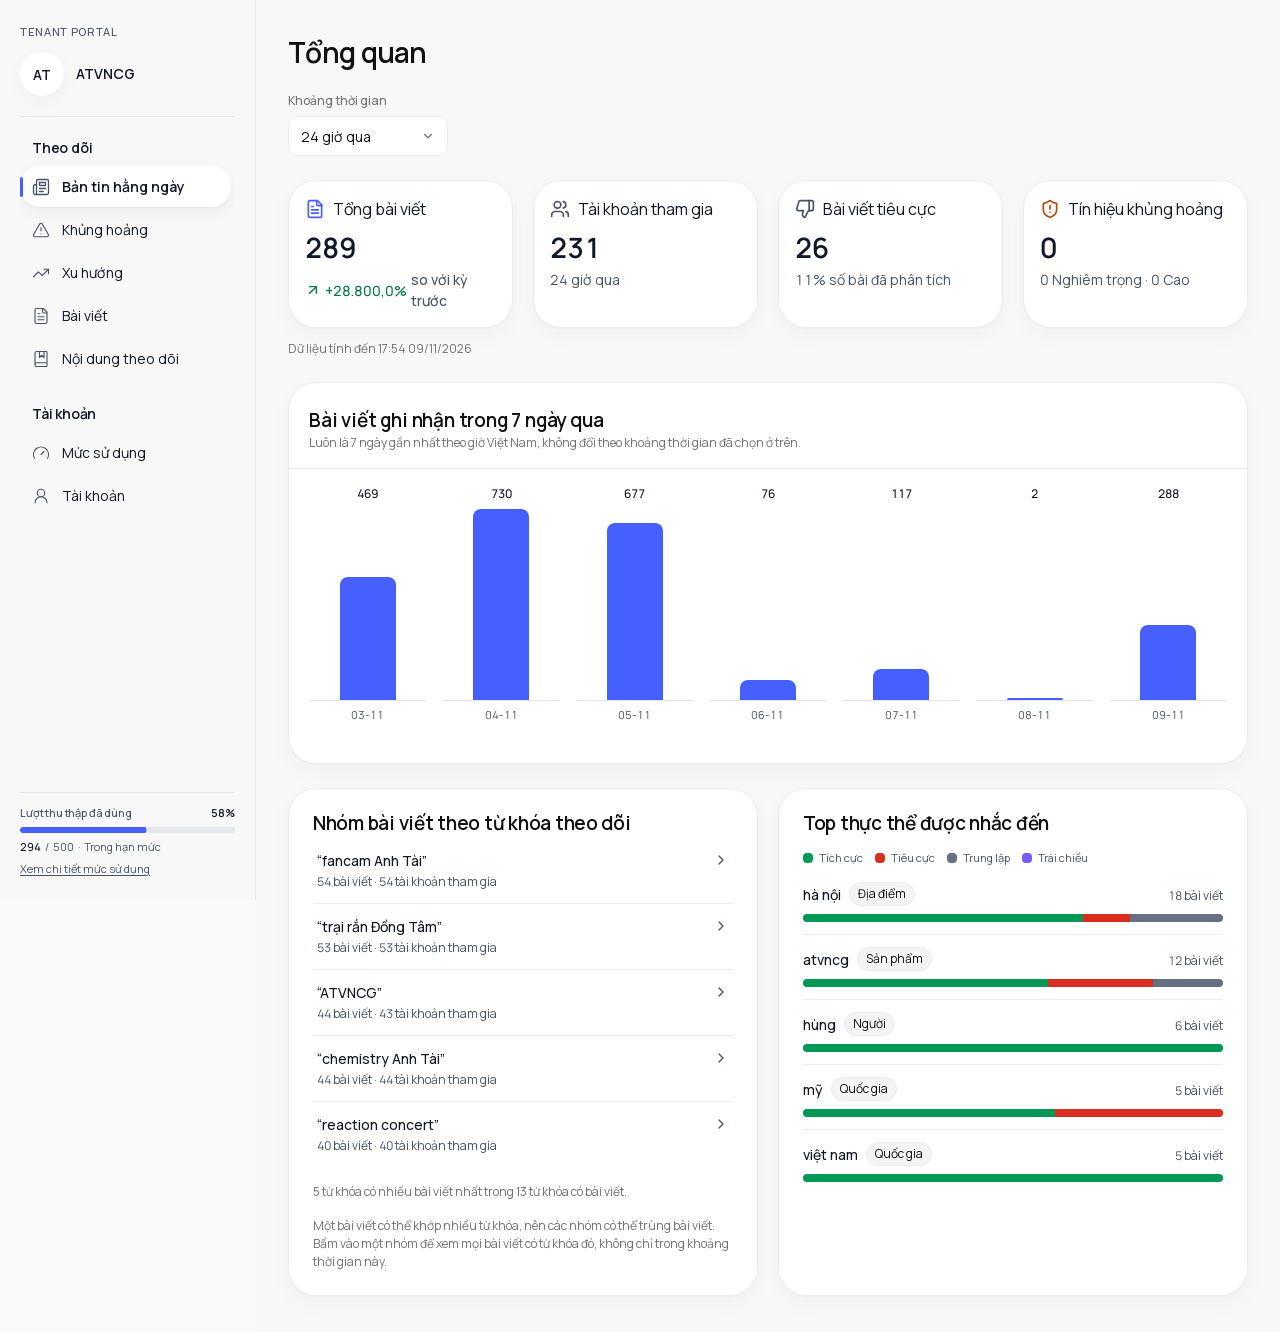
<file: index.html>
<!doctype html>
<html lang="vi">
  <head>
    <meta charset="UTF-8" />
    <meta name="viewport" content="width=device-width, initial-scale=1.0, viewport-fit=cover" />
    <!--
      The literal fallback MUST equal PORTAL_TITLE_FALLBACK in src/lib/portal-config.ts, so the first
      paint never exposes an unresolved environment placeholder (PRD §7.1). A custom
      VITE_PORTAL_TITLE replaces it as soon as the bundle boots.
    -->
    <title>Tenant Portal</title>
    <script type="module" crossorigin src="./assets/index-B2sQ_v7l.js"></script>
    <link rel="stylesheet" crossorigin href="./assets/index-H2o76yM2.css">
  </head>
  <body>
    <div id="root"></div>
  </body>
</html>
</file>
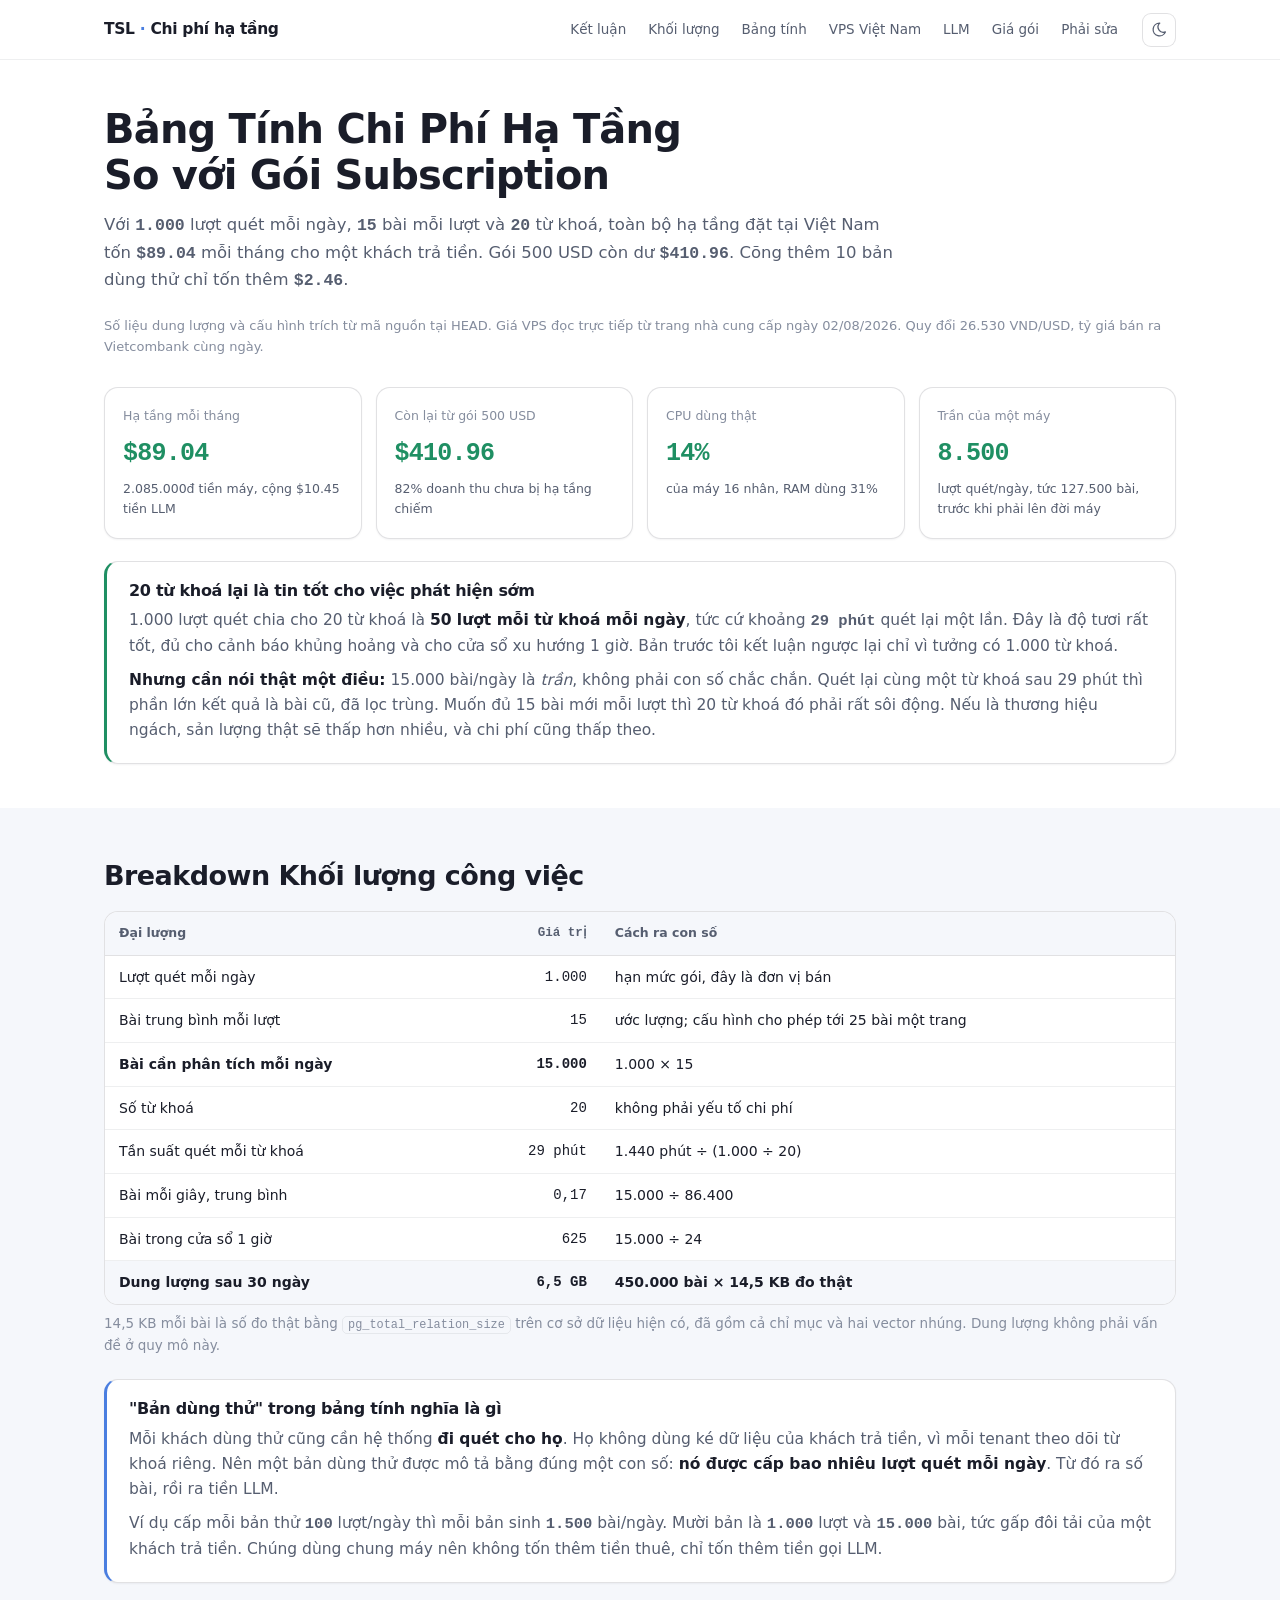
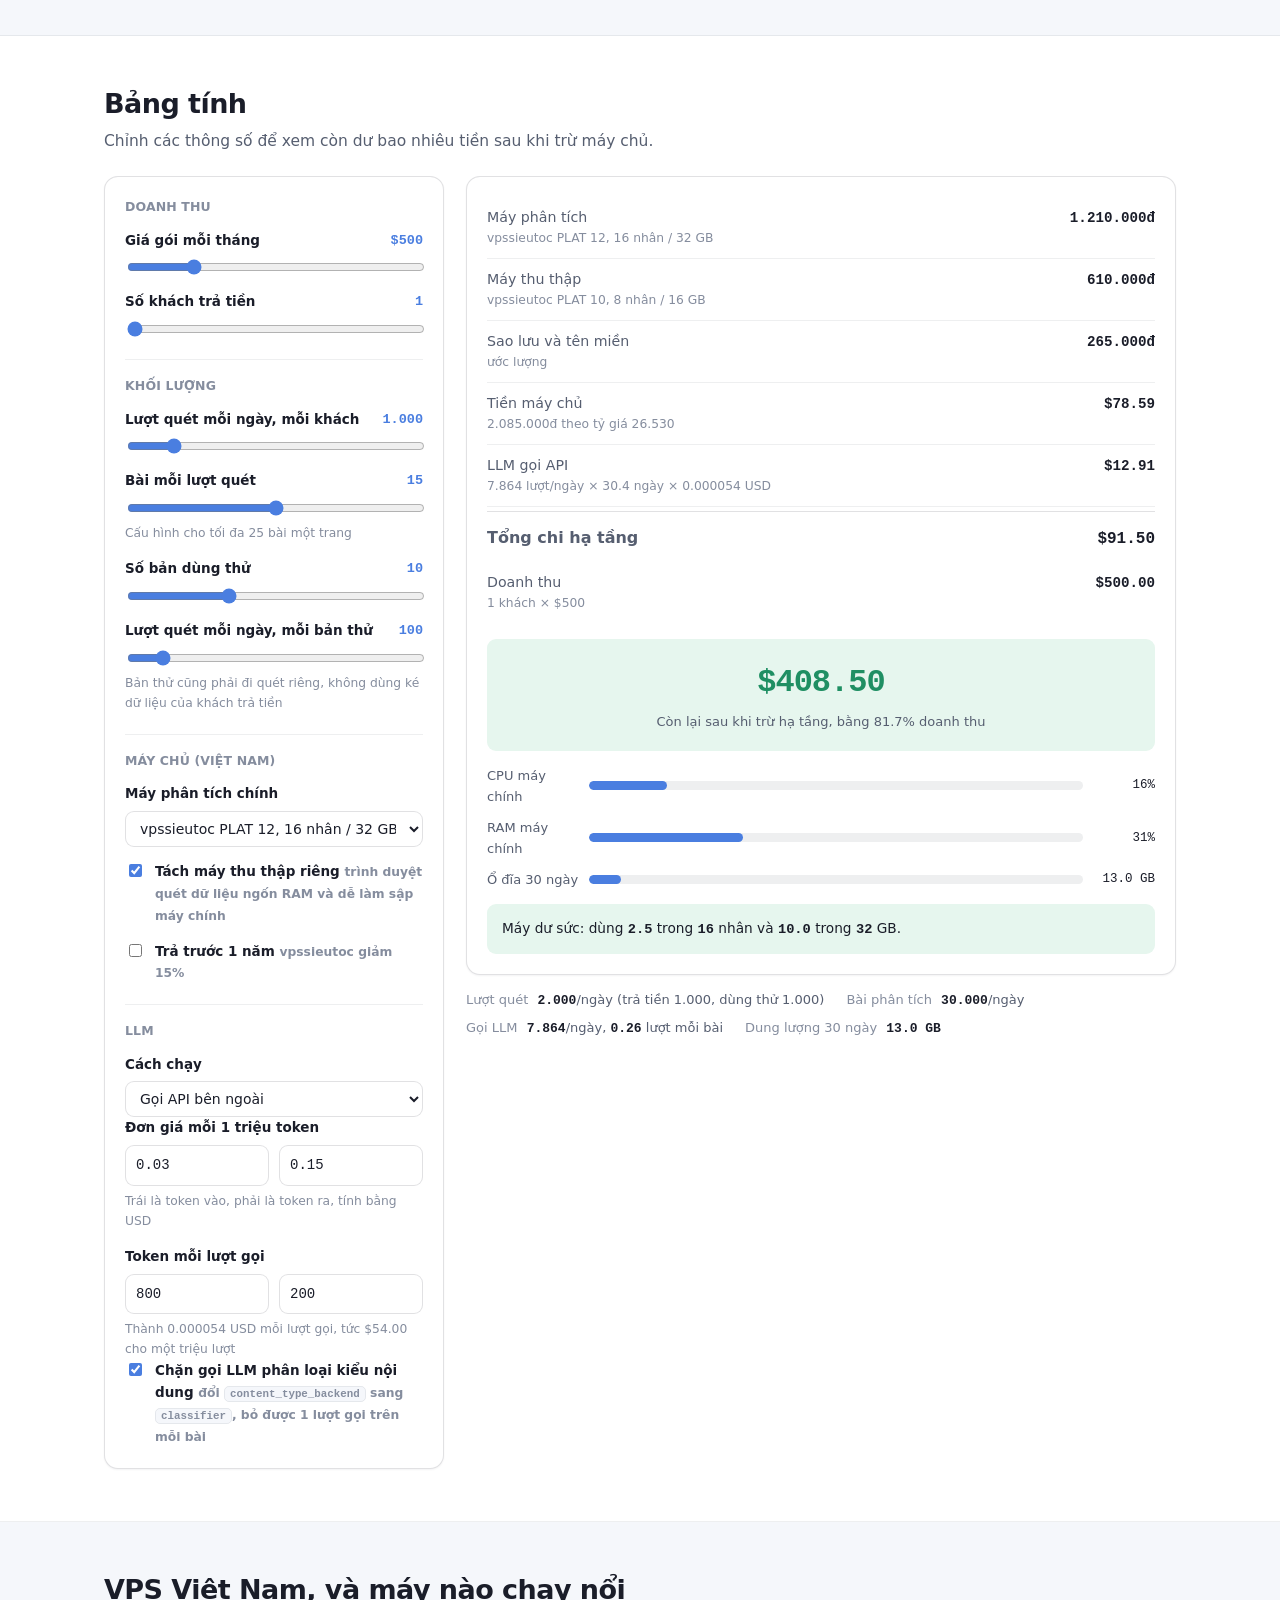
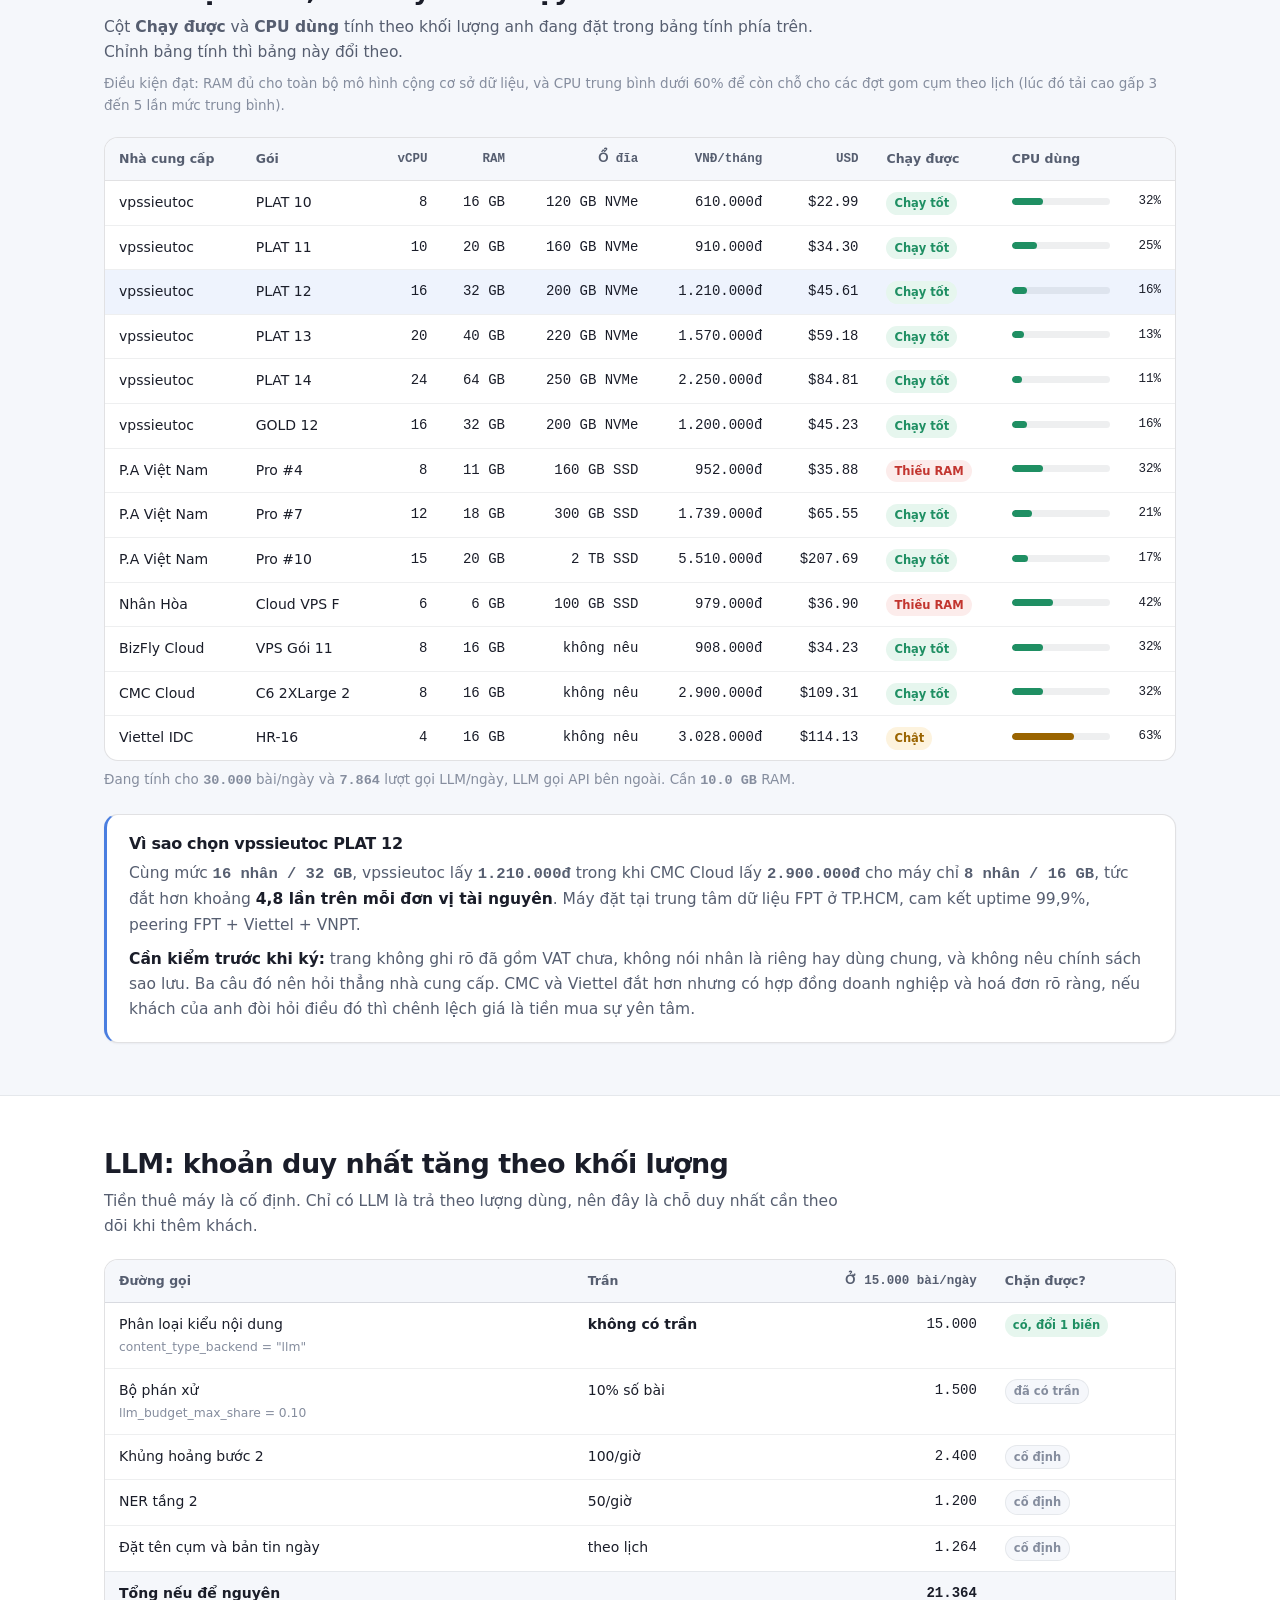
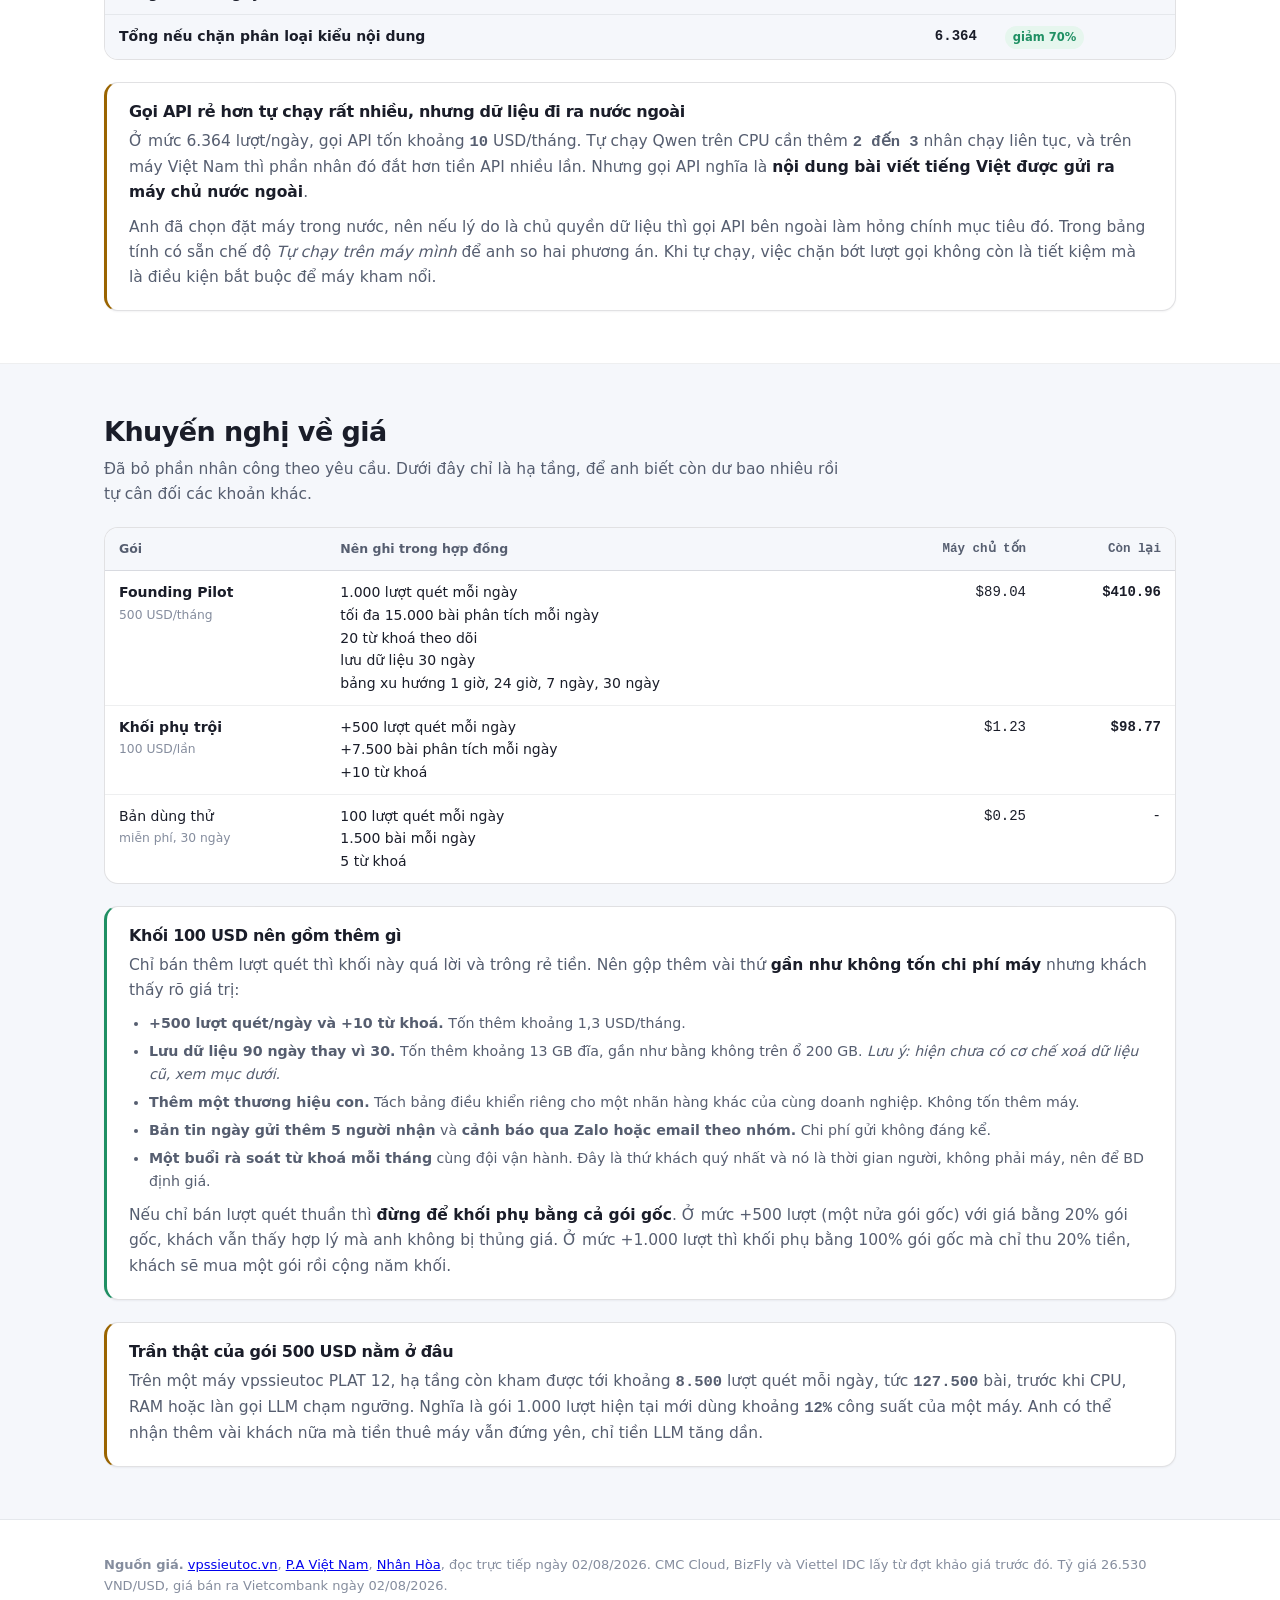
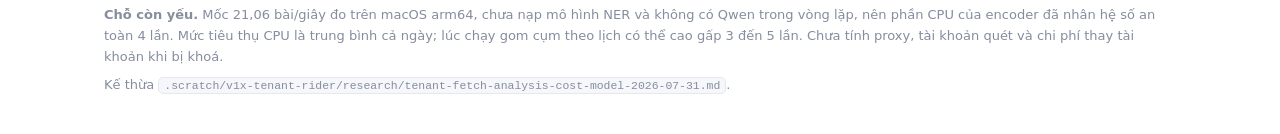
<file: pricing.html>
<!doctype html>
<html lang="vi" data-theme="light">
<head>
<meta charset="utf-8" />
<meta name="viewport" content="width=device-width, initial-scale=1" />
<title>TSL - Chi phí hạ tầng và định giá gói</title>
<meta name="description" content="Chi phí máy chủ Việt Nam cho gói 500 USD: 1.000 lượt quét mỗi ngày, 15.000 bài phân tích, và bảng tính để tự thử phương án." />
<script>
  (function () {
    var s = null; try { s = localStorage.getItem("tsl-cost-theme"); } catch (e) {}
    var d = s ? s === "dark" : window.matchMedia && window.matchMedia("(prefers-color-scheme: dark)").matches;
    document.documentElement.setAttribute("data-theme", d ? "dark" : "light");
  })();
</script>
<style>
/* ═══════════════════════════════════════════════════════════════════════
   Tài liệu nội bộ: chi phí máy chủ + quyết định giá gói.
   Bảng tính là chính, nên chữ số dùng font mono và gần như không có hiệu ứng.

   BÁN KÍNH GÓC (một hệ): thẻ 14px · nút và ô nhập 9px · nhãn tròn hết · mã 5px
   ═══════════════════════════════════════════════════════════════════════ */
:root {
  --accent: #4a7ee0; --accent-soft: #6a9cfd; --accent-bg: #ebf2ff;
  --bg: #ffffff; --bg-sub: #f5f7fb; --surface: #ffffff; --surface-2: #f5f7fb;
  --text: #1a1d29; --text-sub: #565e70; --text-faint: #858d9e;
  --border: rgba(26,29,41,.13); --border-soft: rgba(26,29,41,.07);
  --good: #1f8f63; --good-bg: #e6f6ee;
  --warn: #9a6400; --warn-bg: #fdf3de;
  --bad: #c2352f; --bad-bg: #fceceb;
  --r-card: 14px; --r-ctl: 9px;
  --font: ui-sans-serif, -apple-system, "SF Pro Text", "Segoe UI", system-ui, "Helvetica Neue", Arial, sans-serif;
  --mono: ui-monospace, "SF Mono", "JetBrains Mono", Menlo, Consolas, monospace;
  --shadow: 0 1px 2px rgba(26,29,41,.05);
  --shadow-lg: 0 18px 40px -18px rgba(30,45,90,.22);
}
[data-theme="dark"] {
  --accent: #7fabff; --accent-soft: #a8c8ff; --accent-bg: #1a2438;
  --bg: #101219; --bg-sub: #0b0d13; --surface: #171a24; --surface-2: #1e2230;
  --text: #e7eaf2; --text-sub: #a4adbf; --text-faint: #7a8395;
  --border: rgba(255,255,255,.13); --border-soft: rgba(255,255,255,.07);
  --good: #55cf9b; --good-bg: #143026;
  --warn: #eab760; --warn-bg: #322810;
  --bad: #f28b86; --bad-bg: #3a1e1e;
  --shadow: 0 1px 2px rgba(0,0,0,.45);
  --shadow-lg: 0 18px 40px -18px rgba(0,0,0,.7);
}
* { box-sizing: border-box; }
[hidden] { display: none !important; }
html { -webkit-text-size-adjust: 100%; scroll-behavior: smooth; }
body { margin: 0; background: var(--bg); color: var(--text); font-family: var(--font);
       font-size: 15.5px; line-height: 1.62; -webkit-font-smoothing: antialiased; }
h1,h2,h3 { margin: 0; letter-spacing: -.02em; line-height: 1.15; font-weight: 640; }
p { margin: 0; }
section[id] { scroll-margin-top: 84px; }
.wrap { max-width: 1120px; margin: 0 auto; padding-inline: 24px; }
@media (max-width: 640px) { .wrap { padding-inline: 15px; } body { font-size: 15px; } }
.num { font-family: var(--mono); font-variant-numeric: tabular-nums; }
code { font-family: var(--mono); font-size: .88em; background: var(--surface-2);
       border: 1px solid var(--border-soft); padding: 1px 5px; border-radius: 5px;
       overflow-wrap: anywhere; }

.bar { position: sticky; top: 0; z-index: 30; height: 60px; display: flex; align-items: center;
       background: color-mix(in srgb, var(--bg) 88%, transparent);
       backdrop-filter: blur(10px) saturate(160%); -webkit-backdrop-filter: blur(10px) saturate(160%);
       border-bottom: 1px solid var(--border-soft); }
.bar .wrap { display: flex; align-items: center; gap: 14px; width: 100%; }
.mark { font-weight: 680; letter-spacing: -.02em; white-space: nowrap; }
.mark b { color: var(--accent); }
.bar nav { display: flex; gap: 2px; margin-left: auto; }
.bar nav a { color: var(--text-sub); text-decoration: none; font-size: 13.5px;
             padding: 6px 10px; border-radius: var(--r-ctl); white-space: nowrap; }
.bar nav a:hover { background: var(--surface-2); color: var(--text); }
@media (max-width: 900px) { .bar nav { display: none; } }
.tbtn { width: 34px; height: 34px; flex: none; display: grid; place-items: center; cursor: pointer;
        border: 1px solid var(--border); border-radius: var(--r-ctl); background: var(--surface);
        color: var(--text-sub); margin-left: auto; }
.bar nav + .tbtn { margin-left: 0; }
.tbtn:hover { background: var(--surface-2); color: var(--text); }

.sec { padding: 52px 0; border-bottom: 1px solid var(--border-soft); }
.sec.tint { background: var(--bg-sub); }
.sec > .wrap > h2 { font-size: clamp(21px, 2.6vw, 27px); }
.lede { margin-top: 10px; color: var(--text-sub); max-width: 76ch; }
.head-note { margin-top: 8px; font-size: 13.5px; color: var(--text-faint); }
.hero { padding: 46px 0 44px; }
.hero h1 { font-size: clamp(27px, 3.9vw, 40px); max-width: 22ch; }
.hero .lede { font-size: 16.5px; margin-top: 14px; }
.stamp { font-size: 13px; color: var(--text-faint); margin-top: 20px; }

.kpis { margin-top: 30px; display: grid; grid-template-columns: repeat(4,1fr); gap: 14px; }
@media (max-width: 900px) { .kpis { grid-template-columns: repeat(2,1fr); } }
@media (max-width: 520px) { .kpis { grid-template-columns: 1fr; } }
.kpi { background: var(--surface); border: 1px solid var(--border); border-radius: var(--r-card);
       padding: 18px; box-shadow: var(--shadow); }
.kpi .k { font-size: 12.5px; color: var(--text-faint); }
.kpi .v { font-family: var(--mono); font-size: 25px; font-weight: 620; margin-top: 7px;
          letter-spacing: -.03em; font-variant-numeric: tabular-nums; }
.kpi .s { font-size: 12.5px; color: var(--text-sub); margin-top: 5px; }
.kpi.ok .v { color: var(--good); } .kpi.no .v { color: var(--bad); } .kpi.mid .v { color: var(--warn); }

.call { border: 1px solid var(--border); border-left: 3px solid var(--accent); border-radius: var(--r-card);
        background: var(--surface); padding: 20px 22px; margin-top: 22px; box-shadow: var(--shadow); }
.call.good { border-left-color: var(--good); }
.call.warn { border-left-color: var(--warn); }
.call.bad { border-left-color: var(--bad); }
.call h3 { font-size: 16px; }
.call p { margin-top: 8px; color: var(--text-sub); }
.call p strong { color: var(--text); font-weight: 620; }

.tw { margin-top: 20px; overflow-x: auto; border: 1px solid var(--border);
      border-radius: var(--r-card); background: var(--surface); }
table { border-collapse: collapse; width: 100%; min-width: 640px; font-size: 14px; }
thead th { text-align: left; padding: 11px 14px; font-weight: 600; font-size: 12.5px; color: var(--text-sub);
           background: var(--surface-2); border-bottom: 1px solid var(--border); white-space: nowrap; }
tbody td { padding: 10px 14px; border-bottom: 1px solid var(--border-soft); vertical-align: top; }
tbody tr:last-child td { border-bottom: 0; }
tbody tr:hover { background: var(--surface-2); }
td.n, th.n { text-align: right; font-family: var(--mono); font-variant-numeric: tabular-nums; white-space: nowrap; }
tbody tr.sum { background: var(--surface-2); font-weight: 620; }
tbody tr.sum td { border-top: 1px solid var(--border); }
tbody tr.pick { background: color-mix(in srgb, var(--accent) 9%, transparent); }
tbody tr.pick:hover { background: color-mix(in srgb, var(--accent) 14%, transparent); }
.sub { display: block; font-size: 12.3px; color: var(--text-faint); font-family: var(--font); margin-top: 2px; }
.tag { display: inline-block; padding: 2px 8px; border-radius: 999px; font-size: 11.5px; font-weight: 560; white-space: nowrap; }
.tag.ok { background: var(--good-bg); color: var(--good); }
.tag.no { background: var(--bad-bg); color: var(--bad); }
.tag.mid { background: var(--warn-bg); color: var(--warn); }
.tag.est { background: var(--surface-2); color: var(--text-faint); border: 1px solid var(--border-soft); }

/* thanh phần trăm CPU trong bảng */
.meter { display: flex; align-items: center; gap: 9px; min-width: 132px; }
.meter .track { flex: 1; height: 7px; border-radius: 999px; background: var(--border-soft); overflow: hidden; }
.meter .fill { display: block; height: 100%; border-radius: 999px; background: var(--good); }
.meter .fill.mid { background: var(--warn); } .meter .fill.no { background: var(--bad); }
.meter .pc { font-family: var(--mono); font-size: 12.5px; width: 42px; text-align: right; }

/* ── bảng tính ─────────────────────────────────────────────────────── */
.calc { margin-top: 22px; display: grid; grid-template-columns: 340px 1fr; gap: 22px; align-items: start; }
@media (max-width: 940px) { .calc { grid-template-columns: 1fr; } }
.panel { background: var(--surface); border: 1px solid var(--border); border-radius: var(--r-card);
         padding: 20px; box-shadow: var(--shadow); }
.grp { margin-top: 20px; padding-top: 16px; border-top: 1px solid var(--border-soft); }
.grp:first-child { margin-top: 0; padding-top: 0; border-top: 0; }
.grp > h4 { margin: 0 0 12px; font-size: 12.5px; font-weight: 640; color: var(--text-faint);
            letter-spacing: .01em; }
.fld { display: grid; gap: 6px; }
.fld + .fld { margin-top: 14px; }
.fld label { font-size: 13.5px; font-weight: 560; display: flex; justify-content: space-between; gap: 10px; }
.fld label output { font-family: var(--mono); color: var(--accent); font-weight: 620; }
.fld .hint { font-size: 12.3px; color: var(--text-faint); }
input[type="range"] { width: 100%; accent-color: var(--accent); }
select, input[type="number"] { width: 100%; padding: 8px 10px; font: inherit; font-size: 14px;
  color: var(--text); background: var(--bg); border: 1px solid var(--border); border-radius: var(--r-ctl); }
input[type="number"] { font-family: var(--mono); }
select:focus, input:focus { outline: none; border-color: var(--accent);
  box-shadow: 0 0 0 3px color-mix(in srgb, var(--accent) 26%, transparent); }
.pair { display: grid; grid-template-columns: 1fr 1fr; gap: 10px; }
.chk { display: flex; gap: 9px; align-items: flex-start; font-size: 13.5px; cursor: pointer; }
.chk input { margin-top: 3px; accent-color: var(--accent); flex: none; }

.outrow { display: grid; grid-template-columns: 1fr auto; gap: 14px; align-items: baseline;
          padding: 9px 0; border-bottom: 1px solid var(--border-soft); font-size: 14.2px; }
.outrow:last-of-type { border-bottom: 0; }
.outrow .lbl { color: var(--text-sub); }
.outrow .lbl i { font-style: normal; display: block; font-size: 12.3px; color: var(--text-faint); }
.outrow .val { font-family: var(--mono); font-variant-numeric: tabular-nums; font-weight: 560; }
.outrow.tot { border-top: 1px solid var(--border); border-bottom: 0; margin-top: 4px; padding-top: 13px;
              font-size: 16px; font-weight: 640; }
.left { margin-top: 16px; padding: 18px; border-radius: var(--r-ctl); text-align: center; }
.left.good { background: var(--good-bg); } .left.mid { background: var(--warn-bg); } .left.no { background: var(--bad-bg); }
.left .lv { font-family: var(--mono); font-size: 32px; font-weight: 660; letter-spacing: -.03em; }
.left.good .lv { color: var(--good); } .left.mid .lv { color: var(--warn); } .left.no .lv { color: var(--bad); }
.left .ls { font-size: 13px; color: var(--text-sub); margin-top: 3px; }
.verdict { margin-top: 14px; padding: 13px 15px; border-radius: var(--r-ctl); font-size: 13.7px; }
.verdict.ok { background: var(--good-bg); } .verdict.mid { background: var(--warn-bg); } .verdict.no { background: var(--bad-bg); }
.verdict b { font-family: var(--mono); }
.gauge { margin-top: 14px; display: grid; gap: 10px; }
.gauge .g { display: grid; grid-template-columns: 92px 1fr 62px; gap: 10px; align-items: center; font-size: 13px; }
.gauge .g .gl { color: var(--text-sub); }
.gauge .g .gt { height: 9px; border-radius: 999px; background: var(--border-soft); overflow: hidden; }
.gauge .g .gf { display: block; height: 100%; border-radius: 999px; background: var(--accent); }
.gauge .g .gf.mid { background: var(--warn); } .gauge .g .gf.no { background: var(--bad); }
.gauge .g .gv { font-family: var(--mono); font-size: 12.5px; text-align: right; }
#volnote { display: flex; flex-wrap: wrap; gap: 6px 22px; margin-top: 14px; }
#volnote span { font-size: 13px; color: var(--text-sub); }
#volnote i { font-style: normal; color: var(--text-faint); margin-right: 5px; }
#volnote b { font-family: var(--mono); color: var(--text); }

.blk { margin-top: 18px; display: grid; gap: 12px; }
.blkitem { border: 1px solid var(--border); border-radius: var(--r-card); background: var(--surface); padding: 17px 19px; }
.blkitem .top { display: flex; gap: 11px; align-items: baseline; flex-wrap: wrap; }
.blkitem .top h3 { font-size: 15.5px; }
.blkitem p { margin-top: 7px; color: var(--text-sub); font-size: 14.2px; }
.blkitem .src { margin-top: 8px; font-family: var(--mono); font-size: 12.2px; color: var(--text-faint); }
ul.tight { margin: 9px 0 0; padding-left: 20px; color: var(--text-sub); font-size: 14.2px; }
ul.tight li { margin-top: 5px; }
.foot { padding: 34px 0 50px; color: var(--text-faint); font-size: 13px; }
.foot p + p { margin-top: 7px; }
@media (prefers-reduced-motion: reduce) { html { scroll-behavior: auto; }
  *,*::before,*::after { transition-duration:.001ms !important; animation-duration:.001ms !important; } }
</style>
</head>
<body>

<header class="bar">
  <div class="wrap">
    <span class="mark">TSL <b>·</b> Chi phí hạ tầng</span>
    <nav>
      <a href="#ketluan">Kết luận</a>
      <a href="#khoiluong">Khối lượng</a>
      <a href="#tinh">Bảng tính</a>
      <a href="#vps">VPS Việt Nam</a>
      <a href="#llm">LLM</a>
      <a href="#gia">Giá gói</a>
      <a href="#chan">Phải sửa</a>
    </nav>
    <button class="tbtn" id="tbtn" type="button" aria-label="Đổi nền sáng tối">
      <svg width="17" height="17" viewBox="0 0 24 24" fill="none" stroke="currentColor" stroke-width="1.8"
           stroke-linecap="round" stroke-linejoin="round"><path id="tico" d="M12 3h.393a7.5 7.5 0 0 0 7.92 12.446a9 9 0 1 1-8.313-12.454z"/></svg>
    </button>
  </div>
</header>

<!-- ══════════ Kết luận ══════════ -->
<section class="hero" id="ketluan">
  <div class="wrap">
    <h1>Bảng Tính Chi Phí Hạ Tầng So với Gói Subscription</h1>
    <p class="lede">
      Với <b class="num">1.000</b> lượt quét mỗi ngày, <b class="num">15</b> bài mỗi lượt và
      <b class="num">20</b> từ khoá, toàn bộ hạ tầng đặt tại Việt Nam tốn
      <b class="num" id="h-total">-</b> mỗi tháng cho một khách trả tiền.
      Gói 500 USD còn dư <b class="num" id="h-left">-</b>.
      Cõng thêm 10 bản dùng thử chỉ tốn thêm <b class="num" id="h-trial">-</b>.
    </p>
    <p class="stamp">
      Số liệu dung lượng và cấu hình trích từ mã nguồn tại HEAD. Giá VPS đọc trực tiếp từ trang
      nhà cung cấp ngày 02/08/2026. Quy đổi 26.530 VND/USD, tỷ giá bán ra Vietcombank cùng ngày.
    </p>

    <!-- Bốn ô này do JS điền từ CÙNG một hàm model() với bảng tính, để hai chỗ
         không bao giờ lệch số nhau. -->
    <div class="kpis">
      <div class="kpi ok">
        <div class="k">Hạ tầng mỗi tháng</div>
        <div class="v" id="k-total">-</div>
        <div class="s" id="k-total-s">-</div>
      </div>
      <div class="kpi ok">
        <div class="k">Còn lại từ gói 500 USD</div>
        <div class="v" id="k-left">-</div>
        <div class="s" id="k-left-s">-</div>
      </div>
      <div class="kpi ok">
        <div class="k">CPU dùng thật</div>
        <div class="v" id="k-cpu">-</div>
        <div class="s" id="k-cpu-s">-</div>
      </div>
      <div class="kpi ok">
        <div class="k">Trần của một máy</div>
        <div class="v" id="k-cap">-</div>
        <div class="s" id="k-cap-s">-</div>
      </div>
    </div>

    <div class="call good">
      <h3>20 từ khoá lại là tin tốt cho việc phát hiện sớm</h3>
      <p>
        1.000 lượt quét chia cho 20 từ khoá là <strong>50 lượt mỗi từ khoá mỗi ngày</strong>,
        tức cứ khoảng <b class="num">29 phút</b> quét lại một lần. Đây là độ tươi rất tốt,
        đủ cho cảnh báo khủng hoảng và cho cửa sổ xu hướng 1 giờ.
        Bản trước tôi kết luận ngược lại chỉ vì tưởng có 1.000 từ khoá.
      </p>
      <p style="margin-top:9px">
        <strong>Nhưng cần nói thật một điều:</strong> 15.000 bài/ngày là <em>trần</em>, không phải
        con số chắc chắn. Quét lại cùng một từ khoá sau 29 phút thì phần lớn kết quả là bài cũ,
        đã lọc trùng. Muốn đủ 15 bài mới mỗi lượt thì 20 từ khoá đó phải rất sôi động.
        Nếu là thương hiệu ngách, sản lượng thật sẽ thấp hơn nhiều, và chi phí cũng thấp theo.
      </p>
    </div>
  </div>
</section>

<!-- ══════════ Khối lượng ══════════ -->
<section class="sec tint" id="khoiluong">
  <div class="wrap">
    <h2>Breakdown Khối lượng công việc</h2>
    <div class="tw">
      <table>
        <thead><tr><th>Đại lượng</th><th class="n">Giá trị</th><th>Cách ra con số</th></tr></thead>
        <tbody>
          <tr><td>Lượt quét mỗi ngày</td><td class="n">1.000</td><td>hạn mức gói, đây là đơn vị bán</td></tr>
          <tr><td>Bài trung bình mỗi lượt</td><td class="n">15</td><td>ước lượng; cấu hình cho phép tới 25 bài một trang</td></tr>
          <tr><td><b>Bài cần phân tích mỗi ngày</b></td><td class="n"><b>15.000</b></td><td>1.000 × 15</td></tr>
          <tr><td>Số từ khoá</td><td class="n">20</td><td>không phải yếu tố chi phí</td></tr>
          <tr><td>Tần suất quét mỗi từ khoá</td><td class="n">29 phút</td><td>1.440 phút ÷ (1.000 ÷ 20)</td></tr>
          <tr><td>Bài mỗi giây, trung bình</td><td class="n">0,17</td><td>15.000 ÷ 86.400</td></tr>
          <tr><td>Bài trong cửa sổ 1 giờ</td><td class="n">625</td><td>15.000 ÷ 24</td></tr>
          <tr class="sum"><td>Dung lượng sau 30 ngày</td><td class="n">6,5 GB</td><td>450.000 bài × 14,5 KB đo thật</td></tr>
        </tbody>
      </table>
    </div>
    <p class="head-note">
      14,5 KB mỗi bài là số đo thật bằng <code>pg_total_relation_size</code> trên cơ sở dữ liệu hiện có,
      đã gồm cả chỉ mục và hai vector nhúng. Dung lượng không phải vấn đề ở quy mô này.
    </p>

    <div class="call">
      <h3>"Bản dùng thử" trong bảng tính nghĩa là gì</h3>
      <p>
        Mỗi khách dùng thử cũng cần hệ thống <strong>đi quét cho họ</strong>. Họ không dùng ké dữ liệu
        của khách trả tiền, vì mỗi tenant theo dõi từ khoá riêng. Nên một bản dùng thử được mô tả bằng
        đúng một con số: <strong>nó được cấp bao nhiêu lượt quét mỗi ngày</strong>. Từ đó ra số bài,
        rồi ra tiền LLM.
      </p>
      <p style="margin-top:9px">
        Ví dụ cấp mỗi bản thử <b class="num">100</b> lượt/ngày thì mỗi bản sinh
        <b class="num">1.500</b> bài/ngày. Mười bản là <b class="num">1.000</b> lượt và
        <b class="num">15.000</b> bài, tức gấp đôi tải của một khách trả tiền.
        Chúng dùng chung máy nên không tốn thêm tiền thuê, chỉ tốn thêm tiền gọi LLM.
      </p>
    </div>
  </div>
</section>

<!-- ══════════ Bảng tính ══════════ -->
<section class="sec" id="tinh">
  <div class="wrap">
    <h2>Bảng tính</h2>
    <p class="lede">Chỉnh các thông số để xem còn dư bao nhiêu tiền sau khi trừ máy chủ.</p>

    <div class="calc">
      <div class="panel">
        <div class="grp">
          <h4>DOANH THU</h4>
          <div class="fld">
            <label for="i-price">Giá gói mỗi tháng <output id="o-price">$500</output></label>
            <input id="i-price" type="range" min="100" max="2000" step="50" value="500" />
          </div>
          <div class="fld">
            <label for="i-paid">Số khách trả tiền <output id="o-paid">1</output></label>
            <input id="i-paid" type="range" min="1" max="10" step="1" value="1" />
          </div>
        </div>

        <div class="grp">
          <h4>KHỐI LƯỢNG</h4>
          <div class="fld">
            <label for="i-scans">Lượt quét mỗi ngày, mỗi khách <output id="o-scans">1.000</output></label>
            <input id="i-scans" type="range" min="200" max="6000" step="100" value="1000" />
          </div>
          <div class="fld">
            <label for="i-per">Bài mỗi lượt quét <output id="o-per">15</output></label>
            <input id="i-per" type="range" min="5" max="25" step="1" value="15" />
            <span class="hint">Cấu hình cho tối đa 25 bài một trang</span>
          </div>
          <div class="fld">
            <label for="i-trials">Số bản dùng thử <output id="o-trials">10</output></label>
            <input id="i-trials" type="range" min="0" max="30" step="1" value="10" />
          </div>
          <div class="fld">
            <label for="i-tscans">Lượt quét mỗi ngày, mỗi bản thử <output id="o-tscans">100</output></label>
            <input id="i-tscans" type="range" min="0" max="1000" step="50" value="100" />
            <span class="hint">Bản thử cũng phải đi quét riêng, không dùng ké dữ liệu của khách trả tiền</span>
          </div>
        </div>

        <div class="grp">
          <h4>MÁY CHỦ (VIỆT NAM)</h4>
          <div class="fld">
            <label for="i-box">Máy phân tích chính</label>
            <select id="i-box"></select>
          </div>
          <div class="fld">
            <label class="chk"><input type="checkbox" id="i-collector" checked />
              <span>Tách máy thu thập riêng <span class="hint">trình duyệt quét dữ liệu ngốn RAM và dễ làm sập máy chính</span></span></label>
          </div>
          <div class="fld">
            <label class="chk"><input type="checkbox" id="i-annual" />
              <span>Trả trước 1 năm <span class="hint">vpssieutoc giảm 15%</span></span></label>
          </div>
        </div>

        <div class="grp">
          <h4>LLM</h4>
          <div class="fld">
            <label for="i-llmmode">Cách chạy</label>
            <select id="i-llmmode">
              <option value="api" selected>Gọi API bên ngoài</option>
              <option value="local">Tự chạy trên máy mình</option>
            </select>
          </div>
          <div id="apifields">
            <div class="fld"><label>Đơn giá mỗi 1 triệu token</label>
              <div class="pair">
                <input id="i-pin" type="number" min="0" step="0.01" value="0.03" aria-label="Đơn giá token vào" />
                <input id="i-pout" type="number" min="0" step="0.01" value="0.15" aria-label="Đơn giá token ra" />
              </div>
              <span class="hint">Trái là token vào, phải là token ra, tính bằng USD</span>
            </div>
            <div class="fld"><label>Token mỗi lượt gọi</label>
              <div class="pair">
                <input id="i-tin" type="number" min="1" step="50" value="800" aria-label="Token vào mỗi lượt" />
                <input id="i-tout" type="number" min="1" step="50" value="200" aria-label="Token ra mỗi lượt" />
              </div>
              <span class="hint" id="percall"></span>
            </div>
          </div>
          <div class="fld">
            <label class="chk"><input type="checkbox" id="i-gate" checked />
              <span>Chặn gọi LLM phân loại kiểu nội dung
                <span class="hint">đổi <code>content_type_backend</code> sang <code>classifier</code>, bỏ được 1 lượt gọi trên mỗi bài</span></span></label>
          </div>
        </div>
      </div>

      <div>
        <div class="panel">
          <div id="out"></div>
          <div class="left" id="leftbox">
            <div class="lv" id="leftval">-</div>
            <div class="ls" id="leftsub">-</div>
          </div>
          <div class="gauge" id="gauge"></div>
          <div class="verdict" id="verdict"></div>
        </div>
        <p id="volnote"></p>
      </div>
    </div>
  </div>
</section>

<!-- ══════════ VPS ══════════ -->
<section class="sec tint" id="vps">
  <div class="wrap">
    <h2>VPS Việt Nam, và máy nào chạy nổi</h2>
    <p class="lede">
      Cột <b>Chạy được</b> và <b>CPU dùng</b> tính theo khối lượng anh đang đặt trong bảng tính phía trên.
      Chỉnh bảng tính thì bảng này đổi theo.
    </p>
    <p class="head-note">
      Điều kiện đạt: RAM đủ cho toàn bộ mô hình cộng cơ sở dữ liệu, và CPU trung bình dưới 60% để còn
      chỗ cho các đợt gom cụm theo lịch (lúc đó tải cao gấp 3 đến 5 lần mức trung bình).
    </p>

    <div class="tw">
      <table>
        <thead>
          <tr>
            <th>Nhà cung cấp</th><th>Gói</th><th class="n">vCPU</th><th class="n">RAM</th><th class="n">Ổ đĩa</th>
            <th class="n">VNĐ/tháng</th><th class="n">USD</th><th>Chạy được</th><th>CPU dùng</th>
          </tr>
        </thead>
        <tbody id="vpsbody"></tbody>
      </table>
    </div>
    <p class="head-note" id="vpsnote"></p>

    <div class="call">
      <h3>Vì sao chọn vpssieutoc PLAT 12</h3>
      <p>
        Cùng mức <b class="num">16 nhân / 32 GB</b>, vpssieutoc lấy <b class="num">1.210.000đ</b>
        trong khi CMC Cloud lấy <b class="num">2.900.000đ</b> cho máy chỉ <b class="num">8 nhân / 16 GB</b>,
        tức đắt hơn khoảng <strong>4,8 lần trên mỗi đơn vị tài nguyên</strong>. Máy đặt tại
        trung tâm dữ liệu FPT ở TP.HCM, cam kết uptime 99,9%, peering FPT + Viettel + VNPT.
      </p>
      <p style="margin-top:9px">
        <strong>Cần kiểm trước khi ký:</strong> trang không ghi rõ đã gồm VAT chưa, không nói nhân là
        riêng hay dùng chung, và không nêu chính sách sao lưu. Ba câu đó nên hỏi thẳng nhà cung cấp.
        CMC và Viettel đắt hơn nhưng có hợp đồng doanh nghiệp và hoá đơn rõ ràng, nếu khách của anh
        đòi hỏi điều đó thì chênh lệch giá là tiền mua sự yên tâm.
      </p>
    </div>
  </div>
</section>

<!-- ══════════ LLM ══════════ -->
<section class="sec" id="llm">
  <div class="wrap">
    <h2>LLM: khoản duy nhất tăng theo khối lượng</h2>
    <p class="lede">
      Tiền thuê máy là cố định. Chỉ có LLM là trả theo lượng dùng, nên đây là chỗ duy nhất
      cần theo dõi khi thêm khách.
    </p>

    <div class="tw">
      <table>
        <thead>
          <tr><th>Đường gọi</th><th>Trần</th><th class="n">Ở 15.000 bài/ngày</th><th>Chặn được?</th></tr>
        </thead>
        <tbody>
          <tr><td>Phân loại kiểu nội dung<span class="sub">content_type_backend = "llm"</span></td>
              <td><b>không có trần</b></td><td class="n">15.000</td><td><span class="tag ok">có, đổi 1 biến</span></td></tr>
          <tr><td>Bộ phán xử<span class="sub">llm_budget_max_share = 0.10</span></td>
              <td>10% số bài</td><td class="n">1.500</td><td><span class="tag est">đã có trần</span></td></tr>
          <tr><td>Khủng hoảng bước 2</td><td>100/giờ</td><td class="n">2.400</td><td><span class="tag est">cố định</span></td></tr>
          <tr><td>NER tầng 2</td><td>50/giờ</td><td class="n">1.200</td><td><span class="tag est">cố định</span></td></tr>
          <tr><td>Đặt tên cụm và bản tin ngày</td><td>theo lịch</td><td class="n">1.264</td><td><span class="tag est">cố định</span></td></tr>
          <tr class="sum"><td>Tổng nếu để nguyên</td><td></td><td class="n">21.364</td><td></td></tr>
          <tr class="sum"><td>Tổng nếu chặn phân loại kiểu nội dung</td><td></td><td class="n">6.364</td>
              <td><span class="tag ok">giảm 70%</span></td></tr>
        </tbody>
      </table>
    </div>

    <div class="call warn">
      <h3>Gọi API rẻ hơn tự chạy rất nhiều, nhưng dữ liệu đi ra nước ngoài</h3>
      <p>
        Ở mức 6.364 lượt/ngày, gọi API tốn khoảng <b class="num">10</b> USD/tháng. Tự chạy Qwen trên CPU
        cần thêm <b class="num">2 đến 3</b> nhân chạy liên tục, và trên máy Việt Nam thì phần nhân đó
        đắt hơn tiền API nhiều lần. Nhưng gọi API nghĩa là <strong>nội dung bài viết tiếng Việt
        được gửi ra máy chủ nước ngoài</strong>.
      </p>
      <p style="margin-top:9px">
        Anh đã chọn đặt máy trong nước, nên nếu lý do là chủ quyền dữ liệu thì gọi API bên ngoài
        làm hỏng chính mục tiêu đó. Trong bảng tính có sẵn chế độ <em>Tự chạy trên máy mình</em>
        để anh so hai phương án. Khi tự chạy, việc chặn bớt lượt gọi không còn là tiết kiệm
        mà là điều kiện bắt buộc để máy kham nổi.
      </p>
    </div>
  </div>
</section>

<!-- ══════════ Giá gói ══════════ -->
<section class="sec tint" id="gia">
  <div class="wrap">
    <h2>Khuyến nghị về giá</h2>
    <p class="lede">
      Đã bỏ phần nhân công theo yêu cầu. Dưới đây chỉ là hạ tầng, để anh biết còn dư bao nhiêu
      rồi tự cân đối các khoản khác.
    </p>

    <div class="tw">
      <table>
        <thead>
          <tr><th>Gói</th><th>Nên ghi trong hợp đồng</th><th class="n">Máy chủ tốn</th><th class="n">Còn lại</th></tr>
        </thead>
        <tbody>
          <tr>
            <td><b>Founding Pilot</b><span class="sub">500 USD/tháng</span></td>
            <td>1.000 lượt quét mỗi ngày<br />tối đa 15.000 bài phân tích mỗi ngày<br />20 từ khoá theo dõi<br />lưu dữ liệu 30 ngày<br />bảng xu hướng 1 giờ, 24 giờ, 7 ngày, 30 ngày</td>
            <td class="n" id="p-base">-</td><td class="n"><b id="p-base-left">-</b></td>
          </tr>
          <tr>
            <td><b>Khối phụ trội</b><span class="sub">100 USD/lần</span></td>
            <td>+500 lượt quét mỗi ngày<br />+7.500 bài phân tích mỗi ngày<br />+10 từ khoá</td>
            <td class="n" id="p-block">-</td><td class="n"><b id="p-block-left">-</b></td>
          </tr>
          <tr>
            <td>Bản dùng thử<span class="sub">miễn phí, 30 ngày</span></td>
            <td>100 lượt quét mỗi ngày<br />1.500 bài mỗi ngày<br />5 từ khoá</td>
            <td class="n" id="p-trial">-</td><td class="n">-</td>
          </tr>
        </tbody>
      </table>
    </div>

    <div class="call good">
      <h3>Khối 100 USD nên gồm thêm gì</h3>
      <p>
        Chỉ bán thêm lượt quét thì khối này quá lời và trông rẻ tiền. Nên gộp thêm vài thứ
        <strong>gần như không tốn chi phí máy</strong> nhưng khách thấy rõ giá trị:
      </p>
      <ul class="tight">
        <li><b>+500 lượt quét/ngày và +10 từ khoá.</b> Tốn thêm khoảng 1,3 USD/tháng.</li>
        <li><b>Lưu dữ liệu 90 ngày thay vì 30.</b> Tốn thêm khoảng 13 GB đĩa, gần như bằng không
            trên ổ 200 GB. <em>Lưu ý: hiện chưa có cơ chế xoá dữ liệu cũ, xem mục dưới.</em></li>
        <li><b>Thêm một thương hiệu con.</b> Tách bảng điều khiển riêng cho một nhãn hàng khác
            của cùng doanh nghiệp. Không tốn thêm máy.</li>
        <li><b>Bản tin ngày gửi thêm 5 người nhận</b> và <b>cảnh báo qua Zalo hoặc email theo nhóm.</b>
            Chi phí gửi không đáng kể.</li>
        <li><b>Một buổi rà soát từ khoá mỗi tháng</b> cùng đội vận hành. Đây là thứ khách quý nhất
            và nó là thời gian người, không phải máy, nên để BD định giá.</li>
      </ul>
      <p style="margin-top:10px">
        Nếu chỉ bán lượt quét thuần thì <strong>đừng để khối phụ bằng cả gói gốc</strong>.
        Ở mức +500 lượt (một nửa gói gốc) với giá bằng 20% gói gốc, khách vẫn thấy hợp lý mà anh
        không bị thủng giá. Ở mức +1.000 lượt thì khối phụ bằng 100% gói gốc mà chỉ thu 20% tiền,
        khách sẽ mua một gói rồi cộng năm khối.
      </p>
    </div>

    <div class="call warn">
      <h3>Trần thật của gói 500 USD nằm ở đâu</h3>
      <p>
        Trên một máy vpssieutoc PLAT 12, hạ tầng còn kham được tới khoảng
        <b class="num" id="c-cap">-</b> lượt quét mỗi ngày, tức <b class="num" id="c-cappost">-</b> bài,
        trước khi CPU, RAM hoặc làn gọi LLM chạm ngưỡng. Nghĩa là gói 1.000 lượt hiện tại mới dùng
        khoảng <b class="num" id="c-usepct">-</b> công suất của một máy.
        Anh có thể nhận thêm vài khách nữa mà tiền thuê máy vẫn đứng yên, chỉ tiền LLM tăng dần.
      </p>
    </div>
  </div>
</section>

<footer class="foot">
  <div class="wrap">
    <p><b>Nguồn giá.</b>
      <a href="https://vpssieutoc.vn/vps-platinum/">vpssieutoc.vn</a>,
      <a href="https://www.pavietnam.vn/vn/server/cloud-server-pro">P.A Việt Nam</a>,
      <a href="https://nhanhoa.com/may-chu/may-chu-ao-vps.html">Nhân Hòa</a>,
      đọc trực tiếp ngày 02/08/2026. CMC Cloud, BizFly và Viettel IDC lấy từ đợt khảo giá trước đó.
      Tỷ giá 26.530 VND/USD, giá bán ra Vietcombank ngày 02/08/2026.</p>
    <p><b>Chỗ còn yếu.</b> Mốc 21,06 bài/giây đo trên macOS arm64, chưa nạp mô hình NER và không có
      Qwen trong vòng lặp, nên phần CPU của encoder đã nhân hệ số an toàn 4 lần. Mức tiêu thụ CPU
      là trung bình cả ngày; lúc chạy gom cụm theo lịch có thể cao gấp 3 đến 5 lần.
      Chưa tính proxy, tài khoản quét và chi phí thay tài khoản khi bị khoá.</p>
    <p>Kế thừa <code>.scratch/v1x-tenant-rider/research/tenant-fetch-analysis-cost-model-2026-07-31.md</code>.</p>
  </div>
</footer>

<script>
"use strict";

/* ═══ HẰNG SỐ ════════════════════════════════════════════════════════════
   Mỗi con số đều truy được về một dòng mã nguồn hoặc một trang giá.       */
const FX = 26530;                 // VND/USD, giá bán Vietcombank 02/08/2026

const K = {
  crisisPerDay: 100 * 24,         // crisis_llm_budget_max_per_window = 100/giờ
  nerPerDay:    50 * 24,          // ner_llm_budget_max_per_window   = 50/giờ
  namingBrief:  1264,             // đặt tên cụm + bản tin ngày, theo lịch
  adjudShare:   0.10,             // llm_budget_max_share = 0.10
  secPerApiCall: 4.87,            // 0.45 chờ + 200/45.3 tok/s + 0.2 mạng
  daysPerMonth: 30.4,
  bytesPerPost: 14496.7,          // đo bằng pg_total_relation_size

  // CPU: nhân-giây cho mỗi bài ở phần encoder. Mốc đo 21,06 bài/giây giả định
  // 8 nhân => 0,38 nhân-giây; nhân 4 lần hệ số an toàn (Linux, NER, nhân chung).
  coreSecPerPost: 1.5,
  baseCores:      1.5,            // postgres + redis + api + collector + worker nhàn rỗi
  jobCores:       0.5,            // gom cụm và chấm điểm theo lịch, tính trung bình
  qwenSecPerCall: 8,              // ADR-0007: 3 đến 15 giây, lấy giữa
  qwenCoresPerLane: 4,

  // RAM (GB)
  baseRamGb:     6.2,             // đo thật: cả stack lúc nhàn rỗi
  pgHeadroomGb:  2.0,
  localLlmRamGb: 4.0,             // Qwen3-4B lượng tử hoá Q4
  fitKbPerDoc:   45,              // suy từ 40.000 tài liệu ≈ 1,8 GB ở chế độ mẫu
  fitSampleMax:  40000,           // cluster_fit_sample_max
};

/* Máy chủ Việt Nam. Giá VNĐ mỗi tháng, đọc trực tiếp ngày 02/08/2026. */
const BOXES = [
  { id:"plat10", prov:"vpssieutoc", plan:"PLAT 10", cpu:8,  ram:16, disk:"120 GB NVMe", vnd:610000 },
  { id:"plat11", prov:"vpssieutoc", plan:"PLAT 11", cpu:10, ram:20, disk:"160 GB NVMe", vnd:910000 },
  { id:"plat12", prov:"vpssieutoc", plan:"PLAT 12", cpu:16, ram:32, disk:"200 GB NVMe", vnd:1210000, pick:true },
  { id:"plat13", prov:"vpssieutoc", plan:"PLAT 13", cpu:20, ram:40, disk:"220 GB NVMe", vnd:1570000 },
  { id:"plat14", prov:"vpssieutoc", plan:"PLAT 14", cpu:24, ram:64, disk:"250 GB NVMe", vnd:2250000 },
  { id:"gold12", prov:"vpssieutoc", plan:"GOLD 12", cpu:16, ram:32, disk:"200 GB NVMe", vnd:1200000 },
  { id:"pa4",    prov:"P.A Việt Nam", plan:"Pro #4",  cpu:8,  ram:11, disk:"160 GB SSD", vnd:952000 },
  { id:"pa7",    prov:"P.A Việt Nam", plan:"Pro #7",  cpu:12, ram:18, disk:"300 GB SSD", vnd:1739000 },
  { id:"pa10",   prov:"P.A Việt Nam", plan:"Pro #10", cpu:15, ram:20, disk:"2 TB SSD",   vnd:5510000 },
  { id:"nhf",    prov:"Nhân Hòa",   plan:"Cloud VPS F", cpu:6, ram:6, disk:"100 GB SSD", vnd:979000 },
  { id:"bizfly", prov:"BizFly Cloud", plan:"VPS Gói 11", cpu:8, ram:16, disk:"không nêu", vnd:908000 },
  { id:"cmc",    prov:"CMC Cloud",  plan:"C6 2XLarge 2", cpu:8, ram:16, disk:"không nêu", vnd:2900000 },
  { id:"viettel",prov:"Viettel IDC",plan:"HR-16",   cpu:4,  ram:16, disk:"không nêu", vnd:3028000 },
];
const COLLECTOR_BOX = BOXES.find((b) => b.id === "plat10");   // 8 nhân / 16 GB
const BACKUP_VND = 265000;                                    // sao lưu + tên miền, ước lượng

const $ = (s) => document.querySelector(s);
const vn = new Intl.NumberFormat("vi-VN");
const usd = (n) => "$" + n.toLocaleString("en-US", { minimumFractionDigits: 2, maximumFractionDigits: 2 });
const dong = (n) => vn.format(Math.round(n)) + "đ";

function paintIcon() {
  const dark = document.documentElement.getAttribute("data-theme") === "dark";
  $("#tico").setAttribute("d", dark
    ? "M12 8a4 4 0 1 0 0 8a4 4 0 0 0 0-8zM12 2v2M12 20v2M4.9 4.9l1.4 1.4M17.7 17.7l1.4 1.4M2 12h2M20 12h2M4.9 19.1l1.4-1.4M17.7 6.3l1.4-1.4"
    : "M12 3h.393a7.5 7.5 0 0 0 7.92 12.446a9 9 0 1 1-8.313-12.454z");
}
paintIcon();
$("#tbtn").addEventListener("click", () => {
  const next = document.documentElement.getAttribute("data-theme") === "dark" ? "light" : "dark";
  document.documentElement.setAttribute("data-theme", next);
  try { localStorage.setItem("tsl-cost-theme", next); } catch (e) {}
  paintIcon();
});

/* ═══ MÔ HÌNH ════════════════════════════════════════════════════════════
   Chỗ dễ sai nhất: bốn đường LLM cuối có TRẦN THEO GIỜ nên không tăng theo
   khối lượng. Vì vậy số lượt gọi trên mỗi bài GIẢM khi khối lượng tăng, và
   không được dùng một hằng số "lượt gọi mỗi bài".                          */
function llmCallsPerDay(posts, gated) {
  const fixed = K.crisisPerDay + K.nerPerDay + K.namingBrief;
  return (gated ? 0 : posts) + posts * K.adjudShare + fixed;
}

/* RAM cần, tính theo GB. Cửa sổ 30 ngày là thứ quyết định phần gom cụm. */
function ramNeeded(posts, localLlm) {
  const corpus30 = posts * 30;
  const fitDocs = Math.min(corpus30, K.fitSampleMax);        // giả định đã bật lấy mẫu
  const fitGb = (fitDocs * K.fitKbPerDoc) / 1e6;
  return K.baseRamGb + K.pgHeadroomGb + fitGb + (localLlm ? K.localLlmRamGb : 0);
}

/* CPU cần, tính theo số nhân trung bình cả ngày. */
function coresNeeded(posts, calls, localLlm) {
  const encoder = (posts * K.coreSecPerPost) / 86400;
  const qwen = localLlm ? (calls * K.qwenSecPerCall * K.qwenCoresPerLane) / 86400 : 0;
  return { encoder, qwen, base: K.baseCores, job: K.jobCores,
           total: encoder + qwen + K.baseCores + K.jobCores };
}

function model(i) {
  const paidScans = i.paid * i.scans;
  const trialScans = i.trials * i.trialScans;
  const scans = paidScans + trialScans;
  const posts = scans * i.perScan;

  const calls = llmCallsPerDay(posts, i.gated);
  const local = i.llmMode === "local";

  const perCall = (i.tokIn / 1e6) * i.priceIn + (i.tokOut / 1e6) * i.priceOut;
  const llmUsd = local ? 0 : calls * K.daysPerMonth * perCall;

  const box = BOXES.find((b) => b.id === i.boxId) || BOXES[2];
  const disc = i.annual && box.prov === "vpssieutoc" ? 0.85 : 1;
  const collDisc = i.annual && COLLECTOR_BOX.prov === "vpssieutoc" ? 0.85 : 1;

  const boxVnd = box.vnd * disc;
  const collVnd = i.collector ? COLLECTOR_BOX.vnd * collDisc : 0;
  const serverVnd = boxVnd + collVnd + BACKUP_VND;
  const serverUsd = serverVnd / FX;

  const total = serverUsd + llmUsd;
  const revenue = i.paid * i.price;

  const ram = ramNeeded(posts, local);
  const cores = coresNeeded(posts, calls, local);
  // Máy thu thập gánh phần trình duyệt quét, nên không tính vào CPU máy chính.
  const cpuPct = (cores.total / box.cpu) * 100;
  const ramPct = (ram / box.ram) * 100;

  const apiLaneOk = local || calls <= 86400 / K.secPerApiCall;

  return {
    scans, paidScans, trialScans, posts, calls, perCall, local,
    callsPerPost: posts ? calls / posts : 0,
    box, boxVnd, collVnd, serverVnd, serverUsd, llmUsd, total, revenue,
    leftover: revenue - total,
    leftPct: revenue ? ((revenue - total) / revenue) * 100 : 0,
    ram, ramPct, cores, cpuPct, apiLaneOk,
    storage30: (posts * 30 * K.bytesPerPost) / 1e9,
  };
}

/* Máy có chạy nổi khối lượng này không. */
function verdictFor(box, posts, calls, local) {
  const ram = ramNeeded(posts, local);
  const cores = coresNeeded(posts, calls, local).total;
  const ramPct = (ram / box.ram) * 100;
  const cpuPct = (cores / box.cpu) * 100;
  let level = "ok", text = "Chạy tốt";
  if (ramPct > 85 || cpuPct > 90) { level = "no"; text = ramPct > 85 ? "Thiếu RAM" : "Thiếu CPU"; }
  else if (ramPct > 70 || cpuPct > 60) { level = "mid"; text = "Chật"; }
  return { level, text, ramPct, cpuPct };
}

function read() {
  return {
    price: +$("#i-price").value,
    paid: +$("#i-paid").value,
    scans: +$("#i-scans").value,
    perScan: +$("#i-per").value,
    trials: +$("#i-trials").value,
    trialScans: +$("#i-tscans").value,
    boxId: $("#i-box").value,
    collector: $("#i-collector").checked,
    annual: $("#i-annual").checked,
    llmMode: $("#i-llmmode").value,
    priceIn: +$("#i-pin").value || 0,
    priceOut: +$("#i-pout").value || 0,
    tokIn: +$("#i-tin").value || 1,
    tokOut: +$("#i-tout").value || 1,
    gated: $("#i-gate").checked,
  };
}

function bar(pct, cls) {
  const w = Math.min(100, Math.max(0, pct));
  return `<span class="gt"><span class="gf ${cls}" style="width:${w}%"></span></span>`;
}

function render() {
  const i = read();
  const m = model(i);

  $("#o-price").textContent = "$" + i.price;
  $("#o-paid").textContent = i.paid;
  $("#o-scans").textContent = vn.format(i.scans);
  $("#o-per").textContent = i.perScan;
  $("#o-trials").textContent = i.trials;
  $("#o-tscans").textContent = vn.format(i.trialScans);
  $("#apifields").hidden = m.local;
  $("#percall").textContent = "Thành " + m.perCall.toFixed(6).replace(/0+$/, "") +
    " USD mỗi lượt gọi, tức " + usd(m.perCall * 1e6) + " cho một triệu lượt";

  const rows = [];
  rows.push(`<div class="outrow"><span class="lbl">Máy phân tích<i>${m.box.prov} ${m.box.plan}, ${m.box.cpu} nhân / ${m.box.ram} GB</i></span><span class="val">${dong(m.boxVnd)}</span></div>`);
  if (m.collVnd) rows.push(`<div class="outrow"><span class="lbl">Máy thu thập<i>${COLLECTOR_BOX.prov} ${COLLECTOR_BOX.plan}, ${COLLECTOR_BOX.cpu} nhân / ${COLLECTOR_BOX.ram} GB</i></span><span class="val">${dong(m.collVnd)}</span></div>`);
  rows.push(`<div class="outrow"><span class="lbl">Sao lưu và tên miền<i>ước lượng</i></span><span class="val">${dong(BACKUP_VND)}</span></div>`);
  rows.push(`<div class="outrow"><span class="lbl">Tiền máy chủ<i>${dong(m.serverVnd)} theo tỷ giá ${vn.format(FX)}</i></span><span class="val">${usd(m.serverUsd)}</span></div>`);
  rows.push(`<div class="outrow"><span class="lbl">${m.local
      ? "LLM tự chạy<i>không tốn tiền API, nhưng ăn CPU của máy chính</i>"
      : `LLM gọi API<i>${vn.format(Math.round(m.calls))} lượt/ngày × ${K.daysPerMonth} ngày × ${m.perCall.toFixed(6).replace(/0+$/,"")} USD</i>`
    }</span><span class="val">${usd(m.llmUsd)}</span></div>`);
  rows.push(`<div class="outrow tot"><span class="lbl">Tổng chi hạ tầng</span><span class="val">${usd(m.total)}</span></div>`);
  rows.push(`<div class="outrow"><span class="lbl">Doanh thu<i>${i.paid} khách × $${i.price}</i></span><span class="val">${usd(m.revenue)}</span></div>`);
  $("#out").innerHTML = rows.join("");

  const lb = $("#leftbox");
  lb.className = "left " + (m.leftPct >= 60 ? "good" : m.leftPct >= 25 ? "mid" : "no");
  $("#leftval").textContent = usd(m.leftover);
  $("#leftsub").textContent = "Còn lại sau khi trừ hạ tầng, bằng " + m.leftPct.toFixed(1) + "% doanh thu";

  const cpuCls = m.cpuPct > 90 ? "no" : m.cpuPct > 60 ? "mid" : "";
  const ramCls = m.ramPct > 85 ? "no" : m.ramPct > 70 ? "mid" : "";
  $("#gauge").innerHTML =
    `<div class="g"><span class="gl">CPU máy chính</span>${bar(m.cpuPct, cpuCls)}<span class="gv">${m.cpuPct.toFixed(0)}%</span></div>` +
    `<div class="g"><span class="gl">RAM máy chính</span>${bar(m.ramPct, ramCls)}<span class="gv">${m.ramPct.toFixed(0)}%</span></div>` +
    `<div class="g"><span class="gl">Ổ đĩa 30 ngày</span>${bar((m.storage30 / 200) * 100, "")}<span class="gv">${m.storage30.toFixed(1)} GB</span></div>`;

  const v = $("#verdict");
  const parts = [];
  if (m.ramPct > 85) parts.push(`RAM không đủ: cần <b>${m.ram.toFixed(1)} GB</b> trên máy chỉ có <b>${m.box.ram} GB</b>`);
  else if (m.cpuPct > 90) parts.push(`CPU không đủ: cần <b>${m.cores.total.toFixed(1)}</b> nhân trung bình trên máy <b>${m.box.cpu}</b> nhân`);
  else if (m.cpuPct > 60 || m.ramPct > 70) parts.push(`Chạy được nhưng chật, còn ít chỗ cho các đợt gom cụm theo lịch`);
  else parts.push(`Máy dư sức: dùng <b>${m.cores.total.toFixed(1)}</b> trong <b>${m.box.cpu}</b> nhân và <b>${m.ram.toFixed(1)}</b> trong <b>${m.box.ram}</b> GB`);
  if (!m.apiLaneOk) parts.push(`Vượt trần một làn gọi LLM: cần <b>${vn.format(Math.round(m.calls))}</b> lượt/ngày nhưng một làn chỉ làm được <b>${vn.format(Math.round(86400 / K.secPerApiCall))}</b>. Phải nâng <code>llm_lane_concurrency</code>`);
  v.className = "verdict " + ((m.ramPct > 85 || m.cpuPct > 90 || !m.apiLaneOk) ? "no" : (m.cpuPct > 60 || m.ramPct > 70) ? "mid" : "ok");
  v.innerHTML = parts.join(". ") + ".";

  $("#volnote").innerHTML =
    `<span><i>Lượt quét</i> <b>${vn.format(m.scans)}</b>/ngày (trả tiền ${vn.format(m.paidScans)}, dùng thử ${vn.format(m.trialScans)})</span>` +
    `<span><i>Bài phân tích</i> <b>${vn.format(m.posts)}</b>/ngày</span>` +
    `<span><i>Gọi LLM</i> <b>${vn.format(Math.round(m.calls))}</b>/ngày, <b>${m.callsPerPost.toFixed(2)}</b> lượt mỗi bài</span>` +
    `<span><i>Dung lượng 30 ngày</i> <b>${m.storage30.toFixed(1)} GB</b></span>`;

  renderVpsTable(m.posts, m.calls, m.local, i);
}

function renderVpsTable(posts, calls, local, i) {
  const rows = BOXES.map((b) => {
    const vd = verdictFor(b, posts, calls, local);
    const disc = i.annual && b.prov === "vpssieutoc" ? 0.85 : 1;
    const price = b.vnd * disc;
    const cls = vd.cpuPct > 90 ? "no" : vd.cpuPct > 60 ? "mid" : "";
    return `<tr class="${b.id === i.boxId ? "pick" : ""}">
      <td>${b.prov}</td><td>${b.plan}</td>
      <td class="n">${b.cpu}</td><td class="n">${b.ram} GB</td><td class="n">${b.disk}</td>
      <td class="n">${dong(price)}</td><td class="n">${usd(price / FX)}</td>
      <td><span class="tag ${vd.level}">${vd.text}</span></td>
      <td><span class="meter"><span class="track"><span class="fill ${cls}" style="width:${Math.min(100, vd.cpuPct)}%"></span></span><span class="pc">${vd.cpuPct.toFixed(0)}%</span></span></td>
    </tr>`;
  });
  $("#vpsbody").innerHTML = rows.join("");
  $("#vpsnote").innerHTML =
    `Đang tính cho <b class="num">${vn.format(posts)}</b> bài/ngày và ` +
    `<b class="num">${vn.format(Math.round(calls))}</b> lượt gọi LLM/ngày, ` +
    (local ? "LLM chạy trên máy mình" : "LLM gọi API bên ngoài") +
    `. Cần <b class="num">${ramNeeded(posts, local).toFixed(1)} GB</b> RAM.`;
}

/* ═══ CON SỐ TRONG BÀI VIẾT ══════════════════════════════════════════════
   Các ô ở đầu trang và bảng giá dùng CHUNG hàm model() với bảng tính, nên
   không thể lệch nhau. Đây là kịch bản chuẩn: đúng những gì gói Pilot bán. */
const PILOT = {
  price:500, paid:1, scans:1000, perScan:15, trials:0, trialScans:0,
  boxId:"plat12", collector:true, annual:false, llmMode:"api",
  priceIn:0.03, priceOut:0.15, tokIn:800, tokOut:200, gated:true,
};

function paintArticleNumbers() {
  const solo = model(PILOT);
  const withTrials = model({ ...PILOT, trials:10, trialScans:100 });
  const block = model({ ...PILOT, scans: PILOT.scans + 500 });
  const oneTrial = model({ ...PILOT, trials:1, trialScans:100 });

  // trần một máy: tăng lượt quét tới khi CPU, RAM hoặc làn LLM chạm ngưỡng
  let capScans = PILOT.scans;
  for (let s = 500; s <= 40000; s += 250) {
    const t = model({ ...PILOT, scans: s });
    if (t.cpuPct > 60 || t.ramPct > 70 || !t.apiLaneOk) break;
    capScans = s;
  }
  const capPosts = capScans * PILOT.perScan;

  $("#h-total").textContent = usd(solo.total);
  $("#h-left").textContent = usd(solo.leftover);
  $("#h-trial").textContent = usd(withTrials.total - solo.total);

  $("#k-total").textContent = usd(solo.total);
  $("#k-total-s").textContent = dong(solo.serverVnd) + " tiền máy, cộng " + usd(solo.llmUsd) + " tiền LLM";
  $("#k-left").textContent = usd(solo.leftover);
  $("#k-left-s").textContent = solo.leftPct.toFixed(0) + "% doanh thu chưa bị hạ tầng chiếm";
  $("#k-cpu").textContent = solo.cpuPct.toFixed(0) + "%";
  $("#k-cpu-s").textContent = "của máy " + solo.box.cpu + " nhân, RAM dùng " + solo.ramPct.toFixed(0) + "%";
  $("#k-cap").textContent = vn.format(capScans);
  $("#k-cap-s").textContent = "lượt quét/ngày, tức " + vn.format(capPosts) + " bài, trước khi phải lên đời máy";

  $("#p-base").textContent = usd(solo.total);
  $("#p-base-left").textContent = usd(solo.leftover);
  $("#p-block").textContent = usd(block.total - solo.total);
  $("#p-block-left").textContent = usd(100 - (block.total - solo.total));
  $("#p-trial").textContent = usd(oneTrial.total - solo.total);

  $("#c-cap").textContent = vn.format(capScans);
  $("#c-cappost").textContent = vn.format(capPosts);
  $("#c-usepct").textContent = ((PILOT.scans / capScans) * 100).toFixed(0) + "%";

  return { solo, withTrials, block, oneTrial, capScans, capPosts };
}

/* dựng danh sách máy */
$("#i-box").innerHTML = BOXES.map((b) =>
  `<option value="${b.id}"${b.pick ? " selected" : ""}>${b.prov} ${b.plan}, ${b.cpu} nhân / ${b.ram} GB, ${dong(b.vnd)}</option>`).join("");

["#i-price","#i-paid","#i-scans","#i-per","#i-trials","#i-tscans","#i-box","#i-collector",
 "#i-annual","#i-llmmode","#i-pin","#i-pout","#i-tin","#i-tout","#i-gate"]
  .forEach((s) => $(s).addEventListener("input", render));
render();
const ART = paintArticleNumbers();

/* ═══ TỰ KIỂM TRA: mở trang với ?selftest=1 ══════════════════════════════ */
if (new URLSearchParams(location.search).get("selftest") === "1") {
  const out = []; let bad = 0;
  const near = (l, got, want, tol) => {
    const ok = Math.abs(got - want) <= tol; if (!ok) bad++;
    out.push((ok ? "OK   " : "SAI  ") + l + "  got=" + got.toFixed(4) + " want=" + want.toFixed(4));
  };
  const yes = (l, cond) => { if (!cond) bad++; out.push((cond ? "OK   " : "SAI  ") + l); };

  // khối lượng gốc: 1.000 lượt × 15 bài = 15.000
  near("trần cố định mỗi ngày", K.crisisPerDay + K.nerPerDay + K.namingBrief, 4864, 0);
  near("gọi LLM 15k chưa chặn", llmCallsPerDay(15000, false), 21364, 0);
  near("gọi LLM 15k đã chặn", llmCallsPerDay(15000, true), 6364, 0);
  // lượt gọi mỗi bài phải GIẢM khi khối lượng tăng (trần cố định bị pha loãng)
  const r15 = llmCallsPerDay(15000, false) / 15000, r90 = llmCallsPerDay(90000, false) / 90000;
  yes("lượt gọi mỗi bài giảm khi khối lượng tăng", r90 < r15);

  // đơn giá API mặc định: 800/1e6*0.03 + 200/1e6*0.15 = 0.000054
  near("đơn giá mỗi lượt gọi", (800 / 1e6) * 0.03 + (200 / 1e6) * 0.15, 0.000054, 1e-9);

  const base = {
    price:500, paid:1, scans:1000, perScan:15, trials:10, trialScans:100,
    boxId:"plat12", collector:true, annual:false, llmMode:"api",
    priceIn:0.03, priceOut:0.15, tokIn:800, tokOut:200, gated:true,
  };
  const m = model(base);
  near("lượt quét tổng", m.scans, 2000, 0);
  near("bài mỗi ngày", m.posts, 30000, 0);
  near("gọi LLM mỗi ngày", m.calls, 7864, 0);
  // 1.210.000 + 610.000 + 265.000 = 2.085.000đ => /26530
  near("tiền máy chủ VNĐ", m.serverVnd, 2085000, 1);
  near("tiền máy chủ USD", m.serverUsd, 78.5903, 0.01);
  near("tiền LLM USD", m.llmUsd, 12.9098, 0.01);
  near("tổng chi", m.total, 91.5001, 0.02);
  near("còn lại", m.leftover, 408.4999, 0.02);
  yes("còn lại trên 80% doanh thu", m.leftPct > 80);

  // PLAT 12 phải dư sức ở khối lượng này
  yes("PLAT 12 chạy tốt", verdictFor(BOXES.find(b=>b.id==="plat12"), 30000, 7864, false).level === "ok");
  yes("CPU máy chính dưới 30%", m.cpuPct < 30);
  // Nhân Hòa 6 GB phải thiếu RAM
  yes("Nhân Hòa 6 GB thiếu RAM", verdictFor(BOXES.find(b=>b.id==="nhf"), 30000, 7864, false).level === "no");
  // tự chạy LLM chưa chặn phải ngốn CPU nhiều hơn hẳn
  const localUn = coresNeeded(30000, llmCallsPerDay(30000,false), true).total;
  const apiGate = coresNeeded(30000, llmCallsPerDay(30000,true), false).total;
  yes("tự chạy LLM tốn CPU hơn gọi API", localUn > apiGate * 2);
  // trần một làn API
  yes("15k chưa chặn vượt trần một làn", llmCallsPerDay(15000,false) > 86400/K.secPerApiCall);
  yes("15k đã chặn nằm trong một làn", llmCallsPerDay(15000,true) < 86400/K.secPerApiCall);
  // giảm giá năm
  const ann = model({ ...base, annual:true });
  near("trả năm giảm 15% phần vpssieutoc", ann.serverVnd, 1210000*0.85 + 610000*0.85 + 265000, 1);
  // dung lượng: 30.000 bài × 30 ngày × 14496,7 B
  near("dung lượng 30 ngày GB", m.storage30, 13.047, 0.02);

  // Kịch bản Pilot đúng như đang bán: 1 khách, 1.000 lượt, KHÔNG bản thử.
  const solo = model(PILOT);
  near("Pilot: bài mỗi ngày", solo.posts, 15000, 0);
  near("Pilot: gọi LLM mỗi ngày", solo.calls, 6364, 0);
  near("Pilot: tổng hạ tầng", solo.total, 89.0405, 0.02);
  near("Pilot: còn lại", solo.leftover, 410.9595, 0.02);

  // Số in trong bài PHẢI khớp với model, nếu không tài liệu tự mâu thuẫn.
  const txt = (id) => (document.getElementById(id) || {}).textContent || "";
  yes("ô đầu trang khớp tổng chi", txt("k-total") === usd(solo.total));
  yes("ô đầu trang khớp phần còn lại", txt("k-left") === usd(solo.leftover));
  yes("bảng giá khớp ô đầu trang", txt("p-base") === txt("k-total"));
  yes("câu dẫn khớp ô đầu trang", txt("h-total") === txt("k-total"));
  yes("trần một máy khớp giữa ô và đoạn văn", txt("k-cap") === txt("c-cap"));
  yes("trần một máy lớn hơn hạn mức gói", ART.capScans > PILOT.scans * 2);

  const el = document.createElement("pre");
  el.style.cssText = "position:fixed;right:14px;bottom:14px;z-index:99;max-width:440px;max-height:62vh;overflow:auto;"
    + "background:var(--surface);border:1px solid var(--border);border-radius:14px;padding:14px 16px;"
    + "font:12px/1.6 var(--mono);box-shadow:var(--shadow-lg);white-space:pre-wrap";
  el.textContent = (bad ? "TỰ KIỂM TRA: " + bad + " MỤC SAI\n\n" : "TỰ KIỂM TRA: TẤT CẢ ĐẠT\n\n") + out.join("\n");
  document.body.appendChild(el);
  (bad ? console.error : console.log)("selftest: " + (bad ? bad + " sai" : "tất cả đạt"));
}
</script>
</body>
</html>
</file>
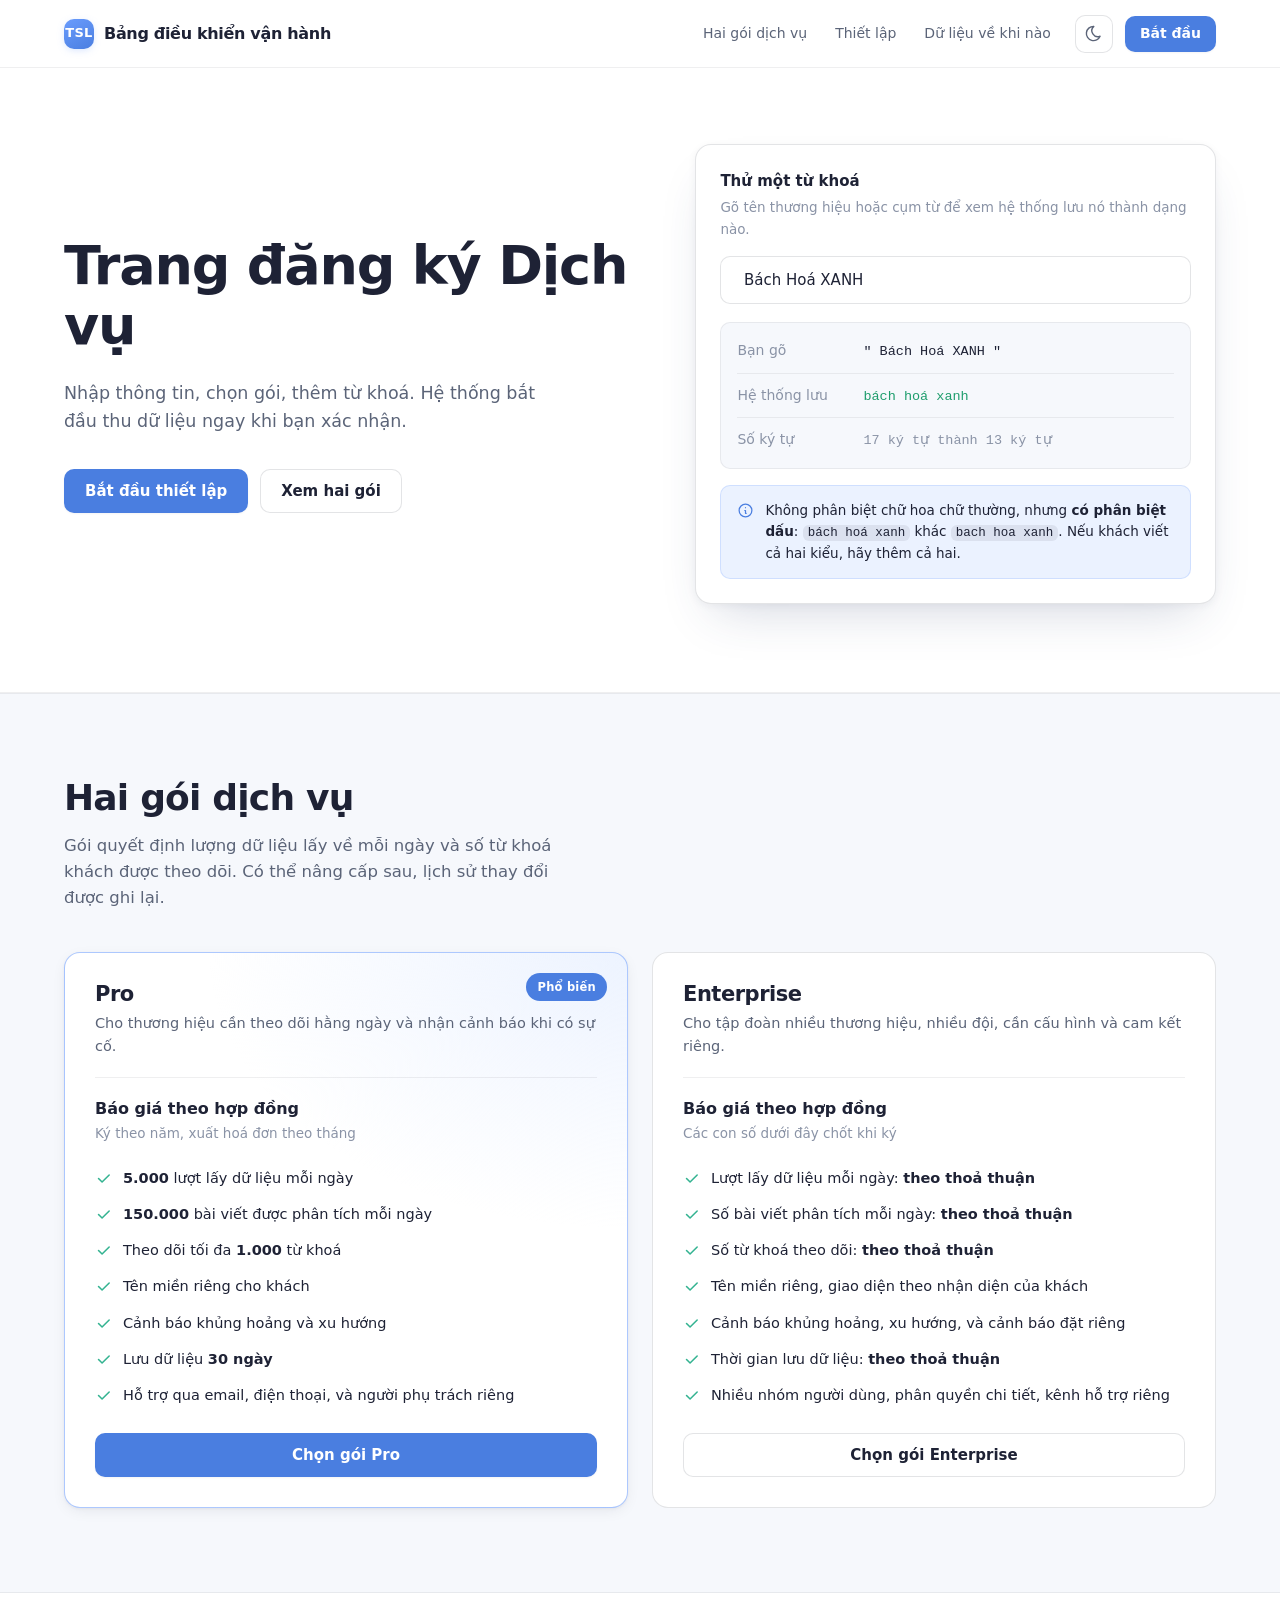
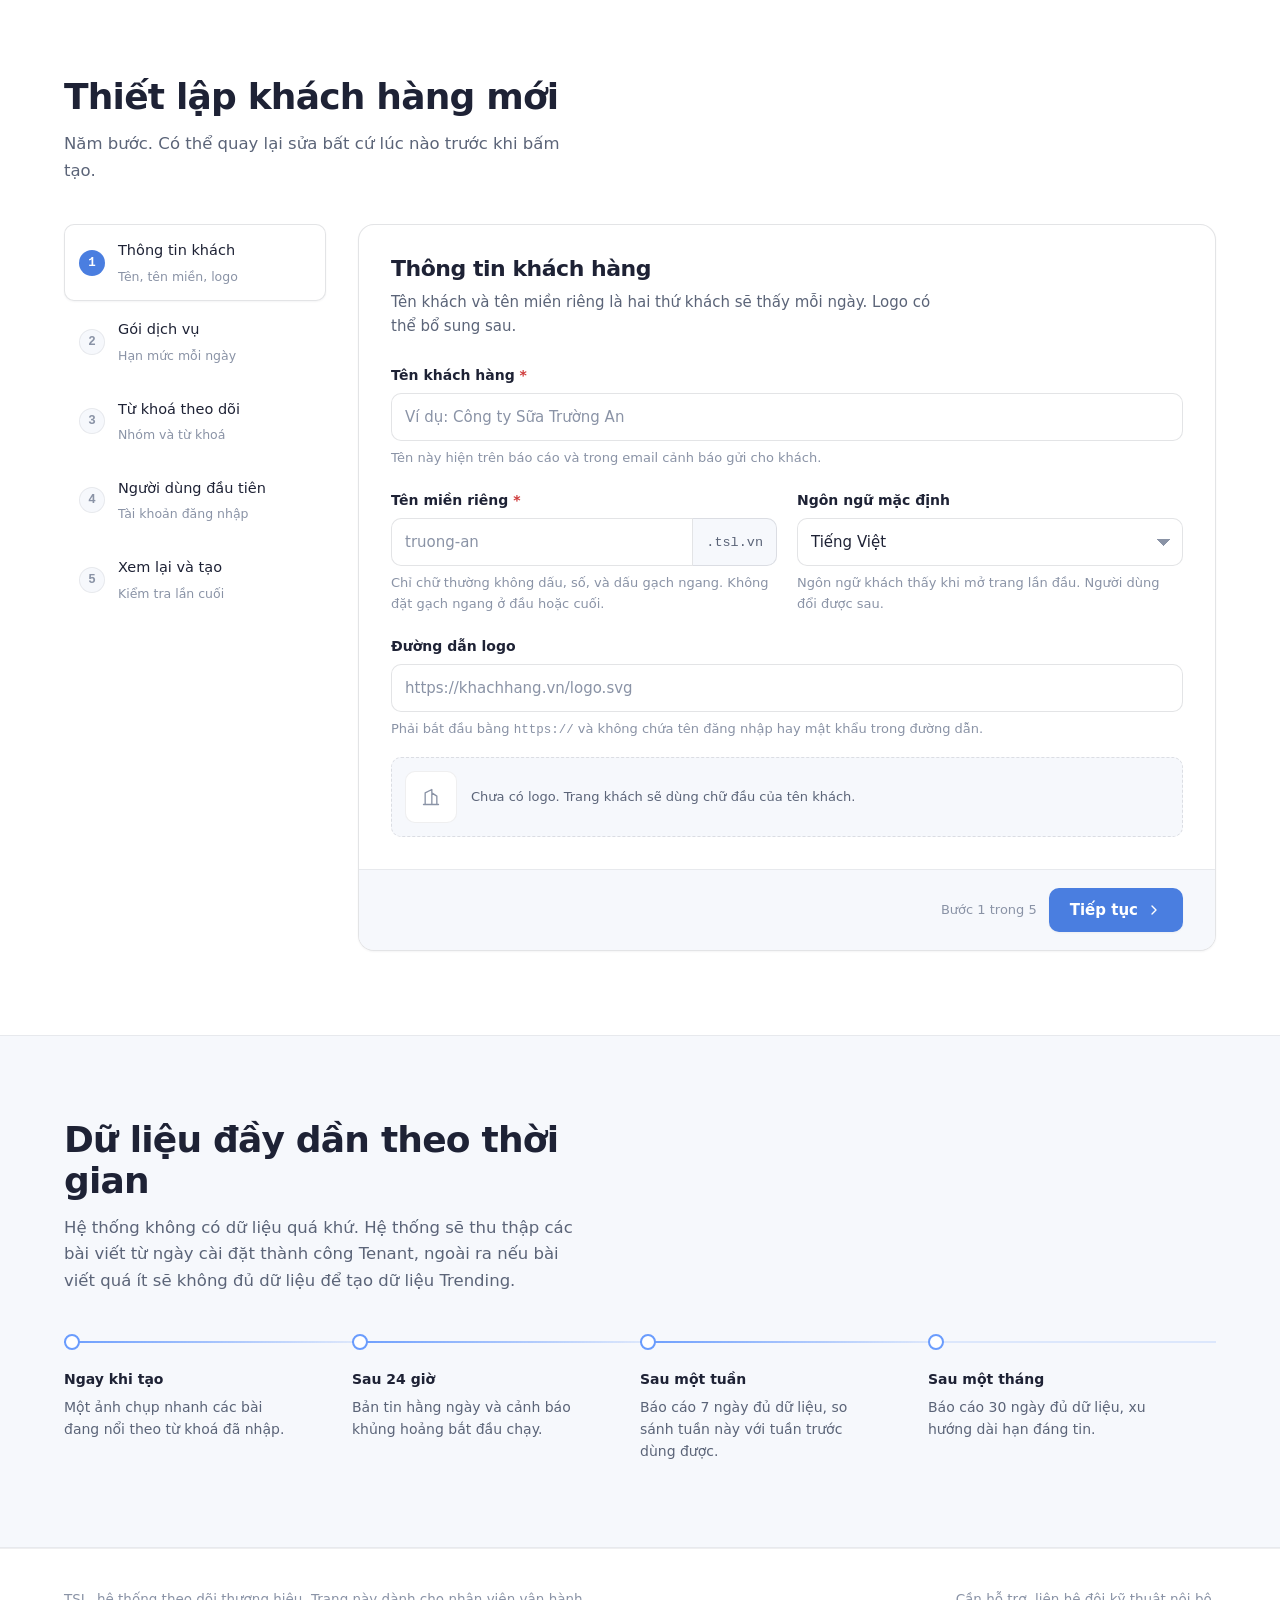
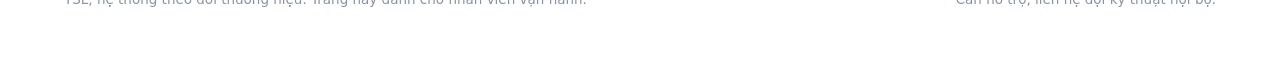
<file: registrtion.html>
<!doctype html>
<html lang="vi" data-theme="light">
<head>
<meta charset="utf-8" />
<meta name="viewport" content="width=device-width, initial-scale=1" />
<title>TSL - Khởi tạo khách hàng mới</title>
<meta name="description" content="Trang thiết lập khách hàng mới cho hệ thống TSL: thông tin, gói dịch vụ, từ khoá theo dõi, người dùng đầu tiên." />

<!-- Đặt chủ đề trước khi vẽ để không bị nháy màu. -->
<script>
  (function () {
    var saved = null;
    try { saved = localStorage.getItem("tsl-theme"); } catch (e) {}
    var dark = saved ? saved === "dark"
      : window.matchMedia && window.matchMedia("(prefers-color-scheme: dark)").matches;
    document.documentElement.setAttribute("data-theme", dark ? "dark" : "light");
  })();
</script>

<style>
/* ═══════════════════════════════════════════════════════════════════════
   TSL - Trang khởi tạo khách hàng (một file, không cần build, chạy offline)

   Token màu lấy từ services/admin-next/styles/globals.css để giữ đúng
   nhận diện của hệ thống.

   QUY TẮC BÁN KÍNH GÓC (một hệ, áp dụng toàn trang):
     - thẻ lớn (card, panel)      : 16px
     - ô nhập, nút, khối nhỏ      : 10px
     - chip, nhãn trạng thái      : bo tròn hết
     - đoạn mã trong câu (code)   : 6px
   ═══════════════════════════════════════════════════════════════════════ */

:root {
  --primary: #6a9cfd;
  --primary-dark: #4a7ee0;
  --primary-bg: #ebf2ff;
  --teal: #34b391;
  --teal-bg: #eafbf6;

  --bg: #ffffff;
  --bg-sub: #f6f8fc;
  --surface: #ffffff;
  --surface-2: #f6f8fc;
  --text: #1e2235;
  --text-sub: #5b6478;
  --text-faint: #8a93a6;
  --border: rgba(30, 34, 53, 0.12);
  --border-soft: rgba(30, 34, 53, 0.07);
  --ring: rgba(106, 156, 253, 0.35);

  --success: #1f9d6d;
  --success-bg: #e7f8f0;
  --warning: #a76a00;
  --warning-bg: #fff5e0;
  --danger: #cf3b3b;
  --danger-bg: #fdeceb;

  --shadow-sm: 0 1px 2px rgba(30, 34, 53, 0.05);
  --shadow-md: 0 4px 16px -4px rgba(30, 34, 53, 0.1), 0 1px 3px rgba(30, 34, 53, 0.05);
  --shadow-lg: 0 24px 48px -20px rgba(46, 62, 110, 0.22), 0 2px 8px rgba(30, 34, 53, 0.05);

  --r-card: 16px;
  --r-ctl: 10px;

  --ease: cubic-bezier(0.16, 1, 0.3, 1);
  --font: ui-sans-serif, -apple-system, "SF Pro Text", "Segoe UI Variable Text",
          "Segoe UI", system-ui, "Helvetica Neue", Arial, sans-serif;
  --font-mono: ui-monospace, "SF Mono", "JetBrains Mono", Menlo, Consolas, monospace;
}

[data-theme="dark"] {
  --primary: #7fabff;
  --primary-dark: #a8c8ff;
  --primary-bg: #1b2540;
  --teal: #61d7b8;
  --teal-bg: #16302a;

  --bg: #12141f;
  --bg-sub: #0e1017;
  --surface: #1a1d2b;
  --surface-2: #212537;
  --text: #e8eaf2;
  --text-sub: #a7b0c2;
  --text-faint: #7d8697;
  --border: rgba(255, 255, 255, 0.13);
  --border-soft: rgba(255, 255, 255, 0.07);
  --ring: rgba(127, 171, 255, 0.4);

  --success: #58d3a2;
  --success-bg: #14322a;
  --warning: #f0b95c;
  --warning-bg: #322710;
  --danger: #f58a8a;
  --danger-bg: #3a1e1f;

  --shadow-sm: 0 1px 2px rgba(0, 0, 0, 0.4);
  --shadow-md: 0 4px 16px -4px rgba(0, 0, 0, 0.5);
  --shadow-lg: 0 24px 48px -20px rgba(0, 0, 0, 0.6);
}

* { box-sizing: border-box; }

/* Thuộc tính hidden phải luôn thắng. Nhiều khối ở dưới đặt display:flex, mà bất
   kỳ khai báo display nào của trang cũng thắng [hidden] của trình duyệt, nên nếu
   không có dòng này thì nút Quay lại, cảnh báo gói, báo lỗi hạn mức và thanh
   điều hướng bước đều không ẩn được. */
[hidden] { display: none !important; }
html { -webkit-text-size-adjust: 100%; scroll-behavior: smooth; }
body {
  margin: 0;
  font-family: var(--font);
  background: var(--bg);
  color: var(--text);
  line-height: 1.6;
  -webkit-font-smoothing: antialiased;
  text-rendering: optimizeLegibility;
}
h1, h2, h3 { margin: 0; letter-spacing: -0.022em; font-weight: 640; line-height: 1.12; }
p { margin: 0; }
button { font: inherit; color: inherit; }
svg { display: block; }
a { color: var(--primary-dark); text-decoration: none; }
a:hover { text-decoration: underline; }

/* Thanh trên dính ở đầu trang cao 68px, nên mọi mốc nhảy tới phải chừa chỗ,
   không thì tiêu đề bị thanh trên che mất. */
section[id], .step, .cluster { scroll-margin-top: 88px; }

.shell { max-width: 1200px; margin: 0 auto; padding-inline: 24px; }
@media (max-width: 640px) { .shell { padding-inline: 16px; } }

.sr { position: absolute; width: 1px; height: 1px; overflow: hidden; clip: rect(0 0 0 0); white-space: nowrap; }

/* ── Thanh điều hướng ─────────────────────────────────────────────────── */
.topbar {
  position: sticky; top: 0; z-index: 40;
  height: 68px; display: flex; align-items: center;
  background: color-mix(in srgb, var(--bg) 86%, transparent);
  backdrop-filter: saturate(160%) blur(12px);
  -webkit-backdrop-filter: saturate(160%) blur(12px);
  border-bottom: 1px solid var(--border-soft);
}
.topbar-in { display: flex; align-items: center; gap: 12px; width: 100%; }
.brand { display: flex; align-items: center; gap: 10px; font-weight: 660; letter-spacing: -0.02em; }
.brand span:last-child { white-space: nowrap; }
/* Máy nhỏ: chỉ giữ dấu hiệu TSL, để tên dài không xuống hai dòng trong thanh trên. */
@media (max-width: 480px) { .brand span:last-child { display: none; } }
.brand-mark {
  width: 30px; height: 30px; border-radius: var(--r-ctl);
  background: linear-gradient(150deg, var(--primary), var(--primary-dark));
  color: #fff; display: grid; place-items: center;
  font-size: 13px; font-weight: 700; letter-spacing: 0.02em;
  box-shadow: 0 2px 8px -2px var(--ring);
}
.topbar-spacer { flex: 1; }
.topnav { display: flex; align-items: center; gap: 4px; }
.topnav a {
  padding: 7px 12px; border-radius: var(--r-ctl);
  font-size: 14px; color: var(--text-sub); white-space: nowrap;
  transition: background 0.18s var(--ease), color 0.18s var(--ease);
}
.topnav a:hover { background: var(--surface-2); color: var(--text); text-decoration: none; }
@media (max-width: 720px) { .topnav { display: none; } }

.icon-btn {
  width: 38px; height: 38px; flex: none;
  display: grid; place-items: center;
  border: 1px solid var(--border); border-radius: var(--r-ctl);
  background: var(--surface); color: var(--text-sub); cursor: pointer;
  transition: background 0.18s var(--ease), color 0.18s var(--ease), transform 0.12s var(--ease);
}
.icon-btn:hover { background: var(--surface-2); color: var(--text); }
.icon-btn:active { transform: translateY(1px); }

/* ── Nút ──────────────────────────────────────────────────────────────── */
.btn {
  display: inline-flex; align-items: center; justify-content: center; gap: 8px;
  height: 44px; padding: 0 20px; white-space: nowrap;
  border-radius: var(--r-ctl); border: 1px solid transparent;
  font-size: 15px; font-weight: 560; cursor: pointer;
  transition: background 0.18s var(--ease), border-color 0.18s var(--ease),
              transform 0.12s var(--ease), box-shadow 0.18s var(--ease);
}
.btn:active { transform: translateY(1px); }
.btn:focus-visible { outline: 3px solid var(--ring); outline-offset: 2px; }
.btn-primary { background: var(--primary-dark); color: #fff; box-shadow: var(--shadow-sm); }
.btn-primary:hover { background: color-mix(in srgb, var(--primary-dark) 88%, #000); }
[data-theme="dark"] .btn-primary { background: var(--primary); color: #0d1220; }
[data-theme="dark"] .btn-primary:hover { background: var(--primary-dark); }
.btn-ghost { background: var(--surface); color: var(--text); border-color: var(--border); }
.btn-ghost:hover { background: var(--surface-2); }
.btn-quiet { background: transparent; color: var(--text-sub); height: 38px; padding: 0 12px; font-size: 14px; }
.btn-quiet:hover { background: var(--surface-2); color: var(--text); }
.btn[disabled] { opacity: 0.5; cursor: not-allowed; transform: none; }
.btn-sm { height: 36px; padding: 0 14px; font-size: 14px; }

/* ── Khu vực mở đầu ───────────────────────────────────────────────────── */
.hero { padding: 76px 0 88px; border-bottom: 1px solid var(--border-soft); }
@media (max-width: 900px) { .hero { padding: 48px 0 56px; } }
.hero-grid {
  display: grid; grid-template-columns: 1.05fr 0.95fr;
  gap: 56px; align-items: center;
}
@media (max-width: 900px) { .hero-grid { grid-template-columns: 1fr; gap: 36px; } }
.hero h1 { font-size: clamp(34px, 4.6vw, 54px); max-width: 20ch; }
.hero-sub {
  margin-top: 22px; font-size: 17.5px; color: var(--text-sub); max-width: 44ch;
}
.hero-cta { margin-top: 34px; display: flex; flex-wrap: wrap; gap: 12px; }

/* Thẻ thử từ khoá: đây là hàm chuẩn hoá THẬT của hệ thống đang chạy. */
.probe {
  background: var(--surface); border: 1px solid var(--border);
  border-radius: var(--r-card); padding: 24px; box-shadow: var(--shadow-lg);
}
.probe-title { font-size: 15px; font-weight: 600; }
.probe-note { font-size: 13.5px; color: var(--text-faint); margin-top: 4px; }
.probe-out {
  margin-top: 18px; padding: 16px; border-radius: var(--r-ctl);
  background: var(--surface-2); border: 1px solid var(--border-soft);
}
.probe-row { display: flex; align-items: baseline; gap: 10px; font-size: 14px; }
.probe-row + .probe-row { margin-top: 10px; padding-top: 10px; border-top: 1px solid var(--border-soft); }
.probe-key { color: var(--text-faint); width: 116px; flex: none; }
.probe-val { font-family: var(--font-mono); font-size: 13.5px; word-break: break-all; }
.probe-val.hit { color: var(--success); }
.probe-val.miss { color: var(--text-faint); }

/* ── Bố cục chung của một mảng nội dung ───────────────────────────────── */
.band { padding: 84px 0; }
.band.alt { background: var(--bg-sub); border-block: 1px solid var(--border-soft); }
@media (max-width: 900px) { .band { padding: 56px 0; } }
.band-head { max-width: 52ch; }
.band-head h2 { font-size: clamp(26px, 3.4vw, 36px); }
.band-head p { margin-top: 14px; color: var(--text-sub); font-size: 16.5px; }

/* ── Hai gói dịch vụ ──────────────────────────────────────────────────── */
.plans { margin-top: 40px; display: grid; grid-template-columns: 1fr 1fr; gap: 24px; }
@media (max-width: 860px) { .plans { grid-template-columns: 1fr; } }
.plan {
  position: relative; display: flex; flex-direction: column;
  background: var(--surface); border: 1px solid var(--border);
  border-radius: var(--r-card); padding: 30px;
  transition: transform 0.3s var(--ease), box-shadow 0.3s var(--ease), border-color 0.2s var(--ease);
}
.plan:hover { transform: translateY(-3px); box-shadow: var(--shadow-md); }
.plan.featured {
  border-color: color-mix(in srgb, var(--primary) 55%, transparent);
  box-shadow: var(--shadow-md);
  background:
    radial-gradient(120% 80% at 100% 0%, color-mix(in srgb, var(--primary-bg) 90%, transparent), transparent 62%),
    var(--surface);
}
.plan-flag {
  position: absolute; top: 20px; right: 20px;
  padding: 5px 11px; border-radius: 999px;
  background: var(--primary-dark); color: #fff;
  font-size: 11.5px; font-weight: 640; letter-spacing: 0.02em;
}
[data-theme="dark"] .plan-flag { background: var(--primary); color: #0d1220; }
.plan-name { font-size: 21px; font-weight: 660; }
.plan-for { margin-top: 6px; color: var(--text-sub); font-size: 14.5px; min-height: 44px; }
.plan-price {
  margin-top: 18px; padding-top: 18px; border-top: 1px solid var(--border-soft);
  font-size: 16px; font-weight: 600;
}
.plan-price span { display: block; font-size: 13.5px; font-weight: 400; color: var(--text-faint); margin-top: 2px; }
.plan-feats { margin: 22px 0 0; padding: 0; list-style: none; display: grid; gap: 13px; }
.plan-feats li { display: flex; gap: 11px; font-size: 14.5px; align-items: flex-start; }
.plan-feats svg { flex: none; margin-top: 3px; color: var(--teal); }
.plan-feats b { font-weight: 620; }
.plan-cta { margin-top: 26px; }
.plan-cta .btn { width: 100%; }

/* ── Trình thiết lập ──────────────────────────────────────────────────── */
.wizard { margin-top: 40px; display: grid; grid-template-columns: 262px 1fr; gap: 32px; align-items: start; }
@media (max-width: 900px) { .wizard { grid-template-columns: 1fr; gap: 20px; } }

.rail { position: sticky; top: 92px; display: grid; gap: 2px; }
@media (max-width: 900px) { .rail { position: static; display: flex; gap: 6px; overflow-x: auto; padding-bottom: 6px; } }
.rail-item {
  display: flex; gap: 13px; align-items: center; text-align: left;
  padding: 12px 14px; border-radius: var(--r-ctl);
  border: 1px solid transparent; background: transparent; cursor: pointer;
  transition: background 0.18s var(--ease), border-color 0.18s var(--ease);
}
.rail-item:hover:not([aria-current="step"]) { background: var(--surface-2); }
.rail-item[aria-current="step"] { background: var(--surface); border-color: var(--border); box-shadow: var(--shadow-sm); }
.rail-item[disabled] { cursor: not-allowed; opacity: 0.55; }
.rail-num {
  width: 26px; height: 26px; flex: none; border-radius: 999px;
  display: grid; place-items: center;
  font-size: 12.5px; font-weight: 640; font-family: var(--font-mono);
  background: var(--surface-2); color: var(--text-faint);
  border: 1px solid var(--border-soft);
  transition: background 0.22s var(--ease), color 0.22s var(--ease);
}
.rail-item[aria-current="step"] .rail-num { background: var(--primary-dark); color: #fff; border-color: transparent; }
[data-theme="dark"] .rail-item[aria-current="step"] .rail-num { background: var(--primary); color: #0d1220; }
.rail-item.done .rail-num { background: var(--success-bg); color: var(--success); border-color: transparent; }
.rail-label { font-size: 14.5px; font-weight: 540; white-space: nowrap; }
.rail-hint { font-size: 12.5px; color: var(--text-faint); }
@media (max-width: 900px) { .rail-hint { display: none; } .rail-label { font-size: 13.5px; } }

.panel {
  background: var(--surface); border: 1px solid var(--border);
  border-radius: var(--r-card); box-shadow: var(--shadow-sm); overflow: hidden;
}
.panel-body { padding: 32px; }
@media (max-width: 640px) { .panel-body { padding: 20px; } }
.panel-foot {
  display: flex; align-items: center; gap: 12px;
  padding: 18px 32px; border-top: 1px solid var(--border-soft); background: var(--surface-2);
}
@media (max-width: 640px) { .panel-foot { padding: 16px 20px; } }
.panel-foot .grow { flex: 1; }
.step-title { font-size: 22px; }
.step-lede { margin-top: 8px; color: var(--text-sub); font-size: 15px; max-width: 58ch; }

.step { display: none; }
.step.on { display: block; }
.step.on .anim { animation: rise 0.42s var(--ease) both; }
@keyframes rise { from { opacity: 0; transform: translateY(9px); } to { opacity: 1; transform: none; } }

/* ── Trường nhập ──────────────────────────────────────────────────────── */
.fields { margin-top: 26px; display: grid; gap: 20px; }
.fields.two { grid-template-columns: 1fr 1fr; }
@media (max-width: 700px) { .fields.two { grid-template-columns: 1fr; } }
.field { display: grid; gap: 7px; }
.field > label { font-size: 14px; font-weight: 560; }
.field .req { color: var(--danger); }
.field .help { font-size: 13px; color: var(--text-faint); }
.field .err { font-size: 13px; color: var(--danger); display: none; }
.field.bad .err { display: block; }

input[type="text"], input[type="email"], input[type="url"], input[type="number"], select, textarea {
  width: 100%; padding: 11px 13px;
  font: inherit; font-size: 15px;
  color: var(--text); background: var(--bg);
  border: 1px solid var(--border); border-radius: var(--r-ctl);
  transition: border-color 0.16s var(--ease), box-shadow 0.16s var(--ease);
}
textarea { resize: vertical; min-height: 84px; line-height: 1.55; }
input::placeholder, textarea::placeholder { color: var(--text-faint); opacity: 1; }
input:focus, select:focus, textarea:focus {
  outline: none; border-color: var(--primary); box-shadow: 0 0 0 3px var(--ring);
}
.field.bad input, .field.bad textarea { border-color: var(--danger); }
select {
  appearance: none;
  background-image: linear-gradient(45deg, transparent 49%, var(--text-faint) 50%),
                    linear-gradient(-45deg, transparent 49%, var(--text-faint) 50%);
  background-size: 7px 7px, 7px 7px;
  background-position: right 18px center, right 12px center;
  background-repeat: no-repeat;
  padding-right: 38px;
}
.with-suffix { display: flex; align-items: stretch; }
.with-suffix input { border-radius: var(--r-ctl) 0 0 var(--r-ctl); position: relative; z-index: 1; }
.with-suffix .suffix {
  display: grid; place-items: center; padding: 0 13px;
  border: 1px solid var(--border); border-left: 0;
  border-radius: 0 var(--r-ctl) var(--r-ctl) 0;
  background: var(--surface-2); color: var(--text-sub);
  font-family: var(--font-mono); font-size: 13.5px; white-space: nowrap;
}

/* Chọn gói bằng thẻ radio */
.picks { display: grid; grid-template-columns: 1fr 1fr; gap: 14px; }
@media (max-width: 700px) { .picks { grid-template-columns: 1fr; } }
.pick { position: relative; }
.pick input { position: absolute; opacity: 0; pointer-events: none; }
.pick > span {
  display: block; padding: 18px; cursor: pointer;
  border: 1.5px solid var(--border); border-radius: var(--r-ctl);
  background: var(--bg);
  transition: border-color 0.18s var(--ease), background 0.18s var(--ease);
}
.pick > span:hover { border-color: color-mix(in srgb, var(--primary) 50%, var(--border)); }
.pick input:checked + span { border-color: var(--primary); background: var(--primary-bg); }
.pick input:focus-visible + span { outline: 3px solid var(--ring); outline-offset: 2px; }
.pick-name { display: block; font-weight: 620; font-size: 16px; }
.pick-meta { display: block; margin-top: 6px; font-size: 13.5px; color: var(--text-sub); }
.pick-meta b { font-family: var(--font-mono); font-weight: 600; font-size: 13px; }

/* Logo xem trước */
.logo-prev {
  margin-top: 10px; display: flex; align-items: center; gap: 14px;
  padding: 13px; border: 1px dashed var(--border); border-radius: var(--r-ctl);
  background: var(--surface-2);
}
.logo-prev .box {
  width: 52px; height: 52px; flex: none; border-radius: var(--r-ctl);
  background: var(--bg); border: 1px solid var(--border-soft);
  display: grid; place-items: center; overflow: hidden; color: var(--text-faint);
}
.logo-prev img { width: 100%; height: 100%; object-fit: contain; }
.logo-prev .cap { font-size: 13px; color: var(--text-sub); }

/* ── Từ khoá theo dõi ─────────────────────────────────────────────────── */
.meter { margin-top: 26px; padding: 16px 18px; border: 1px solid var(--border); border-radius: var(--r-ctl); background: var(--surface-2); }
.meter-top { display: flex; align-items: baseline; gap: 10px; flex-wrap: wrap; }
.meter-num { font-family: var(--font-mono); font-size: 20px; font-weight: 620; }
.meter-of { font-size: 14px; color: var(--text-sub); }
.meter-tag { margin-left: auto; font-size: 13px; color: var(--text-faint); }
.meter-bar { margin-top: 11px; height: 7px; border-radius: 999px; background: var(--border-soft); overflow: hidden; }
.meter-fill {
  /* span mặc định là inline, phải đặt display:block nếu không width/height bị bỏ qua */
  display: block;
  height: 100%; width: 0; border-radius: 999px;
  background: linear-gradient(90deg, var(--primary), var(--teal));
  transition: width 0.5s var(--ease), background 0.3s var(--ease);
  /* luôn thấy một vạch nhỏ khi đã có từ khoá, để không trông như thanh rỗng */
  min-width: 0;
}
.meter.over .meter-fill { background: var(--danger); }
.meter.over .meter-num { color: var(--danger); }

.cluster {
  margin-top: 16px; padding: 20px;
  border: 1px solid var(--border); border-radius: var(--r-ctl); background: var(--bg);
}
.cluster-top { display: flex; gap: 12px; align-items: flex-end; }
.cluster-top .field { flex: 1; }
.chips { margin-top: 14px; display: flex; flex-wrap: wrap; gap: 8px; min-height: 34px; align-items: flex-start; }
.chip {
  display: inline-flex; align-items: center; gap: 7px;
  padding: 5px 7px 5px 12px; border-radius: 999px;
  background: var(--primary-bg); color: var(--primary-dark);
  border: 1px solid color-mix(in srgb, var(--primary) 32%, transparent);
  font-family: var(--font-mono); font-size: 13px;
  animation: pop 0.28s var(--ease) both;
}
[data-theme="dark"] .chip { color: var(--primary-dark); }
@keyframes pop { from { opacity: 0; transform: scale(0.9); } to { opacity: 1; transform: none; } }
.chip button {
  width: 19px; height: 19px; display: grid; place-items: center;
  border: 0; border-radius: 999px; background: transparent; color: inherit;
  cursor: pointer; opacity: 0.6; transition: opacity 0.15s, background 0.15s;
}
.chip button:hover { opacity: 1; background: color-mix(in srgb, var(--primary) 22%, transparent); }
.chips-empty { font-size: 13.5px; color: var(--text-faint); font-style: italic; padding: 6px 0; }

.note {
  display: flex; gap: 11px; padding: 14px 16px;
  border-radius: var(--r-ctl); font-size: 13.5px; line-height: 1.55;
}
.note svg { flex: none; margin-top: 2px; }
.note.info { background: var(--primary-bg); color: var(--text); border: 1px solid color-mix(in srgb, var(--primary) 22%, transparent); }
.note.warn { background: var(--warning-bg); color: var(--text); border: 1px solid color-mix(in srgb, var(--warning) 30%, transparent); }
.note.warn svg { color: var(--warning); }
.note.info svg { color: var(--primary-dark); }
.note.bad { background: var(--danger-bg); color: var(--text); border: 1px solid color-mix(in srgb, var(--danger) 30%, transparent); }
.note.bad svg { color: var(--danger); }
.note code { font-family: var(--font-mono); font-size: 12.5px; background: color-mix(in srgb, var(--text) 8%, transparent); padding: 1px 5px; border-radius: 6px; }

/* ── Xem lại ──────────────────────────────────────────────────────────── */
.recap { margin-top: 24px; display: grid; gap: 12px; }
.recap-card { border: 1px solid var(--border); border-radius: var(--r-ctl); overflow: hidden; }
.recap-head {
  display: flex; align-items: center; gap: 10px;
  padding: 12px 16px; background: var(--surface-2); border-bottom: 1px solid var(--border-soft);
  font-size: 14px; font-weight: 600;
}
.recap-head svg { color: var(--text-faint); }
.recap-head .edit { margin-left: auto; }
.recap-rows { padding: 6px 16px 14px; }
.recap-row { display: flex; gap: 14px; padding: 8px 0; font-size: 14.5px; align-items: baseline; }
.recap-row + .recap-row { border-top: 1px solid var(--border-soft); }
.recap-row dt { width: 190px; flex: none; color: var(--text-sub); font-size: 14px; }
.recap-row dd { margin: 0; flex: 1; word-break: break-word; }
.recap-row dd.mono { font-family: var(--font-mono); font-size: 13.5px; }
.recap-row dd.none { color: var(--text-faint); font-style: italic; }
@media (max-width: 560px) { .recap-row { display: block; } .recap-row dt { width: auto; margin-bottom: 2px; } }

details.payload { margin-top: 18px; border: 1px solid var(--border); border-radius: var(--r-ctl); }
details.payload summary {
  padding: 13px 16px; cursor: pointer; font-size: 14px; font-weight: 560;
  display: flex; align-items: center; gap: 9px; list-style: none;
}
details.payload summary::-webkit-details-marker { display: none; }
details.payload summary .tw { transition: transform 0.22s var(--ease); color: var(--text-faint); }
details.payload[open] summary .tw { transform: rotate(90deg); }
details.payload pre {
  margin: 0; padding: 0 16px 16px; overflow-x: auto;
  font-family: var(--font-mono); font-size: 12.5px; line-height: 1.65; color: var(--text-sub);
}

/* ── Hoàn tất ─────────────────────────────────────────────────────────── */
.done-mark {
  width: 60px; height: 60px; border-radius: 999px; display: grid; place-items: center;
  background: var(--success-bg); color: var(--success);
  animation: pop 0.45s var(--ease) both;
}
.secret {
  margin-top: 18px; padding: 18px; border-radius: var(--r-ctl);
  border: 1px solid color-mix(in srgb, var(--warning) 34%, transparent); background: var(--warning-bg);
}
.secret-label { font-size: 13px; font-weight: 600; }
.secret-val {
  margin-top: 10px; display: flex; align-items: center; gap: 10px; flex-wrap: wrap;
}
.secret-val code {
  flex: 1; min-width: 220px; padding: 11px 13px; border-radius: var(--r-ctl);
  background: var(--bg); border: 1px solid var(--border);
  font-family: var(--font-mono); font-size: 15px; letter-spacing: 0.02em; word-break: break-all;
}
.secret-warn { margin-top: 10px; font-size: 13px; color: var(--text-sub); }

/* ── Dòng thời gian dữ liệu ───────────────────────────────────────────── */
.tl { margin-top: 40px; display: grid; grid-template-columns: repeat(4, 1fr); gap: 0; }
@media (max-width: 860px) { .tl { grid-template-columns: 1fr; } }
.tl-step { position: relative; padding: 0 24px 0 0; }
.tl-step::before {
  content: ""; position: absolute; left: 0; top: 7px; right: 0; height: 2px;
  background: linear-gradient(90deg, var(--primary), color-mix(in srgb, var(--primary) 18%, transparent));
}
.tl-step:last-child::before { background: color-mix(in srgb, var(--primary) 18%, transparent); }
.tl-dot {
  display: block;
  position: relative; width: 16px; height: 16px; border-radius: 999px;
  background: var(--bg); border: 2px solid var(--primary); z-index: 1;
}
.tl-when { margin-top: 18px; font-size: 14px; font-weight: 620; }
.tl-what { margin-top: 5px; font-size: 14px; color: var(--text-sub); max-width: 26ch; }
@media (max-width: 860px) {
  .tl-step { padding: 0 0 26px 26px; }
  .tl-step::before { left: 7px; top: 8px; right: auto; bottom: 0; width: 2px; height: auto; }
  .tl-step:last-child::before { display: none; }
  .tl-dot { position: absolute; left: 0; top: 5px; }
  .tl-when { margin-top: 0; }
}

/* ── Chân trang ───────────────────────────────────────────────────────── */
footer.foot { padding: 40px 0 56px; border-top: 1px solid var(--border-soft); color: var(--text-faint); font-size: 13.5px; }
.foot-in { display: flex; gap: 16px; flex-wrap: wrap; align-items: center; }
.foot-in .grow { flex: 1; }

/* ── Hiện dần khi cuộn tới ────────────────────────────────────────────── */
.reveal { opacity: 0; transform: translateY(16px); transition: opacity 0.65s var(--ease), transform 0.65s var(--ease); }
.reveal.seen { opacity: 1; transform: none; }
.reveal.d1 { transition-delay: 0.07s; }
.reveal.d2 { transition-delay: 0.14s; }
.reveal.d3 { transition-delay: 0.21s; }

/* Đang xử lý */
.spin { animation: spin 0.85s linear infinite; }
@keyframes spin { to { transform: rotate(360deg); } }

/* Tôn trọng cài đặt giảm chuyển động của người dùng. */
@media (prefers-reduced-motion: reduce) {
  html { scroll-behavior: auto; }
  *, *::before, *::after {
    animation-duration: 0.001ms !important;
    animation-iteration-count: 1 !important;
    transition-duration: 0.001ms !important;
  }
  .reveal { opacity: 1; transform: none; }
}

/* Bảng tự kiểm tra (chỉ mở khi thêm ?selftest=1 vào địa chỉ) */
#selftest {
  display: none; position: fixed; inset: auto 16px 16px auto; z-index: 90;
  max-width: 380px; max-height: 55vh; overflow: auto;
  padding: 14px 16px; border-radius: var(--r-card);
  background: var(--surface); border: 1px solid var(--border); box-shadow: var(--shadow-lg);
  font-family: var(--font-mono); font-size: 12px; line-height: 1.6;
}
#selftest.on { display: block; }
#selftest .ok { color: var(--success); }
#selftest .no { color: var(--danger); }
</style>
</head>
<body>

<!-- Bộ biểu tượng: vendor từ Tabler Icons (giấy phép MIT), gắn sẵn để trang chạy được offline. -->
<svg width="0" height="0" style="position:absolute" aria-hidden="true" focusable="false">
  <defs>
    <g id="i-check"><path d="M5 12l5 5L20 7"/></g>
    <g id="i-right"><path d="M9 6l6 6l-6 6"/></g>
    <g id="i-left"><path d="M15 6l-6 6l6 6"/></g>
    <g id="i-plus"><path d="M12 5v14M5 12h14"/></g>
    <g id="i-x"><path d="M18 6L6 18M6 6l12 12"/></g>
    <g id="i-warn"><path d="M12 9v4M12 17h.01"/><path d="M10.24 3.957l-8.422 14.06a1.9 1.9 0 0 0 1.636 2.983h16.292a1.9 1.9 0 0 0 1.636 -2.983l-8.422 -14.06a1.9 1.9 0 0 0 -3.271 0z"/></g>
    <g id="i-info"><circle cx="12" cy="12" r="9"/><path d="M12 8h.01M11 12h1v4h1"/></g>
    <g id="i-copy"><rect x="8" y="8" width="12" height="12" rx="2"/><path d="M16 8V6a2 2 0 0 0-2-2H6a2 2 0 0 0-2 2v8a2 2 0 0 0 2 2h2"/></g>
    <g id="i-sun"><circle cx="12" cy="12" r="4"/><path d="M12 3v2M12 19v2M5.6 5.6l1.4 1.4M17 17l1.4 1.4M3 12h2M19 12h2M5.6 18.4L7 17M17 7l1.4-1.4"/></g>
    <g id="i-moon"><path d="M12 3h.393a7.5 7.5 0 0 0 7.92 12.446a9 9 0 1 1 -8.313 -12.454z"/></g>
    <g id="i-building"><path d="M3 21h18M5 21V7l8-4v18M19 21V11l-6-4"/></g>
    <g id="i-box"><path d="M12 3l8 4.5v9L12 21l-8-4.5v-9z"/><path d="M12 12l8-4.5M12 12v9M12 12L4 7.5"/></g>
    <g id="i-tag"><path d="M7.5 7.5h.01"/><path d="M3 6a3 3 0 0 1 3-3h5.172a3 3 0 0 1 2.121.879l7.071 7.07a1.5 1.5 0 0 1 0 2.122l-6.343 6.343a1.5 1.5 0 0 1-2.121 0l-7.071-7.07A3 3 0 0 1 3 11.172z"/></g>
    <g id="i-user"><circle cx="12" cy="8" r="4"/><path d="M6 21v-2a4 4 0 0 1 4-4h4a4 4 0 0 1 4 4v2"/></g>
    <g id="i-clip"><rect x="9" y="3" width="6" height="4" rx="1"/><path d="M9 5H7a2 2 0 0 0-2 2v12a2 2 0 0 0 2 2h10a2 2 0 0 0 2-2V7a2 2 0 0 0-2-2h-2"/><path d="M9 14l2 2l4-4"/></g>
    <g id="i-globe"><circle cx="12" cy="12" r="9"/><path d="M3.6 9h16.8M3.6 15h16.8"/><path d="M11.5 3a17 17 0 0 0 0 18M12.5 3a17 17 0 0 1 0 18"/></g>
    <g id="i-load"><path d="M12 3a9 9 0 1 0 9 9"/></g>
  </defs>
</svg>

<!-- ════════════════════════ Thanh trên ════════════════════════ -->
<header class="topbar">
  <div class="shell topbar-in">
    <div class="brand"><span class="brand-mark">TSL</span> <span>Bảng điều khiển vận hành</span></div>
    <div class="topbar-spacer"></div>
    <nav class="topnav" aria-label="Điều hướng chính">
      <a href="#goi">Hai gói dịch vụ</a>
      <a href="#thietlap">Thiết lập</a>
      <a href="#dulieu">Dữ liệu về khi nào</a>
    </nav>
    <button class="icon-btn" id="theme-btn" type="button" aria-label="Đổi màu sáng hoặc tối">
      <svg width="19" height="19" viewBox="0 0 24 24" fill="none" stroke="currentColor" stroke-width="1.75" stroke-linecap="round" stroke-linejoin="round"><use href="#i-moon" id="theme-icon"/></svg>
    </button>
    <a class="btn btn-primary btn-sm" href="#thietlap" style="text-decoration:none">Bắt đầu</a>
  </div>
</header>

<!-- ════════════════════════ Mở đầu ════════════════════════ -->
<section class="hero">
  <div class="shell hero-grid">
    <div>
      <h1>Trang đăng ký Dịch vụ</h1>
      <p class="hero-sub">
        Nhập thông tin, chọn gói, thêm từ khoá. Hệ thống bắt đầu thu dữ liệu ngay khi bạn xác nhận.
      </p>
      <div class="hero-cta">
        <a class="btn btn-primary" href="#thietlap" style="text-decoration:none">Bắt đầu thiết lập</a>
        <a class="btn btn-ghost" href="#goi" style="text-decoration:none">Xem hai gói</a>
      </div>
    </div>

    <!-- Thẻ này chạy đúng hàm chuẩn hoá từ khoá của hệ thống, không phải ảnh minh hoạ. -->
    <div class="probe">
      <p class="probe-title">Thử một từ khoá</p>
      <p class="probe-note">Gõ tên thương hiệu hoặc cụm từ để xem hệ thống lưu nó thành dạng nào.</p>
      <div class="field" style="margin-top:16px">
        <label for="probe-in" class="sr">Từ khoá thử</label>
        <input id="probe-in" type="text" value="  Bách Hoá XANH  " autocomplete="off" spellcheck="false" />
      </div>
      <div class="probe-out">
        <div class="probe-row">
          <span class="probe-key">Bạn gõ</span>
          <span class="probe-val" id="probe-raw"></span>
        </div>
        <div class="probe-row">
          <span class="probe-key">Hệ thống lưu</span>
          <span class="probe-val hit" id="probe-can"></span>
        </div>
        <div class="probe-row">
          <span class="probe-key">Số ký tự</span>
          <span class="probe-val miss" id="probe-len"></span>
        </div>
      </div>
      <div class="note info" style="margin-top:16px">
        <svg width="17" height="17" viewBox="0 0 24 24" fill="none" stroke="currentColor" stroke-width="1.75" stroke-linecap="round" stroke-linejoin="round"><use href="#i-info"/></svg>
        <span>Không phân biệt chữ hoa chữ thường, nhưng <b>có phân biệt dấu</b>: <code>bách hoá xanh</code> khác <code>bach hoa xanh</code>. Nếu khách viết cả hai kiểu, hãy thêm cả hai.</span>
      </div>
    </div>
  </div>
</section>

<!-- ════════════════════════ Hai gói ════════════════════════ -->
<section class="band alt" id="goi">
  <div class="shell">
    <div class="band-head reveal">
      <h2>Hai gói dịch vụ</h2>
      <p>Gói quyết định lượng dữ liệu lấy về mỗi ngày và số từ khoá khách được theo dõi. Có thể nâng cấp sau, lịch sử thay đổi được ghi lại.</p>
    </div>

    <div class="plans">
      <article class="plan featured reveal d1">
        <span class="plan-flag">Phổ biến</span>
        <h3 class="plan-name">Pro</h3>
        <p class="plan-for">Cho thương hiệu cần theo dõi hằng ngày và nhận cảnh báo khi có sự cố.</p>
        <p class="plan-price">Báo giá theo hợp đồng<span>Ký theo năm, xuất hoá đơn theo tháng</span></p>
        <ul class="plan-feats">
          <li><svg width="17" height="17" viewBox="0 0 24 24" fill="none" stroke="currentColor" stroke-width="2.2" stroke-linecap="round" stroke-linejoin="round"><use href="#i-check"/></svg><span><b>5.000</b> lượt lấy dữ liệu mỗi ngày</span></li>
          <li><svg width="17" height="17" viewBox="0 0 24 24" fill="none" stroke="currentColor" stroke-width="2.2" stroke-linecap="round" stroke-linejoin="round"><use href="#i-check"/></svg><span><b>150.000</b> bài viết được phân tích mỗi ngày</span></li>
          <li><svg width="17" height="17" viewBox="0 0 24 24" fill="none" stroke="currentColor" stroke-width="2.2" stroke-linecap="round" stroke-linejoin="round"><use href="#i-check"/></svg><span>Theo dõi tối đa <b>1.000</b> từ khoá</span></li>
          <li><svg width="17" height="17" viewBox="0 0 24 24" fill="none" stroke="currentColor" stroke-width="2.2" stroke-linecap="round" stroke-linejoin="round"><use href="#i-check"/></svg><span>Tên miền riêng cho khách</span></li>
          <li><svg width="17" height="17" viewBox="0 0 24 24" fill="none" stroke="currentColor" stroke-width="2.2" stroke-linecap="round" stroke-linejoin="round"><use href="#i-check"/></svg><span>Cảnh báo khủng hoảng và xu hướng</span></li>
          <li><svg width="17" height="17" viewBox="0 0 24 24" fill="none" stroke="currentColor" stroke-width="2.2" stroke-linecap="round" stroke-linejoin="round"><use href="#i-check"/></svg><span>Lưu dữ liệu <b>30 ngày</b></span></li>
          <li><svg width="17" height="17" viewBox="0 0 24 24" fill="none" stroke="currentColor" stroke-width="2.2" stroke-linecap="round" stroke-linejoin="round"><use href="#i-check"/></svg><span>Hỗ trợ qua email, điện thoại, và người phụ trách riêng</span></li>
        </ul>
        <div class="plan-cta"><button class="btn btn-primary" type="button" data-choose="pro">Chọn gói Pro</button></div>
      </article>

      <article class="plan reveal d2">
        <h3 class="plan-name">Enterprise</h3>
        <p class="plan-for">Cho tập đoàn nhiều thương hiệu, nhiều đội, cần cấu hình và cam kết riêng.</p>
        <p class="plan-price">Báo giá theo hợp đồng<span>Các con số dưới đây chốt khi ký</span></p>
        <ul class="plan-feats">
          <li><svg width="17" height="17" viewBox="0 0 24 24" fill="none" stroke="currentColor" stroke-width="2.2" stroke-linecap="round" stroke-linejoin="round"><use href="#i-check"/></svg><span>Lượt lấy dữ liệu mỗi ngày: <b>theo thoả thuận</b></span></li>
          <li><svg width="17" height="17" viewBox="0 0 24 24" fill="none" stroke="currentColor" stroke-width="2.2" stroke-linecap="round" stroke-linejoin="round"><use href="#i-check"/></svg><span>Số bài viết phân tích mỗi ngày: <b>theo thoả thuận</b></span></li>
          <li><svg width="17" height="17" viewBox="0 0 24 24" fill="none" stroke="currentColor" stroke-width="2.2" stroke-linecap="round" stroke-linejoin="round"><use href="#i-check"/></svg><span>Số từ khoá theo dõi: <b>theo thoả thuận</b></span></li>
          <li><svg width="17" height="17" viewBox="0 0 24 24" fill="none" stroke="currentColor" stroke-width="2.2" stroke-linecap="round" stroke-linejoin="round"><use href="#i-check"/></svg><span>Tên miền riêng, giao diện theo nhận diện của khách</span></li>
          <li><svg width="17" height="17" viewBox="0 0 24 24" fill="none" stroke="currentColor" stroke-width="2.2" stroke-linecap="round" stroke-linejoin="round"><use href="#i-check"/></svg><span>Cảnh báo khủng hoảng, xu hướng, và cảnh báo đặt riêng</span></li>
          <li><svg width="17" height="17" viewBox="0 0 24 24" fill="none" stroke="currentColor" stroke-width="2.2" stroke-linecap="round" stroke-linejoin="round"><use href="#i-check"/></svg><span>Thời gian lưu dữ liệu: <b>theo thoả thuận</b></span></li>
          <li><svg width="17" height="17" viewBox="0 0 24 24" fill="none" stroke="currentColor" stroke-width="2.2" stroke-linecap="round" stroke-linejoin="round"><use href="#i-check"/></svg><span>Nhiều nhóm người dùng, phân quyền chi tiết, kênh hỗ trợ riêng</span></li>
        </ul>
        <div class="plan-cta"><button class="btn btn-ghost" type="button" data-choose="enterprise">Chọn gói Enterprise</button></div>
      </article>
    </div>
  </div>
</section>

<!-- ════════════════════════ Trình thiết lập ════════════════════════ -->
<section class="band" id="thietlap">
  <div class="shell">
    <div class="band-head reveal">
      <h2>Thiết lập khách hàng mới</h2>
      <p>Năm bước. Có thể quay lại sửa bất cứ lúc nào trước khi bấm tạo.</p>
    </div>

    <div class="wizard">
      <!-- Cột bước -->
      <nav class="rail" id="rail" aria-label="Các bước thiết lập">
        <button class="rail-item" type="button" data-go="0" aria-current="step">
          <span class="rail-num">1</span>
          <span><span class="rail-label">Thông tin khách</span><br /><span class="rail-hint">Tên, tên miền, logo</span></span>
        </button>
        <button class="rail-item" type="button" data-go="1">
          <span class="rail-num">2</span>
          <span><span class="rail-label">Gói dịch vụ</span><br /><span class="rail-hint">Hạn mức mỗi ngày</span></span>
        </button>
        <button class="rail-item" type="button" data-go="2">
          <span class="rail-num">3</span>
          <span><span class="rail-label">Từ khoá theo dõi</span><br /><span class="rail-hint">Nhóm và từ khoá</span></span>
        </button>
        <button class="rail-item" type="button" data-go="3">
          <span class="rail-num">4</span>
          <span><span class="rail-label">Người dùng đầu tiên</span><br /><span class="rail-hint">Tài khoản đăng nhập</span></span>
        </button>
        <button class="rail-item" type="button" data-go="4">
          <span class="rail-num">5</span>
          <span><span class="rail-label">Xem lại và tạo</span><br /><span class="rail-hint">Kiểm tra lần cuối</span></span>
        </button>
      </nav>

      <!-- Khung nội dung -->
      <form class="panel" id="wiz" novalidate>
        <div class="panel-body">

          <!-- ─────────── Bước 1 ─────────── -->
          <section class="step on" data-step="0" aria-labelledby="t0">
            <div class="anim">
              <h3 class="step-title" id="t0">Thông tin khách hàng</h3>
              <p class="step-lede">Tên khách và tên miền riêng là hai thứ khách sẽ thấy mỗi ngày. Logo có thể bổ sung sau.</p>
            </div>

            <div class="fields anim">
              <div class="field" data-field="name">
                <label for="f-name">Tên khách hàng <span class="req" aria-hidden="true">*</span></label>
                <input id="f-name" name="name" type="text" maxlength="200" placeholder="Ví dụ: Công ty Sữa Trường An" autocomplete="off" />
                <p class="help">Tên này hiện trên báo cáo và trong email cảnh báo gửi cho khách.</p>
                <p class="err" id="e-name"></p>
              </div>

              <div class="fields two" style="margin-top:0">
                <div class="field" data-field="subdomain">
                  <label for="f-sub">Tên miền riêng <span class="req" aria-hidden="true">*</span></label>
                  <div class="with-suffix">
                    <input id="f-sub" name="subdomain" type="text" maxlength="63" placeholder="truong-an" autocomplete="off" spellcheck="false" />
                    <span class="suffix">.tsl.vn</span>
                  </div>
                  <p class="help">Chỉ chữ thường không dấu, số, và dấu gạch ngang. Không đặt gạch ngang ở đầu hoặc cuối.</p>
                  <p class="err" id="e-subdomain"></p>
                </div>

                <div class="field" data-field="locale">
                  <label for="f-locale">Ngôn ngữ mặc định</label>
                  <select id="f-locale" name="default_locale">
                    <option value="vi" selected>Tiếng Việt</option>
                    <option value="en">Tiếng Anh</option>
                  </select>
                  <p class="help">Ngôn ngữ khách thấy khi mở trang lần đầu. Người dùng đổi được sau.</p>
                </div>
              </div>

              <div class="field" data-field="logo">
                <label for="f-logo">Đường dẫn logo</label>
                <input id="f-logo" name="branding_logo_url" type="url" maxlength="2048" placeholder="https://khachhang.vn/logo.svg" autocomplete="off" spellcheck="false" />
                <p class="help">Phải bắt đầu bằng <code style="font-family:var(--font-mono);font-size:12.5px">https://</code> và không chứa tên đăng nhập hay mật khẩu trong đường dẫn.</p>
                <p class="err" id="e-logo"></p>
                <div class="logo-prev" id="logo-prev">
                  <span class="box" id="logo-box">
                    <svg width="20" height="20" viewBox="0 0 24 24" fill="none" stroke="currentColor" stroke-width="1.6" stroke-linecap="round" stroke-linejoin="round"><use href="#i-building"/></svg>
                  </span>
                  <span class="cap" id="logo-cap">Chưa có logo. Trang khách sẽ dùng chữ đầu của tên khách.</span>
                </div>
              </div>
            </div>
          </section>

          <!-- ─────────── Bước 2 ─────────── -->
          <section class="step" data-step="1" aria-labelledby="t1">
            <div class="anim">
              <h3 class="step-title" id="t1">Gói dịch vụ</h3>
              <p class="step-lede">Gói quyết định số lượt lấy dữ liệu mỗi ngày và số từ khoá tối đa. Đổi gói sau này là một bản ghi mới, không ghi đè bản cũ.</p>
            </div>

            <div class="fields anim">
              <div class="field" data-field="plan">
                <label id="lb-plan">Chọn gói</label>
                <div class="picks" role="radiogroup" aria-labelledby="lb-plan">
                  <label class="pick">
                    <input type="radio" name="packageKey" value="pro" checked />
                    <span>
                      <span class="pick-name">Pro</span>
                      <span class="pick-meta"><b>5.000</b> lượt mỗi ngày<br /><b>1.000</b> từ khoá</span>
                    </span>
                  </label>
                  <label class="pick">
                    <input type="radio" name="packageKey" value="enterprise" />
                    <span>
                      <span class="pick-name">Enterprise</span>
                      <span class="pick-meta">Hạn mức theo thoả thuận<br />Nhập tay ở dưới</span>
                    </span>
                  </label>
                </div>
              </div>

              <div class="fields two" style="margin-top:0">
                <div class="field" data-field="override">
                  <label for="f-override">Hạn mức riêng mỗi ngày</label>
                  <input id="f-override" name="collectionRunLimitOverride" type="number" min="0" max="1000000" placeholder="Để trống nếu dùng đúng hạn mức của gói" />
                  <p class="help">Chỉ điền khi hợp đồng khác hạn mức chuẩn. Số 0 nghĩa là tạm dừng lấy dữ liệu.</p>
                  <p class="err" id="e-override"></p>
                </div>
                <div class="field" data-field="cap">
                  <label for="f-cap">Số từ khoá tối đa</label>
                  <input id="f-cap" name="maxKeywords" type="number" min="0" max="1000" value="1000" />
                  <p class="help">Bước 3 sẽ chặn nếu vượt con số này.</p>
                  <p class="err" id="e-cap"></p>
                </div>
              </div>

              <div class="field" data-field="reason">
                <label for="f-reason">Lý do ghi nhận</label>
                <textarea id="f-reason" name="reason" maxlength="500" placeholder="Ví dụ: Hợp đồng HD-2026-0148, ký ngày 02/08/2026, gói Pro một năm."></textarea>
                <p class="help">Không bắt buộc. Câu này được lưu cùng bản ghi gói, để sau này biết ai đổi gì và vì sao. Để trống thì hệ thống tự ghi một câu mặc định.</p>
                <p class="err" id="e-reason"></p>
              </div>

              <div class="note warn" id="pkg-warn" hidden>
                <svg width="17" height="17" viewBox="0 0 24 24" fill="none" stroke="currentColor" stroke-width="1.75" stroke-linecap="round" stroke-linejoin="round"><use href="#i-warn"/></svg>
                <span>Gói <code>enterprise</code> cần được tạo trong danh mục gói trước khi gán. Nếu chưa có, hãy nhờ đội kỹ thuật thêm bản ghi gói rồi quay lại bước này.</span>
              </div>
            </div>
          </section>

          <!-- ─────────── Bước 3 ─────────── -->
          <section class="step" data-step="2" aria-labelledby="t2">
            <div class="anim">
              <h3 class="step-title" id="t2">Từ khoá cần theo dõi</h3>
              <p class="step-lede">Chia theo nhóm để đọc báo cáo dễ hơn: tên thương hiệu, dòng sản phẩm, chiến dịch đang chạy.</p>
            </div>

            <div class="meter anim" id="meter">
              <div class="meter-top">
                <span class="meter-num" id="meter-num">0</span>
                <span class="meter-of">trong <span id="meter-lim">1.000</span> từ khoá</span>
                <span class="meter-tag" id="meter-tag">Từ trùng nhau chỉ tính một lần</span>
              </div>
              <div class="meter-bar"><span class="meter-fill" id="meter-fill"></span></div>
            </div>

            <div id="clusters" class="anim"></div>

            <div style="margin-top:16px" class="anim">
              <button class="btn btn-ghost btn-sm" type="button" id="add-cluster">
                <svg width="16" height="16" viewBox="0 0 24 24" fill="none" stroke="currentColor" stroke-width="2" stroke-linecap="round" stroke-linejoin="round"><use href="#i-plus"/></svg>
                Thêm nhóm từ khoá
              </button>
            </div>

            <div class="note info anim" style="margin-top:22px">
              <svg width="17" height="17" viewBox="0 0 24 24" fill="none" stroke="currentColor" stroke-width="1.75" stroke-linecap="round" stroke-linejoin="round"><use href="#i-info"/></svg>
              <span>Gõ từ khoá rồi nhấn Enter hoặc dấu phẩy. Hệ thống tự bỏ khoảng trắng thừa, chuyển về chữ thường, và bỏ từ lặp. Dấu tiếng Việt được giữ nguyên.</span>
            </div>

            <div class="note bad anim" id="cap-err" style="margin-top:14px" hidden>
              <svg width="17" height="17" viewBox="0 0 24 24" fill="none" stroke="currentColor" stroke-width="1.75" stroke-linecap="round" stroke-linejoin="round"><use href="#i-warn"/></svg>
              <span id="cap-err-txt"></span>
            </div>
          </section>

          <!-- ─────────── Bước 4 ─────────── -->
          <section class="step" data-step="3" aria-labelledby="t3">
            <div class="anim">
              <h3 class="step-title" id="t3">Người dùng đầu tiên</h3>
              <p class="step-lede">Tài khoản này là người của khách, dùng để đăng nhập vào trang riêng của họ. Bạn có thể thêm người khác sau.</p>
            </div>

            <div class="fields anim">
              <div class="fields two" style="margin-top:0">
                <div class="field" data-field="email">
                  <label for="f-email">Email đăng nhập <span class="req" aria-hidden="true">*</span></label>
                  <input id="f-email" name="email" type="email" placeholder="ten@khachhang.vn" autocomplete="off" spellcheck="false" />
                  <p class="help">Mỗi email chỉ dùng cho một tài khoản trên toàn hệ thống.</p>
                  <p class="err" id="e-email"></p>
                </div>
                <div class="field" data-field="display_name">
                  <label for="f-display">Tên người dùng</label>
                  <input id="f-display" name="display_name" type="text" maxlength="120" placeholder="Ví dụ: Lê Thuỳ Dương" autocomplete="off" />
                  <p class="help">Không bắt buộc. Hiện trong lịch sử thao tác.</p>
                </div>
              </div>

              <div class="fields two" style="margin-top:0">
                <div class="field" data-field="group">
                  <label for="f-group">Nhóm quyền</label>
                  <select id="f-group" name="group">
                    <option value="tenant_owner" selected>Quản trị của khách (toàn quyền trong phạm vi khách)</option>
                    <option value="tenant_analyst">Người phân tích (xem và gắn nhãn)</option>
                    <option value="tenant_viewer">Chỉ xem</option>
                  </select>
                  <p class="help">Người đầu tiên nên là quản trị, để họ tự thêm đồng nghiệp.</p>
                </div>
                <div class="field" data-field="am">
                  <label for="f-am">Người phụ trách khách này</label>
                  <select id="f-am" name="account_manager">
                    <option value="">Chưa gán</option>
                    <option value="am-1">Nguyễn Hải Đăng</option>
                    <option value="am-2">Phạm Khánh Vy</option>
                    <option value="am-3">Trần Quốc Bảo</option>
                  </select>
                  <p class="help">Người phụ trách chỉ thấy các khách được gán cho mình.</p>
                </div>
              </div>

              <div class="note warn">
                <svg width="17" height="17" viewBox="0 0 24 24" fill="none" stroke="currentColor" stroke-width="1.75" stroke-linecap="round" stroke-linejoin="round"><use href="#i-warn"/></svg>
                <span>Bạn không đặt mật khẩu ở đây. Hệ thống tự sinh một mật khẩu tạm và <b>chỉ hiện đúng một lần</b> ở bước cuối. Hãy chuẩn bị sẵn cách gửi cho khách trước khi bấm tạo.</span>
              </div>
            </div>
          </section>

          <!-- ─────────── Bước 5 ─────────── -->
          <section class="step" data-step="4" aria-labelledby="t4">
            <div id="recap-wrap">
              <div class="anim">
                <h3 class="step-title" id="t4">Xem lại và tạo</h3>
                <p class="step-lede">Đọc lại một lượt. Bấm tạo là hệ thống dựng khách hàng, gán gói, lưu từ khoá, và mở tài khoản đăng nhập.</p>
              </div>
              <div class="recap anim" id="recap"></div>

              <details class="payload anim">
                <summary>
                  <svg class="tw" width="15" height="15" viewBox="0 0 24 24" fill="none" stroke="currentColor" stroke-width="2" stroke-linecap="round" stroke-linejoin="round"><use href="#i-right"/></svg>
                  Dữ liệu sẽ gửi lên hệ thống
                </summary>
                <pre id="payload"></pre>
              </details>

              <div class="note info anim" style="margin-top:18px">
                <svg width="17" height="17" viewBox="0 0 24 24" fill="none" stroke="currentColor" stroke-width="1.75" stroke-linecap="round" stroke-linejoin="round"><use href="#i-info"/></svg>
                <span><b>Về dữ liệu:</b> hệ thống tích luỹ từ ngày mở khách hàng. Ngay sau khi tạo, khách thấy một ảnh chụp nhanh các bài đang nổi. Cửa sổ 7 ngày đầy sau một tuần, cửa sổ 30 ngày đầy sau một tháng. Hãy nói rõ điều này với khách để tránh kỳ vọng sai.</span>
              </div>
            </div>

            <!-- Trạng thái hoàn tất -->
            <div id="finished" hidden>
              <div class="done-mark">
                <svg width="27" height="27" viewBox="0 0 24 24" fill="none" stroke="currentColor" stroke-width="2.4" stroke-linecap="round" stroke-linejoin="round"><use href="#i-check"/></svg>
              </div>
              <h3 class="step-title" style="margin-top:20px">Đã tạo xong khách hàng</h3>
              <p class="step-lede" id="done-lede"></p>

              <div class="recap" style="margin-top:22px">
                <div class="recap-card">
                  <div class="recap-head">
                    <svg width="17" height="17" viewBox="0 0 24 24" fill="none" stroke="currentColor" stroke-width="1.75" stroke-linecap="round" stroke-linejoin="round"><use href="#i-globe"/></svg>
                    Trang riêng của khách
                  </div>
                  <div class="recap-rows"><dl id="done-rows" style="margin:0"></dl></div>
                </div>
              </div>

              <div class="secret">
                <p class="secret-label">Mật khẩu tạm của tài khoản đầu tiên</p>
                <div class="secret-val">
                  <code id="temp-pass"></code>
                  <button class="btn btn-ghost btn-sm" type="button" id="copy-pass">
                    <svg width="15" height="15" viewBox="0 0 24 24" fill="none" stroke="currentColor" stroke-width="1.75" stroke-linecap="round" stroke-linejoin="round"><use href="#i-copy"/></svg>
                    Sao chép
                  </button>
                </div>
                <p class="secret-warn">Chỉ hiện một lần. Rời trang này là không xem lại được. Nếu mất, hãy đặt lại mật khẩu cho tài khoản đó.</p>
              </div>

              <div style="margin-top:26px; display:flex; gap:12px; flex-wrap:wrap">
                <button class="btn btn-primary" type="button" id="new-again">Tạo khách hàng khác</button>
              </div>
            </div>
          </section>
        </div>

        <!-- Chân khung: điều hướng bước -->
        <div class="panel-foot" id="foot">
          <button class="btn btn-quiet" type="button" id="btn-back" hidden>
            <svg width="16" height="16" viewBox="0 0 24 24" fill="none" stroke="currentColor" stroke-width="2" stroke-linecap="round" stroke-linejoin="round"><use href="#i-left"/></svg>
            Quay lại
          </button>
          <span class="grow"></span>
          <span style="font-size:13px;color:var(--text-faint)" id="step-count"></span>
          <button class="btn btn-primary" type="button" id="btn-next">
            Tiếp tục
            <svg width="16" height="16" viewBox="0 0 24 24" fill="none" stroke="currentColor" stroke-width="2" stroke-linecap="round" stroke-linejoin="round"><use href="#i-right"/></svg>
          </button>
        </div>
      </form>
    </div>
  </div>
</section>

<!-- ════════════════════════ Dữ liệu về khi nào ════════════════════════ -->
<section class="band alt" id="dulieu">
  <div class="shell">
    <div class="band-head reveal">
      <h2>Dữ liệu đầy dần theo thời gian</h2>
      <p>Hệ thống không có dữ liệu quá khứ. Hệ thống sẽ thu thập các bài viết từ ngày cài đặt thành công Tenant, ngoài ra nếu bài viết quá ít sẽ không đủ dữ liệu để tạo dữ liệu Trending.</p>
    </div>

    <div class="tl">
      <div class="tl-step reveal"><span class="tl-dot"></span><p class="tl-when">Ngay khi tạo</p><p class="tl-what">Một ảnh chụp nhanh các bài đang nổi theo từ khoá đã nhập.</p></div>
      <div class="tl-step reveal d1"><span class="tl-dot"></span><p class="tl-when">Sau 24 giờ</p><p class="tl-what">Bản tin hằng ngày và cảnh báo khủng hoảng bắt đầu chạy.</p></div>
      <div class="tl-step reveal d2"><span class="tl-dot"></span><p class="tl-when">Sau một tuần</p><p class="tl-what">Báo cáo 7 ngày đủ dữ liệu, so sánh tuần này với tuần trước dùng được.</p></div>
      <div class="tl-step reveal d3"><span class="tl-dot"></span><p class="tl-when">Sau một tháng</p><p class="tl-what">Báo cáo 30 ngày đủ dữ liệu, xu hướng dài hạn đáng tin.</p></div>
    </div>
  </div>
</section>

<footer class="foot">
  <div class="shell foot-in">
    <span class="grow">TSL, hệ thống theo dõi thương hiệu. Trang này dành cho nhân viên vận hành.</span>
    <span>Cần hỗ trợ, liên hệ đội kỹ thuật nội bộ.</span>
  </div>
</footer>

<div id="selftest" aria-live="polite"></div>

<script>
"use strict";

/* ═══════════════════════════════════════════════════════════════════════
   1. Chuẩn hoá từ khoá.
      Bản sao logic của services/api/src/common/canonicalize-keyword.ts
      (NFC + bỏ khoảng trắng hai đầu + chữ thường, GIỮ dấu tiếng Việt).
      Trang này và máy chủ phải cho ra cùng một kết quả, nếu lệch là mất khớp.
   ═══════════════════════════════════════════════════════════════════════ */
function canonicalizeKeyword(raw) {
  return String(raw).normalize("NFC").trim().toLowerCase();
}
function canonicalizeTerms(list) {
  const seen = new Set();
  const out = [];
  for (const term of list) {
    const c = canonicalizeKeyword(term);
    if (c === "" || seen.has(c)) continue;
    seen.add(c);
    out.push(c);
  }
  return out;
}

/* ═══════════════════════════════════════════════════════════════════════
   2. Kiểm tra hợp lệ. Cùng luật với máy chủ để người dùng thấy lỗi ngay,
      máy chủ vẫn là nơi quyết định cuối cùng.
   ═══════════════════════════════════════════════════════════════════════ */
const SUBDOMAIN_RE = /^[a-z0-9]([a-z0-9-]{0,61}[a-z0-9])?$/;

function slugify(name) {
  return canonicalizeKeyword(name)
    .normalize("NFD").replace(/[\u0300-\u036f]/g, "")   // bỏ dấu để làm tên miền
    .replace(/[đĐ]/g, "d")
    .replace(/[^a-z0-9]+/g, "-")
    .replace(/^-+|-+$/g, "")
    .slice(0, 63)
    .replace(/-+$/g, "");
}

function checkSubdomain(v) {
  if (!v) return "Hãy nhập tên miền riêng cho khách.";
  if (v.length > 63) return "Tối đa 63 ký tự.";
  if (v !== v.toLowerCase()) return "Chỉ dùng chữ thường.";
  if (!SUBDOMAIN_RE.test(v)) {
    return "Chỉ chữ thường không dấu, số, và dấu gạch ngang ở giữa. Không dùng dấu chấm hay gạch dưới.";
  }
  return null;
}

function checkLogoUrl(v) {
  if (!v) return null;                                   // không bắt buộc
  if (v.length > 2048) return "Đường dẫn quá dài.";
  let u;
  try { u = new URL(v); } catch (e) { return "Đường dẫn không đúng dạng."; }
  if (u.protocol !== "https:") return "Phải là đường dẫn https.";
  if (u.username || u.password) return "Đường dẫn không được chứa tên đăng nhập hay mật khẩu.";
  return null;
}

function checkEmail(v) {
  if (!v) return "Hãy nhập email đăng nhập.";
  if (!/^[^\s@]+@[^\s@]+\.[^\s@]{2,}$/.test(v)) return "Email không đúng dạng.";
  return null;
}

/* ═══════════════════════════════════════════════════════════════════════
   3. Trạng thái
   ═══════════════════════════════════════════════════════════════════════ */
// Máy chủ đòi reason không rỗng, còn người nhập thì không bắt buộc điền.
// Bỏ trống ở bước 2 thì câu này được ghi vào bản ghi gói.
const DEFAULT_REASON = "Khởi tạo tenant mới từ trang đăng ký dịch vụ.";

const PACKAGES = {
  pro:        { label: "Pro",        runs: 5000, maxKeywords: 1000 },
  enterprise: { label: "Enterprise", runs: null, maxKeywords: 1000 }
};

let clusters = [
  { id: 1, name: "Tên thương hiệu", terms: [], draft: "" },
  { id: 2, name: "Dòng sản phẩm",   terms: [], draft: "" }
];
let nextClusterId = 3;
let step = 0;
const LAST_STEP = 4;

const $  = (s, r) => (r || document).querySelector(s);
const $$ = (s, r) => Array.from((r || document).querySelectorAll(s));
const nf = new Intl.NumberFormat("vi-VN");
const esc = (s) => String(s).replace(/[&<>"']/g, (c) =>
  ({ "&": "&amp;", "<": "&lt;", ">": "&gt;", '"': "&quot;", "'": "&#39;" }[c]));

/* ═══════════════════════════════════════════════════════════════════════
   4. Màu sáng hoặc tối
   ═══════════════════════════════════════════════════════════════════════ */
function paintThemeIcon() {
  const dark = document.documentElement.getAttribute("data-theme") === "dark";
  $("#theme-icon").setAttribute("href", dark ? "#i-sun" : "#i-moon");
}
paintThemeIcon();
$("#theme-btn").addEventListener("click", () => {
  const dark = document.documentElement.getAttribute("data-theme") === "dark";
  const next = dark ? "light" : "dark";
  document.documentElement.setAttribute("data-theme", next);
  try { localStorage.setItem("tsl-theme", next); } catch (e) {}
  paintThemeIcon();
});

/* ═══════════════════════════════════════════════════════════════════════
   5. Thẻ thử từ khoá ở đầu trang
   ═══════════════════════════════════════════════════════════════════════ */
const probeIn = $("#probe-in");
function paintProbe() {
  const raw = probeIn.value;
  const can = canonicalizeKeyword(raw);
  $("#probe-raw").textContent = raw === "" ? "(trống)" : JSON.stringify(raw);
  $("#probe-can").textContent = can === "" ? "(bỏ qua, không có nội dung)" : can;
  $("#probe-can").className = "probe-val " + (can === "" ? "miss" : "hit");
  $("#probe-len").textContent = raw.length + " ký tự thành " + can.length + " ký tự";
}
probeIn.addEventListener("input", paintProbe);
paintProbe();

/* ═══════════════════════════════════════════════════════════════════════
   6. Bước 1: gợi ý tên miền và xem trước logo
   ═══════════════════════════════════════════════════════════════════════ */
const fName = $("#f-name");
const fSub  = $("#f-sub");
const fLogo = $("#f-logo");
let subTouched = false;

fSub.addEventListener("input", () => { subTouched = true; clearErr("subdomain"); });
fName.addEventListener("input", () => {
  clearErr("name");
  if (!subTouched) fSub.value = slugify(fName.value);
  paintLogoCap();
});

function paintLogoCap() {
  const v = fLogo.value.trim();
  const box = $("#logo-box");
  const cap = $("#logo-cap");
  const bad = checkLogoUrl(v);
  if (!v) {
    const initial = (fName.value.trim()[0] || "").toUpperCase();
    box.innerHTML = initial
      ? '<span style="font-weight:700;font-size:20px;color:var(--primary-dark)">' + esc(initial) + "</span>"
      : '<svg width="20" height="20" viewBox="0 0 24 24" fill="none" stroke="currentColor" stroke-width="1.6" stroke-linecap="round" stroke-linejoin="round"><use href="#i-building"/></svg>';
    cap.textContent = "Chưa có logo. Trang khách sẽ dùng chữ đầu của tên khách.";
    return;
  }
  if (bad) {
    box.innerHTML = '<svg width="20" height="20" viewBox="0 0 24 24" fill="none" stroke="var(--danger)" stroke-width="1.75" stroke-linecap="round" stroke-linejoin="round"><use href="#i-warn"/></svg>';
    cap.textContent = bad;
    return;
  }
  // Đây là ảnh thật do nhân viên dán vào, không phải ảnh mẫu.
  box.innerHTML = "";
  const img = new Image();
  img.alt = "Logo của " + (fName.value.trim() || "khách hàng");
  img.onload = () => { cap.textContent = "Tải được logo. Đây là hình khách sẽ thấy."; };
  img.onerror = () => {
    box.innerHTML = '<svg width="20" height="20" viewBox="0 0 24 24" fill="none" stroke="var(--warning)" stroke-width="1.75" stroke-linecap="round" stroke-linejoin="round"><use href="#i-warn"/></svg>';
    cap.textContent = "Không tải được ảnh từ đường dẫn này. Kiểm tra lại hoặc để trống.";
  };
  img.src = v;
  box.appendChild(img);
  cap.textContent = "Đang tải logo...";
}
fLogo.addEventListener("input", () => { clearErr("logo"); paintLogoCap(); });
paintLogoCap();

/* ═══════════════════════════════════════════════════════════════════════
   7. Bước 2: gói dịch vụ
   ═══════════════════════════════════════════════════════════════════════ */
const fCap      = $("#f-cap");
const fOverride = $("#f-override");
const fReason   = $("#f-reason");

function currentPackageKey() {
  const el = $('input[name="packageKey"]:checked');
  return el ? el.value : "pro";
}
function paintPackage() {
  const key = currentPackageKey();
  const pkg = PACKAGES[key];
  fOverride.placeholder = pkg.runs === null
    ? "Nhập hạn mức đã thoả thuận"
    : "Để trống nếu dùng " + nf.format(pkg.runs) + " lượt mỗi ngày";
  $("#pkg-warn").hidden = key !== "enterprise";
  paintMeter();
  clearErr("reason");
}
$$('input[name="packageKey"]').forEach((r) => r.addEventListener("change", paintPackage));
fCap.addEventListener("input", () => { clearErr("cap"); paintMeter(); });
fOverride.addEventListener("input", () => clearErr("override"));
fReason.addEventListener("input", () => clearErr("reason"));
paintPackage();

function keywordLimit() {
  const n = parseInt(fCap.value, 10);
  return Number.isFinite(n) && n >= 0 ? n : PACKAGES[currentPackageKey()].maxKeywords;
}

/* ═══════════════════════════════════════════════════════════════════════
   8. Bước 3: nhóm từ khoá
      Số từ khoá đã dùng = số từ KHÁC NHAU trên toàn bộ các nhóm, đúng cách
      máy chủ đếm (hợp các tập, không cộng dồn).
   ═══════════════════════════════════════════════════════════════════════ */
function usedTerms() {
  const union = new Set();
  for (const c of clusters) for (const t of c.terms) union.add(t);
  return union;
}

function paintMeter() {
  const used  = usedTerms().size;
  const limit = keywordLimit();
  const over  = used > limit;
  $("#meter-num").textContent = nf.format(used);
  $("#meter-lim").textContent = nf.format(limit);
  const pct = limit > 0 ? Math.min(100, (used / limit) * 100) : (used > 0 ? 100 : 0);
  const fill = $("#meter-fill");
  fill.style.width = pct + "%";
  // Ở mức rất thấp, phần trăm nhỏ hơn một pixel nên thanh trông như rỗng.
  fill.style.minWidth = used > 0 ? "6px" : "0";
  $("#meter").classList.toggle("over", over);
  $("#meter-tag").textContent = over
    ? "Vượt hạn mức của gói"
    : (used === 0 ? "Chưa có từ khoá nào" : "Từ trùng nhau chỉ tính một lần");

  const box = $("#cap-err");
  if (over) {
    $("#cap-err-txt").innerHTML =
      "Đang có <b>" + nf.format(used) + "</b> từ khoá, vượt hạn mức <b>" + nf.format(limit) +
      "</b> của gói. Hãy bớt từ khoá, hoặc nâng hạn mức ở bước 2.";
    box.hidden = false;
  } else {
    box.hidden = true;
  }
}

function renderClusters() {
  const host = $("#clusters");
  host.innerHTML = "";
  clusters.forEach((c, idx) => {
    const el = document.createElement("div");
    el.className = "cluster";
    el.innerHTML =
      '<div class="cluster-top">' +
        '<div class="field">' +
          '<label for="cn-' + c.id + '">Tên nhóm</label>' +
          '<input id="cn-' + c.id + '" type="text" maxlength="200" value="' + esc(c.name) + '" placeholder="Ví dụ: Dòng sản phẩm sữa tươi" data-cname="' + c.id + '" autocomplete="off" />' +
        "</div>" +
        (clusters.length > 1
          ? '<button class="icon-btn" type="button" data-drop="' + c.id + '" aria-label="Bỏ nhóm ' + esc(c.name) + '" title="Bỏ nhóm này">' +
            '<svg width="17" height="17" viewBox="0 0 24 24" fill="none" stroke="currentColor" stroke-width="1.9" stroke-linecap="round" stroke-linejoin="round"><use href="#i-x"/></svg></button>'
          : "") +
      "</div>" +
      '<div class="field" style="margin-top:14px">' +
        '<label for="ct-' + c.id + '">Từ khoá trong nhóm</label>' +
        '<input id="ct-' + c.id + '" type="text" placeholder="Gõ từ khoá rồi nhấn Enter" data-cterm="' + c.id + '" autocomplete="off" spellcheck="false" />' +
        '<p class="help">Dán nhiều từ một lúc cũng được, cách nhau bằng dấu phẩy hoặc xuống dòng.</p>' +
      "</div>" +
      '<div class="chips" id="chips-' + c.id + '"></div>';
    host.appendChild(el);
    renderChips(c);
  });
  paintMeter();
}

function renderChips(c) {
  const host = $("#chips-" + c.id);
  if (!host) return;
  if (c.terms.length === 0) {
    host.innerHTML = '<span class="chips-empty">Nhóm này chưa có từ khoá. Nhóm rỗng vẫn tạo được, nhưng sẽ không thu được gì.</span>';
    return;
  }
  host.innerHTML = c.terms.map((t) =>
    '<span class="chip">' + esc(t) +
      '<button type="button" data-del="' + esc(t) + '" data-in="' + c.id + '" aria-label="Bỏ từ khoá ' + esc(t) + '">' +
        '<svg width="12" height="12" viewBox="0 0 24 24" fill="none" stroke="currentColor" stroke-width="2.4" stroke-linecap="round" stroke-linejoin="round"><use href="#i-x"/></svg>' +
      "</button>" +
    "</span>").join("");
}

function addTerms(cluster, rawText) {
  const parts = String(rawText).split(/[,\n;]+/);
  const fresh = canonicalizeTerms(parts);
  let added = 0;
  for (const t of fresh) {
    if (!cluster.terms.includes(t)) { cluster.terms.push(t); added++; }
  }
  return added;
}

$("#clusters").addEventListener("input", (e) => {
  const nameId = e.target.getAttribute("data-cname");
  if (nameId) {
    const c = clusters.find((x) => String(x.id) === nameId);
    if (c) c.name = e.target.value;
  }
});

$("#clusters").addEventListener("keydown", (e) => {
  const termId = e.target.getAttribute("data-cterm");
  if (!termId) return;
  const c = clusters.find((x) => String(x.id) === termId);
  if (!c) return;

  if (e.key === "Enter" || e.key === ",") {
    e.preventDefault();
    if (e.target.value.trim() === "") return;
    addTerms(c, e.target.value);
    e.target.value = "";
    renderChips(c);
    paintMeter();
  } else if (e.key === "Backspace" && e.target.value === "" && c.terms.length) {
    e.preventDefault();
    c.terms.pop();
    renderChips(c);
    paintMeter();
  }
});

// Dán một danh sách dài: nhận luôn, không cần nhấn Enter.
$("#clusters").addEventListener("paste", (e) => {
  const termId = e.target.getAttribute("data-cterm");
  if (!termId) return;
  const text = (e.clipboardData || window.clipboardData).getData("text");
  if (!/[,\n;]/.test(text)) return;             // dán một từ thì để người dùng tự nhấn Enter
  e.preventDefault();
  const c = clusters.find((x) => String(x.id) === termId);
  if (!c) return;
  addTerms(c, text);
  e.target.value = "";
  renderChips(c);
  paintMeter();
});

$("#clusters").addEventListener("blur", (e) => {
  const termId = e.target.getAttribute && e.target.getAttribute("data-cterm");
  if (!termId || e.target.value.trim() === "") return;
  const c = clusters.find((x) => String(x.id) === termId);
  if (!c) return;
  addTerms(c, e.target.value);
  e.target.value = "";
  renderChips(c);
  paintMeter();
}, true);

$("#clusters").addEventListener("click", (e) => {
  const del = e.target.closest("[data-del]");
  if (del) {
    const c = clusters.find((x) => String(x.id) === del.getAttribute("data-in"));
    if (c) {
      c.terms = c.terms.filter((t) => t !== del.getAttribute("data-del"));
      renderChips(c);
      paintMeter();
    }
    return;
  }
  const drop = e.target.closest("[data-drop]");
  if (drop) {
    clusters = clusters.filter((x) => String(x.id) !== drop.getAttribute("data-drop"));
    renderClusters();
  }
});

$("#add-cluster").addEventListener("click", () => {
  clusters.push({ id: nextClusterId++, name: "", terms: [], draft: "" });
  renderClusters();
  const inputs = $$("[data-cname]");
  if (inputs.length) inputs[inputs.length - 1].focus();
});

renderClusters();

/* ═══════════════════════════════════════════════════════════════════════
   9. Lỗi trên từng trường
   ═══════════════════════════════════════════════════════════════════════ */
function setErr(field, msg) {
  const wrap = $('[data-field="' + field + '"]');
  if (!wrap) return;
  wrap.classList.add("bad");
  const p = $(".err", wrap);
  if (p) p.textContent = msg;
}
function clearErr(field) {
  const wrap = $('[data-field="' + field + '"]');
  if (wrap) wrap.classList.remove("bad");
}
function clearAllErrs() { $$(".field.bad").forEach((f) => f.classList.remove("bad")); }

/* ═══════════════════════════════════════════════════════════════════════
   10. Kiểm tra từng bước trước khi cho đi tiếp
   ═══════════════════════════════════════════════════════════════════════ */
function validateStep(n) {
  clearAllErrs();
  const bad = [];

  if (n === 0) {
    const name = fName.value.trim();
    if (!name)             { setErr("name", "Hãy nhập tên khách hàng."); bad.push("name"); }
    else if (name.length > 200) { setErr("name", "Tối đa 200 ký tự."); bad.push("name"); }

    const sErr = checkSubdomain(fSub.value.trim());
    if (sErr) { setErr("subdomain", sErr); bad.push("subdomain"); }

    const lErr = checkLogoUrl(fLogo.value.trim());
    if (lErr) { setErr("logo", lErr); bad.push("logo"); }
  }

  if (n === 1) {
    // Lý do KHÔNG bắt buộc với người nhập. Nhưng máy chủ đòi một câu không rỗng
    // (reason dài 1..500), nên để trống thì điền câu mặc định, không chặn người dùng.
    const reason = fReason.value.trim();
    if (reason.length > 500) { setErr("reason", "Tối đa 500 ký tự."); bad.push("reason"); }

    if (fOverride.value !== "") {
      const ov = Number(fOverride.value);
      if (!Number.isInteger(ov) || ov < 0 || ov > 1000000) {
        setErr("override", "Nhập số nguyên từ 0 đến 1.000.000, hoặc để trống.");
        bad.push("override");
      }
    }
    const cap = Number(fCap.value);
    if (!Number.isInteger(cap) || cap < 0 || cap > 1000) {
      setErr("cap", "Nhập số nguyên từ 0 đến 1.000.");
      bad.push("cap");
    }
    if (currentPackageKey() === "enterprise" && fOverride.value === "") {
      setErr("override", "Gói Enterprise không có hạn mức mặc định. Hãy nhập hạn mức đã thoả thuận.");
      bad.push("override");
    }
  }

  if (n === 2) {
    const used  = usedTerms().size;
    const limit = keywordLimit();
    if (used === 0) {
      $("#cap-err-txt").textContent = "Chưa có từ khoá nào. Không có từ khoá thì hệ thống không thu được dữ liệu cho khách.";
      $("#cap-err").hidden = false;
      bad.push("terms");
    } else if (used > limit) {
      bad.push("terms");                             // paintMeter đã hiện thông báo
    } else {
      const named = clusters.filter((c) => c.terms.length > 0);
      const names = named.map((c) => canonicalizeKeyword(c.name));
      if (names.some((x) => x === "")) {
        $("#cap-err-txt").textContent = "Có nhóm chưa được đặt tên. Hãy đặt tên cho từng nhóm đang có từ khoá.";
        $("#cap-err").hidden = false;
        bad.push("terms");
      } else if (new Set(names).size !== names.length) {
        $("#cap-err-txt").textContent = "Hai nhóm đang trùng tên. Mỗi nhóm của một khách phải có tên riêng.";
        $("#cap-err").hidden = false;
        bad.push("terms");
      }
    }
  }

  if (n === 3) {
    const eErr = checkEmail($("#f-email").value.trim());
    if (eErr) { setErr("email", eErr); bad.push("email"); }
  }

  if (bad.length) {
    const first = $('[data-field="' + bad[0] + '"]') || $("#cap-err");
    if (first) {
      const input = first.querySelector && first.querySelector("input, textarea, select");
      (input || first).scrollIntoView({ block: "center", behavior: "smooth" });
      if (input) input.focus({ preventScroll: true });
    }
  }
  return bad.length === 0;
}

/* ═══════════════════════════════════════════════════════════════════════
   11. Điều hướng giữa các bước
   ═══════════════════════════════════════════════════════════════════════ */
const STEP_LABELS = ["Thông tin khách", "Gói dịch vụ", "Từ khoá theo dõi", "Người dùng đầu tiên", "Xem lại và tạo"];

function showStep(n) {
  step = n;
  $$(".step").forEach((s) => s.classList.toggle("on", Number(s.dataset.step) === n));
  $$("#rail .rail-item").forEach((b, i) => {
    if (i === n) b.setAttribute("aria-current", "step");
    else b.removeAttribute("aria-current");
    b.classList.toggle("done", i < n);
    const num = $(".rail-num", b);
    num.innerHTML = i < n
      ? '<svg width="13" height="13" viewBox="0 0 24 24" fill="none" stroke="currentColor" stroke-width="2.6" stroke-linecap="round" stroke-linejoin="round"><use href="#i-check"/></svg>'
      : String(i + 1);
  });

  $("#btn-back").hidden = n === 0;
  $("#step-count").textContent = "Bước " + (n + 1) + " trong 5";
  const next = $("#btn-next");
  next.innerHTML = n === LAST_STEP
    ? 'Tạo khách hàng <svg width="16" height="16" viewBox="0 0 24 24" fill="none" stroke="currentColor" stroke-width="2" stroke-linecap="round" stroke-linejoin="round"><use href="#i-check"/></svg>'
    : 'Tiếp tục <svg width="16" height="16" viewBox="0 0 24 24" fill="none" stroke="currentColor" stroke-width="2" stroke-linecap="round" stroke-linejoin="round"><use href="#i-right"/></svg>';

  if (n === LAST_STEP) renderRecap();
  if (n === 2) paintMeter();

  const top = $("#thietlap").getBoundingClientRect().top + window.scrollY - 84;
  if (window.scrollY > top + 200 || window.scrollY < top - 200) window.scrollTo({ top: top, behavior: "smooth" });
}

$("#btn-next").addEventListener("click", () => {
  if (step === LAST_STEP) { submitAll(); return; }
  if (!validateStep(step)) return;
  showStep(step + 1);
});
$("#btn-back").addEventListener("click", () => { if (step > 0) showStep(step - 1); });

// Cột bước: chỉ cho nhảy tới bước đã qua được, để không bỏ sót kiểm tra.
$("#rail").addEventListener("click", (e) => {
  const b = e.target.closest("[data-go]");
  if (!b) return;
  const target = Number(b.getAttribute("data-go"));
  if (target <= step) { showStep(target); return; }
  for (let i = step; i < target; i++) {
    if (!validateStep(i)) { showStep(i); return; }
  }
  showStep(target);
});

// Enter trong ô nhập nghĩa là đi tiếp, trừ ô thêm từ khoá (đã xử lý riêng).
$("#wiz").addEventListener("keydown", (e) => {
  if (e.key !== "Enter") return;
  if (e.target.tagName === "TEXTAREA") return;
  if (e.target.getAttribute && e.target.getAttribute("data-cterm")) return;
  e.preventDefault();
  $("#btn-next").click();
});

/* ═══════════════════════════════════════════════════════════════════════
   12. Bước 5: tóm tắt và dữ liệu gửi lên
   ═══════════════════════════════════════════════════════════════════════ */
function collect() {
  const key = currentPackageKey();
  const ov  = fOverride.value === "" ? null : Number(fOverride.value);
  return {
    name: fName.value.trim(),
    subdomain: fSub.value.trim(),
    logo: fLogo.value.trim() || null,
    locale: $("#f-locale").value,
    packageKey: key,
    packageLabel: PACKAGES[key].label,
    runsPerDay: ov !== null ? ov : PACKAGES[key].runs,
    override: ov,
    maxKeywords: keywordLimit(),
    reason: fReason.value.trim() || DEFAULT_REASON,
    reasonAuto: fReason.value.trim() === "",
    clusters: clusters
      .filter((c) => c.terms.length > 0)
      .map((c) => ({ name: c.name.trim(), terms: c.terms.slice() })),
    email: $("#f-email").value.trim(),
    displayName: $("#f-display").value.trim() || null,
    group: $("#f-group").selectedOptions[0].textContent.trim(),
    groupKey: $("#f-group").value,
    am: $("#f-am").value ? $("#f-am").selectedOptions[0].textContent.trim() : null
  };
}

function rowsHtml(rows) {
  return rows.map((r) =>
    '<div class="recap-row"><dt>' + esc(r[0]) + "</dt>" +
    '<dd class="' + (r[2] || "") + '">' + (r[1] === null || r[1] === "" ? "Chưa điền" : esc(r[1])) + "</dd></div>"
  ).join("");
}

function card(icon, title, goStep, rows) {
  return '<div class="recap-card"><div class="recap-head">' +
    '<svg width="17" height="17" viewBox="0 0 24 24" fill="none" stroke="currentColor" stroke-width="1.75" stroke-linecap="round" stroke-linejoin="round"><use href="' + icon + '"/></svg>' +
    esc(title) +
    '<button class="btn btn-quiet edit" type="button" data-go="' + goStep + '">Sửa</button>' +
    '</div><div class="recap-rows"><dl style="margin:0">' + rowsHtml(rows) + "</dl></div></div>";
}

function renderRecap() {
  const d = collect();
  const used = usedTerms().size;

  $("#recap").innerHTML =
    card("#i-building", "Thông tin khách hàng", 0, [
      ["Tên khách hàng", d.name],
      ["Trang riêng", d.subdomain ? d.subdomain + ".tsl.vn" : "", "mono"],
      ["Ngôn ngữ mặc định", d.locale === "vi" ? "Tiếng Việt" : "Tiếng Anh"],
      ["Logo", d.logo || "Chưa có, dùng chữ đầu của tên khách", d.logo ? "mono" : "none"]
    ]) +
    card("#i-box", "Gói dịch vụ", 1, [
      ["Gói", d.packageLabel],
      ["Lượt lấy dữ liệu mỗi ngày", d.runsPerDay === null ? "Chưa có" : nf.format(d.runsPerDay) +
        (d.override !== null ? " (hạn mức riêng theo hợp đồng)" : " (theo gói)")],
      ["Số từ khoá tối đa", nf.format(d.maxKeywords)],
      ["Lý do ghi nhận", d.reason + (d.reasonAuto ? " (câu mặc định, vì bạn để trống)" : "")]
    ]) +
    card("#i-tag", "Từ khoá theo dõi", 2, [
      ["Số nhóm", nf.format(d.clusters.length)],
      ["Số từ khoá khác nhau", nf.format(used) + " trong " + nf.format(d.maxKeywords)]
    ].concat(d.clusters.map((c) => [
      c.name || "Nhóm chưa đặt tên",
      c.terms.slice(0, 6).join(", ") + (c.terms.length > 6 ? " và " + (c.terms.length - 6) + " từ nữa" : ""),
      "mono"
    ]))) +
    card("#i-user", "Người dùng đầu tiên", 3, [
      ["Email đăng nhập", d.email, "mono"],
      ["Tên người dùng", d.displayName || "Chưa điền", d.displayName ? "" : "none"],
      ["Nhóm quyền", d.group],
      ["Người phụ trách", d.am || "Chưa gán", d.am ? "" : "none"]
    ]);

  // Bốn lệnh gọi thật, theo đúng đường dẫn và tên trường của hệ thống.
  const calls = [
    { "POST /api/v1/tenants": {
        name: d.name, subdomain: d.subdomain,
        branding_logo_url: d.logo, default_locale: d.locale, plan: d.packageKey } },
    { "PUT /api/v1/tenants/{tenantId}/package": {
        packageKey: d.packageKey, collectionRunLimitOverride: d.override,
        expectedRevision: null, reason: d.reason } }
  ];
  d.clusters.forEach((c) => {
    calls.push({ "POST /api/v1/tenants/{tenantId}/watchlist/clusters": {
      name: c.name, terms: c.terms, description: null, active: true } });
  });
  calls.push({ "POST /api/v1/staff/tenants/{tenantId}/users": {
    email: d.email, display_name: d.displayName } });

  $("#payload").textContent = JSON.stringify(calls, null, 2);
}

$("#recap").addEventListener("click", (e) => {
  const b = e.target.closest("[data-go]");
  if (b) showStep(Number(b.getAttribute("data-go")));
});

/* ═══════════════════════════════════════════════════════════════════════
   13. Tạo khách hàng.
      TRANG DEMO: chưa gọi API thật. Chỗ này là nơi gắn 4 lệnh gọi ở trên.
   ═══════════════════════════════════════════════════════════════════════ */
function makeTempPassword() {
  const abc = "abcdefghijkmnpqrstuvwxyzABCDEFGHJKLMNPQRSTUVWXYZ23456789";
  const bytes = new Uint8Array(20);
  crypto.getRandomValues(bytes);
  return Array.from(bytes, (b) => abc[b % abc.length]).join("");
}

function submitAll() {
  for (let i = 0; i <= 3; i++) {
    if (!validateStep(i)) { showStep(i); return; }
  }
  const btn = $("#btn-next");
  btn.disabled = true;
  btn.innerHTML = '<svg class="spin" width="16" height="16" viewBox="0 0 24 24" fill="none" stroke="currentColor" stroke-width="2" stroke-linecap="round"><use href="#i-load"/></svg> Đang tạo...';

  // Thay đoạn setTimeout này bằng 4 lệnh gọi thật khi nối vào hệ thống.
  setTimeout(() => {
    const d = collect();
    $("#recap-wrap").hidden = true;
    $("#finished").hidden = false;
    $("#foot").hidden = true;

    $("#done-lede").textContent =
      "Khách hàng " + d.name + " đã hoạt động, với " + nf.format(usedTerms().size) +
      " từ khoá và một tài khoản đăng nhập. Dữ liệu bắt đầu về từ bây giờ.";

    $("#done-rows").innerHTML = rowsHtml([
      ["Địa chỉ trang", "https://" + d.subdomain + ".tsl.vn", "mono"],
      ["Email đăng nhập", d.email, "mono"],
      ["Gói dịch vụ", d.packageLabel + ", " + (d.runsPerDay === null ? "hạn mức theo thoả thuận" : nf.format(d.runsPerDay) + " lượt mỗi ngày")],
      ["Người phụ trách", d.am || "Chưa gán", d.am ? "" : "none"]
    ]);

    $("#temp-pass").textContent = makeTempPassword();

    $$("#rail .rail-item").forEach((b) => {
      b.classList.add("done");
      b.removeAttribute("aria-current");
      b.disabled = true;
      $(".rail-num", b).innerHTML =
        '<svg width="13" height="13" viewBox="0 0 24 24" fill="none" stroke="currentColor" stroke-width="2.6" stroke-linecap="round" stroke-linejoin="round"><use href="#i-check"/></svg>';
    });
    $("#finished").scrollIntoView({ block: "center", behavior: "smooth" });
  }, 900);
}

$("#copy-pass").addEventListener("click", async (e) => {
  const btn = e.currentTarget;
  try {
    await navigator.clipboard.writeText($("#temp-pass").textContent);
    btn.textContent = "Đã sao chép";
  } catch (err) {
    btn.textContent = "Hãy chọn và sao chép tay";
  }
  setTimeout(() => {
    btn.innerHTML = '<svg width="15" height="15" viewBox="0 0 24 24" fill="none" stroke="currentColor" stroke-width="1.75" stroke-linecap="round" stroke-linejoin="round"><use href="#i-copy"/></svg> Sao chép';
  }, 2200);
});

$("#new-again").addEventListener("click", () => { location.reload(); });

/* Nút chọn gói ở phần bảng giá đưa thẳng vào bước 2. */
$$("[data-choose]").forEach((b) => {
  b.addEventListener("click", () => {
    const key = b.getAttribute("data-choose");
    const radio = $('input[name="packageKey"][value="' + key + '"]');
    if (radio) { radio.checked = true; paintPackage(); }
    if (validateStep(0)) showStep(1);
    else showStep(0);
  });
});

/* Mở ở bước 1. Đặt TRƯỚC phần hiệu ứng bên dưới, để nếu hiệu ứng có lỗi thì
   phần thiết lập vẫn dùng được. */
showStep(0);

/* ═══════════════════════════════════════════════════════════════════════
   14. Hiện dần khi cuộn tới. Dùng IntersectionObserver, không nghe sự kiện
       cuộn, để không tốn khung hình. Trình duyệt nào không có thì hiện luôn,
       không để hiệu ứng làm hỏng phần thiết lập.
   ═══════════════════════════════════════════════════════════════════════ */
if (typeof IntersectionObserver === "function") {
  const io = new IntersectionObserver((entries) => {
    for (const en of entries) {
      if (en.isIntersecting) { en.target.classList.add("seen"); io.unobserve(en.target); }
    }
  }, { threshold: 0.18 });
  $$(".reveal").forEach((el) => io.observe(el));
} else {
  $$(".reveal").forEach((el) => el.classList.add("seen"));
}

/* ═══════════════════════════════════════════════════════════════════════
   15. Tự kiểm tra: mở trang với ?selftest=1 để chạy.
       Đây là chốt duy nhất bảo vệ logic chuẩn hoá và kiểm tra hợp lệ.
   ═══════════════════════════════════════════════════════════════════════ */
function selftest() {
  const out = [];
  let fails = 0;
  const eq = (label, got, want) => {
    const ok = JSON.stringify(got) === JSON.stringify(want);
    if (!ok) fails++;
    out.push('<div class="' + (ok ? "ok" : "no") + '">' + (ok ? "OK  " : "SAI ") + label +
      (ok ? "" : "<br>   nhận: " + esc(JSON.stringify(got)) + "<br>   cần: " + esc(JSON.stringify(want))) + "</div>");
  };

  // Chuẩn hoá: chữ thường, bỏ khoảng trắng hai đầu, GIỮ dấu.
  eq("hoa thành thường", canonicalizeKeyword("VinFast"), "vinfast");
  eq("bỏ khoảng trắng", canonicalizeKeyword("  Bách Hoá Xanh  "), "bách hoá xanh");
  eq("giữ dấu tiếng Việt", canonicalizeKeyword("Bách Hoá Xanh") !== canonicalizeKeyword("Bach Hoa Xanh"), true);
  eq("NFC gộp dấu tổ hợp", canonicalizeKeyword("Ho\u0301a"), "hóa");
  eq("bỏ từ rỗng và từ lặp", canonicalizeTerms(["A", " a ", "", "  ", "B"]), ["a", "b"]);
  eq("giữ thứ tự nhập", canonicalizeTerms(["Zeta", "Alpha", "zeta"]), ["zeta", "alpha"]);

  // Tên miền
  eq("tên miền hợp lệ", checkSubdomain("truong-an"), null);
  eq("chặn dấu chấm", checkSubdomain("a.b") !== null, true);
  eq("chặn gạch ở cuối", checkSubdomain("abc-") !== null, true);
  eq("chặn gạch ở đầu", checkSubdomain("-abc") !== null, true);
  eq("chặn gạch dưới", checkSubdomain("a_b") !== null, true);
  eq("chặn chữ hoa", checkSubdomain("Abc") !== null, true);
  eq("chấp nhận một ký tự", checkSubdomain("a"), null);
  eq("chặn quá 63 ký tự", checkSubdomain("a".repeat(64)) !== null, true);
  eq("tạo tên miền từ tên có dấu", slugify("Công ty Sữa Trường An"), "cong-ty-sua-truong-an");
  eq("tạo tên miền không để gạch ở cuối", slugify("Đại Việt!!!"), "dai-viet");

  // Logo
  eq("logo để trống được", checkLogoUrl(""), null);
  eq("logo https hợp lệ", checkLogoUrl("https://a.vn/l.svg"), null);
  eq("chặn logo http", checkLogoUrl("http://a.vn/l.svg") !== null, true);
  eq("chặn logo javascript", checkLogoUrl("javascript:alert(1)") !== null, true);
  eq("chặn logo có mật khẩu trong đường dẫn", checkLogoUrl("https://u:p@a.vn/l.svg") !== null, true);

  // Email
  eq("email hợp lệ", checkEmail("a@b.vn"), null);
  eq("chặn email thiếu tên miền", checkEmail("a@b") !== null, true);
  eq("chặn email rỗng", checkEmail("") !== null, true);

  // Đếm từ khoá: hợp các tập, không cộng dồn.
  const save = clusters;
  clusters = [{ id: 9, name: "x", terms: ["a", "b"] }, { id: 10, name: "y", terms: ["b", "c"] }];
  eq("từ trùng giữa hai nhóm chỉ tính một lần", usedTerms().size, 3);
  clusters = save;

  const box = $("#selftest");
  box.className = "on";
  box.innerHTML = "<b>Tự kiểm tra: " + (fails === 0 ? '<span class="ok">tất cả đạt</span>' :
    '<span class="no">' + fails + " mục sai</span>") + "</b><br>" + out.join("");
  if (fails) console.error("selftest: " + fails + " mục sai");
  else console.log("selftest: tất cả đạt");
}
if (new URLSearchParams(location.search).get("selftest") === "1") selftest();
</script>
</body>
</html>
</file>
